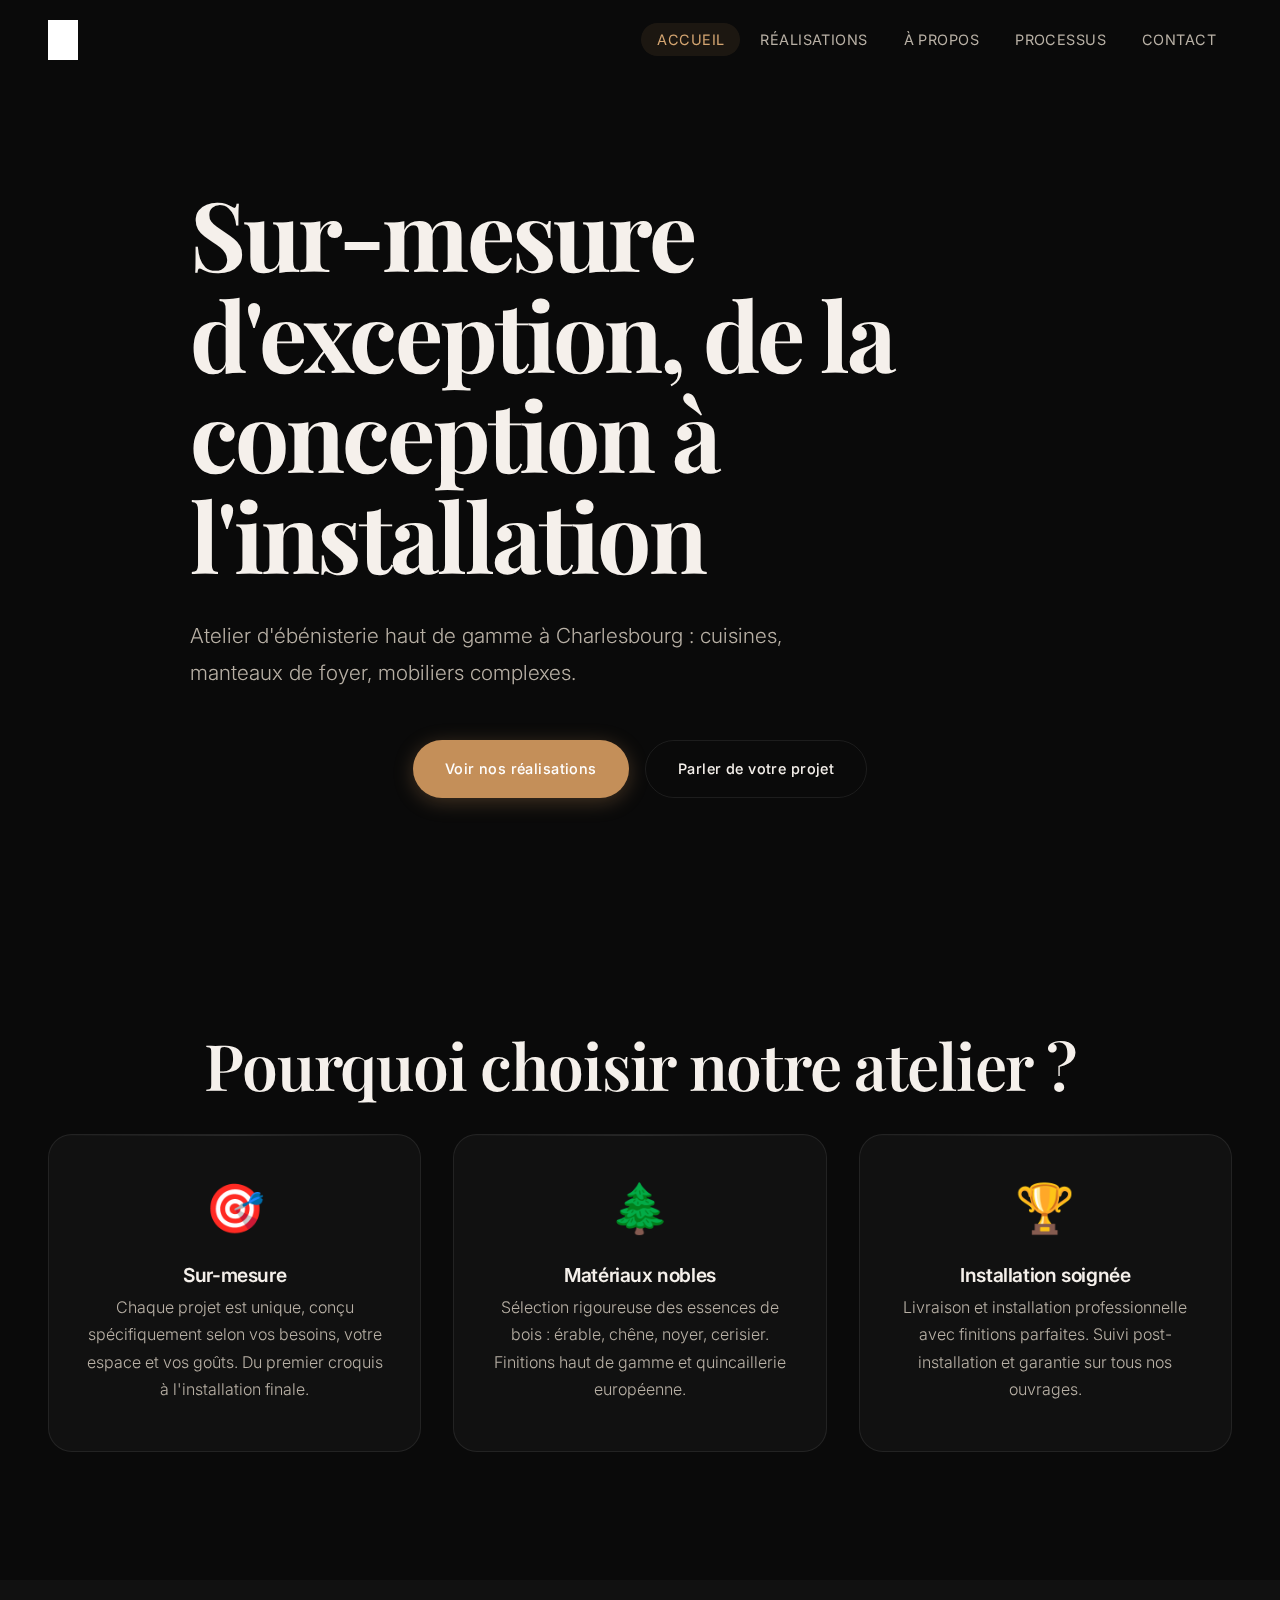
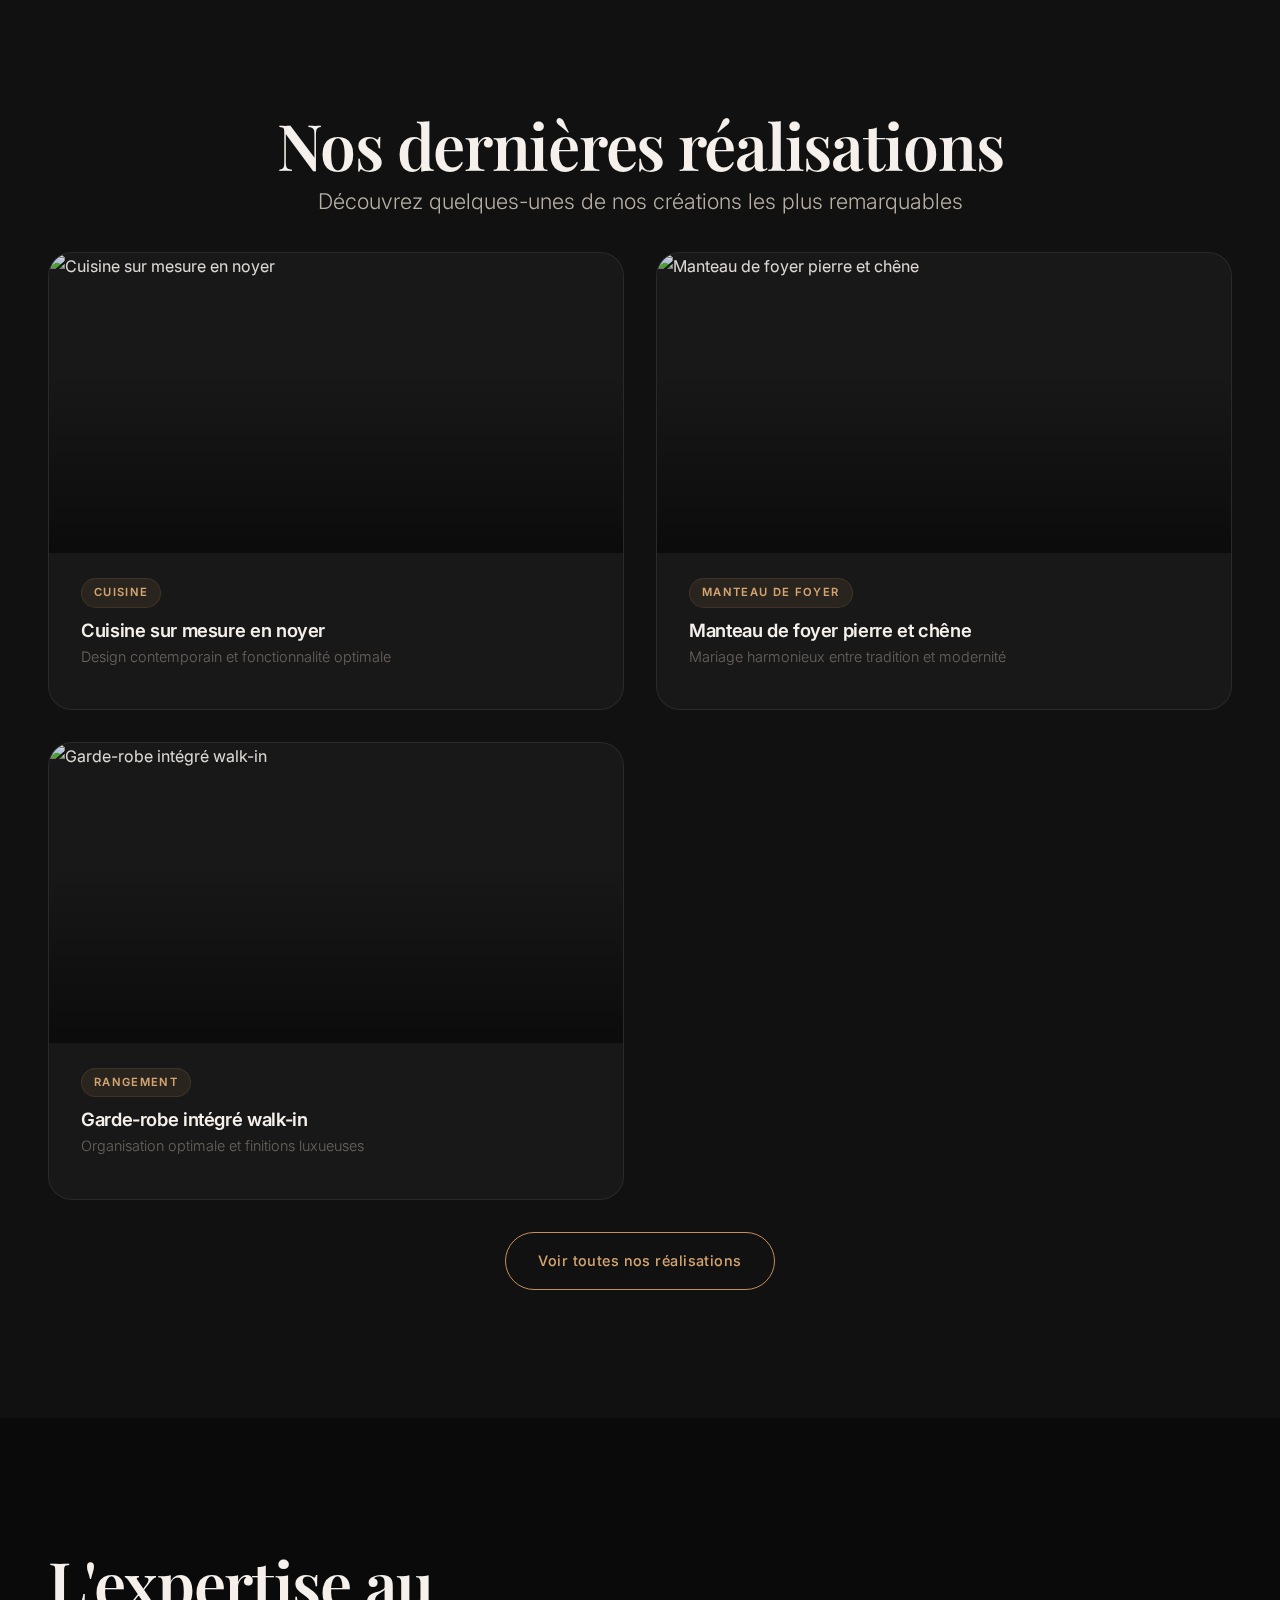
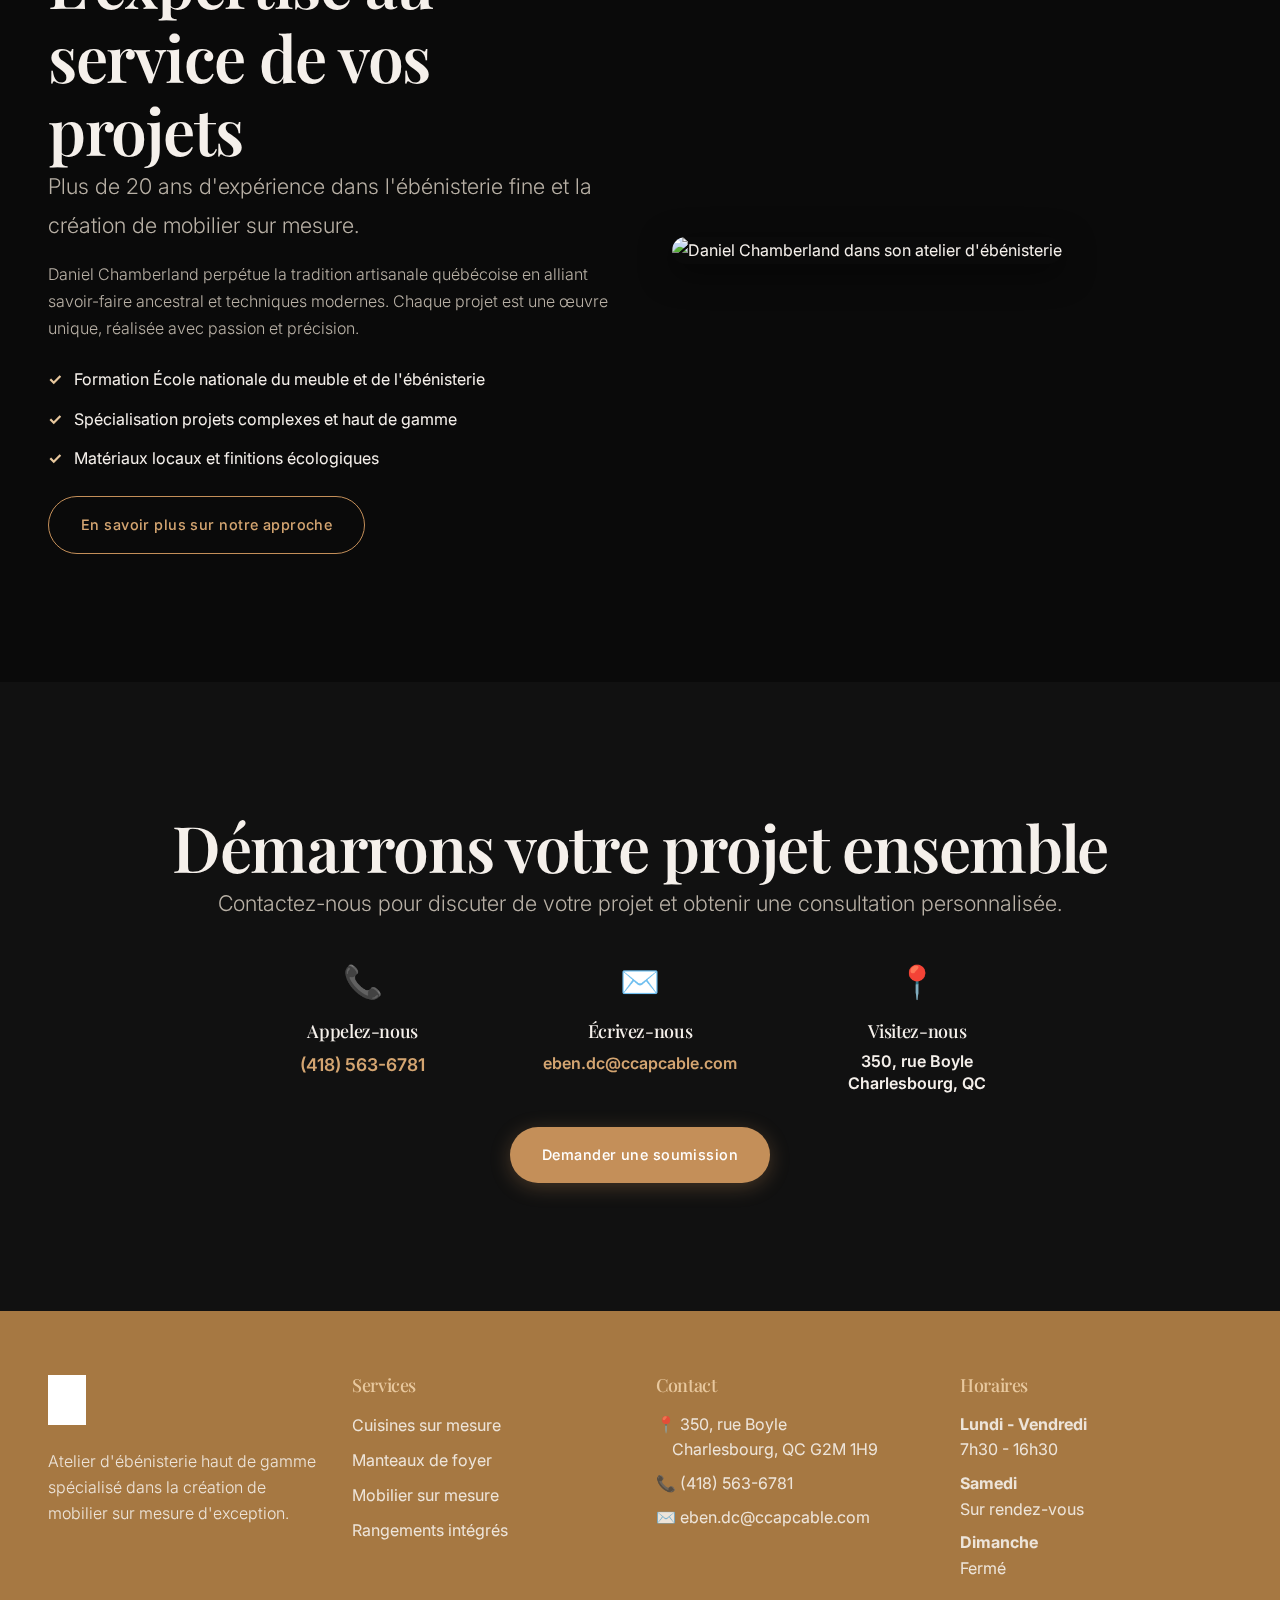
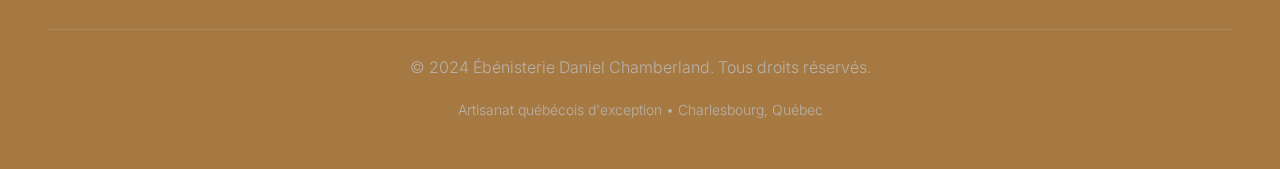
<file: index.html>
<!DOCTYPE html>
<html lang="fr" dir="ltr">
<head>
  <meta charset="UTF-8">
  <meta name="viewport" content="width=device-width, initial-scale=1.0">
  <meta name="description" content="Ébénisterie Daniel Chamberland - Atelier d'ébénisterie haut de gamme à Charlesbourg. Cuisines, manteaux de foyer, mobiliers complexes sur mesure d'exception.">
  <meta name="keywords" content="ébénisterie, cuisine sur mesure, manteau foyer, mobilier, Charlesbourg, Québec, artisan, bois, haut de gamme">
  <meta name="author" content="Ébénisterie Daniel Chamberland">
  <meta name="robots" content="index, follow">
  <meta name="theme-color" content="#7a5230">
  
  <!-- Open Graph -->
  <meta property="og:title" content="Ébénisterie Daniel Chamberland - Sur-mesure d'exception">
  <meta property="og:description" content="Atelier d'ébénisterie haut de gamme à Charlesbourg : cuisines, manteaux de foyer, mobiliers complexes.">
  <meta property="og:type" content="website">
  <meta property="og:url" content="https://ebenisteriechamberland.com">
  <meta property="og:image" content="https://ebenisteriechamberland.com/assets/img/og-image.jpg">
  <meta property="og:locale" content="fr_CA">
  
  <!-- Twitter Card -->
  <meta name="twitter:card" content="summary_large_image">
  <meta name="twitter:title" content="Ébénisterie Daniel Chamberland">
  <meta name="twitter:description" content="Sur-mesure d'exception, de la conception à l'installation">
  <meta name="twitter:image" content="https://ebenisteriechamberland.com/assets/img/twitter-card.jpg">
  
  <!-- Favicons -->
  <link rel="icon" type="image/svg+xml" href="./assets/favicon.svg">
  <link rel="apple-touch-icon" href="./assets/icons/apple-touch-icon.png">
  <link rel="manifest" href="./manifest.json">
  
  <!-- Preconnect pour performance -->
  <link rel="preconnect" href="https://fonts.googleapis.com">
  <link rel="preconnect" href="https://fonts.gstatic.com" crossorigin>
  
  <!-- CSS -->
  <link rel="stylesheet" href="./style.css">
  
  <!-- Schema.org JSON-LD -->
  <script type="application/ld+json">
  {
    "@context": "https://schema.org",
    "@type": "LocalBusiness",
    "@id": "https://ebenisteriechamberland.com",
    "name": "Ébénisterie Daniel Chamberland",
    "alternateName": "Daniel Chamberland Ébéniste",
    "description": "Atelier d'ébénisterie haut de gamme spécialisé dans les cuisines, manteaux de foyer et mobiliers complexes sur mesure à Charlesbourg, Québec.",
    "url": "https://ebenisteriechamberland.com",
    "telephone": "+1-418-563-6781",
    "faxNumber": "+1-418-849-7710",
    "email": "eben.dc@ccapcable.com",
    "address": {
      "@type": "PostalAddress",
      "streetAddress": "350, rue Boyle",
      "addressLocality": "Charlesbourg", 
      "addressRegion": "QC",
      "postalCode": "G2M 1H9",
      "addressCountry": "CA"
    },
    "geo": {
      "@type": "GeoCoordinates",
      "latitude": "46.8389",
      "longitude": "-71.2918"
    },
    "openingHours": [
      "Mo-Fr 07:30-16:30",
      "Sa 08:00-12:00"
    ],
    "priceRange": "$$$",
    "serviceArea": {
      "@type": "GeoCircle",
      "geoMidpoint": {
        "@type": "GeoCoordinates",
        "latitude": "46.8389",
        "longitude": "-71.2918"
      },
      "geoRadius": "100000"
    },
    "hasOfferCatalog": {
      "@type": "OfferCatalog",
      "name": "Services d'ébénisterie",
      "itemListElement": [
        {
          "@type": "Offer",
          "itemOffered": {
            "@type": "Service",
            "name": "Cuisine sur mesure",
            "description": "Conception et fabrication de cuisines sur mesure en bois massif"
          }
        },
        {
          "@type": "Offer", 
          "itemOffered": {
            "@type": "Service",
            "name": "Manteau de foyer",
            "description": "Création de manteaux de foyer personnalisés"
          }
        },
        {
          "@type": "Offer",
          "itemOffered": {
            "@type": "Service", 
            "name": "Mobilier sur mesure",
            "description": "Fabrication de meubles sur mesure pour tous les besoins"
          }
        }
      ]
    },
    "founder": {
      "@type": "Person",
      "name": "Daniel Chamberland"
    },
    "sameAs": [
      "https://www.facebook.com/ebenisteriechamberland",
      "https://www.instagram.com/ebenisteriechamberland"
    ]
  }
  </script>
  
  <title>Ébénisterie Daniel Chamberland - Sur-mesure d'exception à Charlesbourg</title>
</head>

<body>
  <!-- Navigation -->
  <nav class="navbar" role="navigation" aria-label="Navigation principale">
    <div class="container">
      <div class="nav-container">
        <a href="./" class="nav-brand" aria-label="Accueil Ébénisterie Daniel Chamberland">
          <img src="./assets/logo.png" alt="Logo Ébénisterie Daniel Chamberland" class="nav-logo">
        </a>
        
        <ul class="nav-menu" role="menubar">
          <li role="none">
            <a href="./" class="nav-link active" role="menuitem">Accueil</a>
          </li>
          <li role="none">
            <a href="./realisations.html" class="nav-link" role="menuitem">Réalisations</a>
          </li>
          <li role="none">
            <a href="./a-propos.html" class="nav-link" role="menuitem">À propos</a>
          </li>
          <li role="none">
            <a href="./processus.html" class="nav-link" role="menuitem">Processus</a>
          </li>
          <li role="none">
            <a href="./contact.html" class="nav-link" role="menuitem">Contact</a>
          </li>
        </ul>
        
        <button class="nav-toggle" aria-expanded="false" aria-controls="nav-menu" aria-label="Ouvrir le menu">
          <span></span>
          <span></span>
          <span></span>
        </button>
      </div>
    </div>
  </nav>

  <!-- Section Héro -->
  <section class="hero" id="accueil" role="banner">
    <div class="hero-bg" aria-hidden="true">
      <!-- L'image sera chargée via CSS ou JS pour l'optimisation -->
    </div>
    <div class="hero-overlay" aria-hidden="true"></div>
    
    <div class="container">
      <div class="hero-content">
        <h1 class="hero-title">Sur-mesure d'exception, de la conception à l'installation</h1>
        <p class="hero-subtitle">
          Atelier d'ébénisterie haut de gamme à Charlesbourg : cuisines, manteaux de foyer, mobiliers complexes.
        </p>
        <div class="d-flex gap-lg justify-center">
          <a href="./realisations.html" class="btn btn-primary">
            Voir nos réalisations
          </a>
          <a href="./contact.html" class="btn btn-secondary">
            Parler de votre projet
          </a>
        </div>
      </div>
    </div>
  </section>

  <!-- Section USP (Unique Selling Points) -->
  <section class="section" id="usp" aria-labelledby="usp-title">
    <div class="container">
      <h2 id="usp-title" class="text-center mb-2xl">Pourquoi choisir notre atelier ?</h2>
      
      <div class="grid grid-3">
        <article class="card text-center">
          <div class="card-content">
            <div style="font-size: 3rem; color: var(--accent); margin-bottom: var(--space-lg);" aria-hidden="true">🎯</div>
            <h3 class="card-title">Sur-mesure</h3>
            <p class="card-text">
              Chaque projet est unique, conçu spécifiquement selon vos besoins, votre espace et vos goûts. 
              Du premier croquis à l'installation finale.
            </p>
          </div>
        </article>
        
        <article class="card text-center">
          <div class="card-content">
            <div style="font-size: 3rem; color: var(--accent); margin-bottom: var(--space-lg);" aria-hidden="true">🌲</div>
            <h3 class="card-title">Matériaux nobles</h3>
            <p class="card-text">
              Sélection rigoureuse des essences de bois : érable, chêne, noyer, cerisier. 
              Finitions haut de gamme et quincaillerie européenne.
            </p>
          </div>
        </article>
        
        <article class="card text-center">
          <div class="card-content">
            <div style="font-size: 3rem; color: var(--accent); margin-bottom: var(--space-lg);" aria-hidden="true">🏆</div>
            <h3 class="card-title">Installation soignée</h3>
            <p class="card-text">
              Livraison et installation professionnelle avec finitions parfaites. 
              Suivi post-installation et garantie sur tous nos ouvrages.
            </p>
          </div>
        </article>
      </div>
    </div>
  </section>

  <!-- Section Réalisations Vedettes -->
  <section class="section" id="realisations-vedettes" aria-labelledby="vedettes-title" style="background-color: var(--bg-secondary);">
    <div class="container">
      <header class="text-center mb-2xl">
        <h2 id="vedettes-title">Nos dernières réalisations</h2>
        <p class="lead">Découvrez quelques-unes de nos créations les plus remarquables</p>
      </header>
      
      <div class="projects-grid" id="featured-projects">
        <!-- Le contenu sera chargé dynamiquement via JavaScript -->
        <article class="project-card">
          <div class="project-image">
            <img data-src="./assets/img/cuisine-noyer-1.webp" alt="Cuisine sur mesure en noyer" class="gallery-img" data-title="Cuisine sur mesure en noyer" data-description="Design contemporain et fonctionnalité optimale">
            <div class="project-overlay"></div>
          </div>
          <div class="project-info">
            <span class="project-category">Cuisine</span>
            <h3 class="project-title">
              <a href="projet.html?id=cuisine-noyer-moderne">Cuisine sur mesure en noyer</a>
            </h3>
            <p class="project-subtitle">Design contemporain et fonctionnalité optimale</p>
          </div>
        </article>
        
        <article class="project-card">
          <div class="project-image">
            <img data-src="./assets/img/manteau-pierre-1.webp" alt="Manteau de foyer pierre et chêne" class="gallery-img" data-title="Manteau de foyer pierre et chêne" data-description="Mariage harmonieux entre tradition et modernité">
            <div class="project-overlay"></div>
          </div>
          <div class="project-info">
            <span class="project-category">Manteau de foyer</span>
            <h3 class="project-title">
              <a href="projet.html?id=manteau-foyer-pierre-chene">Manteau de foyer pierre et chêne</a>
            </h3>
            <p class="project-subtitle">Mariage harmonieux entre tradition et modernité</p>
          </div>
        </article>
        
        <article class="project-card">
          <div class="project-image">
            <img data-src="./assets/img/garde-robe-1.webp" alt="Garde-robe intégré walk-in" class="gallery-img" data-title="Garde-robe intégré walk-in" data-description="Organisation optimale et finitions luxueuses">
            <div class="project-overlay"></div>
          </div>
          <div class="project-info">
            <span class="project-category">Rangement</span>
            <h3 class="project-title">
              <a href="projet.html?id=garde-robe-integre">Garde-robe intégré walk-in</a>
            </h3>
            <p class="project-subtitle">Organisation optimale et finitions luxueuses</p>
          </div>
        </article>
      </div>
      
      <div class="text-center mt-2xl">
        <a href="./realisations.html" class="btn btn-outline">
          Voir toutes nos réalisations
        </a>
      </div>
    </div>
  </section>

  <!-- Section À propos (résumé) -->
  <section class="section" id="apropos-resume" aria-labelledby="apropos-title">
    <div class="container">
      <div class="grid grid-2" style="align-items: center; gap: var(--space-4xl);">
        <div>
          <h2 id="apropos-title">L'expertise au service de vos projets</h2>
          <p class="lead">
            Plus de 20 ans d'expérience dans l'ébénisterie fine et la création de mobilier sur mesure.
          </p>
          <p>
            Daniel Chamberland perpétue la tradition artisanale québécoise en alliant savoir-faire ancestral 
            et techniques modernes. Chaque projet est une œuvre unique, réalisée avec passion et précision.
          </p>
          <ul style="list-style: none; padding: 0; margin: var(--space-xl) 0;">
            <li style="margin-bottom: var(--space-md); display: flex; align-items: center; gap: var(--space-md);">
              <span style="color: var(--accent); font-weight: bold;">✓</span>
              Formation École nationale du meuble et de l'ébénisterie
            </li>
            <li style="margin-bottom: var(--space-md); display: flex; align-items: center; gap: var(--space-md);">
              <span style="color: var(--accent); font-weight: bold;">✓</span>
              Spécialisation projets complexes et haut de gamme
            </li>
            <li style="margin-bottom: var(--space-md); display: flex; align-items: center; gap: var(--space-md);">
              <span style="color: var(--accent); font-weight: bold;">✓</span>
              Matériaux locaux et finitions écologiques
            </li>
          </ul>
          <a href="./a-propos.html" class="btn btn-outline">
            En savoir plus sur notre approche
          </a>
        </div>
        
        <div>
          <img 
            data-src="./assets/img/atelier-daniel.webp" 
            alt="Daniel Chamberland dans son atelier d'ébénisterie" 
            style="width: 100%; height: 400px; object-fit: cover; border-radius: var(--radius-lg); box-shadow: var(--shadow-lg);"
          >
        </div>
      </div>
    </div>
  </section>

  <!-- Section Contact rapide -->
  <section class="section" id="contact-rapide" aria-labelledby="contact-title" style="background-color: var(--bg-secondary);">
    <div class="container text-center">
      <h2 id="contact-title">Démarrons votre projet ensemble</h2>
      <p class="lead mb-2xl">
        Contactez-nous pour discuter de votre projet et obtenir une consultation personnalisée.
      </p>
      
      <div class="grid grid-3" style="max-width: 800px; margin: 0 auto;">
        <div>
          <div style="font-size: 2rem; color: var(--accent); margin-bottom: var(--space-md);" aria-hidden="true">📞</div>
          <h3 style="font-size: 1.125rem; margin-bottom: var(--space-sm);">Appelez-nous</h3>
          <a href="tel:+14185636781" style="font-weight: 600; font-size: 1.1rem;">(418) 563-6781</a>
        </div>
        
        <div>
          <div style="font-size: 2rem; color: var(--accent); margin-bottom: var(--space-md);" aria-hidden="true">✉️</div>
          <h3 style="font-size: 1.125rem; margin-bottom: var(--space-sm);">Écrivez-nous</h3>
          <a href="mailto:eben.dc@ccapcable.com" style="font-weight: 600;">eben.dc@ccapcable.com</a>
        </div>
        
        <div>
          <div style="font-size: 2rem; color: var(--accent); margin-bottom: var(--space-md);" aria-hidden="true">📍</div>
          <h3 style="font-size: 1.125rem; margin-bottom: var(--space-sm);">Visitez-nous</h3>
          <address style="font-style: normal; font-weight: 600; line-height: 1.4;">
            350, rue Boyle<br>
            Charlesbourg, QC
          </address>
        </div>
      </div>
      
      <div class="mt-2xl">
        <a href="./contact.html" class="btn btn-primary">
          Demander une soumission
        </a>
      </div>
    </div>
  </section>

  <!-- Footer -->
  <footer class="section" role="contentinfo" style="background-color: var(--primary-dark); color: white; padding: var(--space-4xl) 0 var(--space-2xl);">
    <div class="container">
      <div class="grid grid-4" style="margin-bottom: var(--space-3xl);">
        <div>
          <img src="./assets/logo.png" alt="Logo Ébénisterie Daniel Chamberland" style="height: 50px; margin-bottom: var(--space-lg); filter: brightness(0) invert(1);">
          <p style="color: rgba(255, 255, 255, 0.8); line-height: 1.6;">
            Atelier d'ébénisterie haut de gamme spécialisé dans la création de mobilier sur mesure d'exception.
          </p>
        </div>
        
        <div>
          <h3 style="color: var(--accent); margin-bottom: var(--space-lg); font-size: 1.125rem;">Services</h3>
          <ul style="list-style: none; padding: 0;">
            <li style="margin-bottom: var(--space-sm);">
              <a href="./realisations.html" style="color: rgba(255, 255, 255, 0.8); text-decoration: none;">Cuisines sur mesure</a>
            </li>
            <li style="margin-bottom: var(--space-sm);">
              <a href="./realisations.html" style="color: rgba(255, 255, 255, 0.8); text-decoration: none;">Manteaux de foyer</a>
            </li>
            <li style="margin-bottom: var(--space-sm);">
              <a href="./realisations.html" style="color: rgba(255, 255, 255, 0.8); text-decoration: none;">Mobilier sur mesure</a>
            </li>
            <li style="margin-bottom: var(--space-sm);">
              <a href="./realisations.html" style="color: rgba(255, 255, 255, 0.8); text-decoration: none;">Rangements intégrés</a>
            </li>
          </ul>
        </div>
        
        <div>
          <h3 style="color: var(--accent); margin-bottom: var(--space-lg); font-size: 1.125rem;">Contact</h3>
          <address style="font-style: normal; color: rgba(255, 255, 255, 0.8); line-height: 1.6;">
            <div style="margin-bottom: var(--space-sm);">
              📍 350, rue Boyle<br>
              &nbsp;&nbsp;&nbsp;&nbsp;Charlesbourg, QC G2M 1H9
            </div>
            <div style="margin-bottom: var(--space-sm);">
              📞 <a href="tel:+14185636781" style="color: rgba(255, 255, 255, 0.8);">(418) 563-6781</a>
            </div>
            <div style="margin-bottom: var(--space-sm);">
              ✉️ <a href="mailto:eben.dc@ccapcable.com" style="color: rgba(255, 255, 255, 0.8);">eben.dc@ccapcable.com</a>
            </div>
          </address>
        </div>
        
        <div>
          <h3 style="color: var(--accent); margin-bottom: var(--space-lg); font-size: 1.125rem;">Horaires</h3>
          <div style="color: rgba(255, 255, 255, 0.8); line-height: 1.6;">
            <div style="margin-bottom: var(--space-sm);">
              <strong>Lundi - Vendredi</strong><br>
              7h30 - 16h30
            </div>
            <div style="margin-bottom: var(--space-sm);">
              <strong>Samedi</strong><br>
              Sur rendez-vous
            </div>
            <div>
              <strong>Dimanche</strong><br>
              Fermé
            </div>
          </div>
        </div>
      </div>
      
      <div style="border-top: 1px solid rgba(255, 255, 255, 0.1); padding-top: var(--space-xl); text-align: center; color: rgba(255, 255, 255, 0.6);">
        <p>&copy; 2024 Ébénisterie Daniel Chamberland. Tous droits réservés.</p>
        <p style="font-size: 0.875rem; margin-top: var(--space-sm);">
          Artisanat québécois d'exception • Charlesbourg, Québec
        </p>
      </div>
    </div>
  </footer>

  <!-- Scripts -->
  <script src="./script.js"></script>
</body>
</html>
</file>
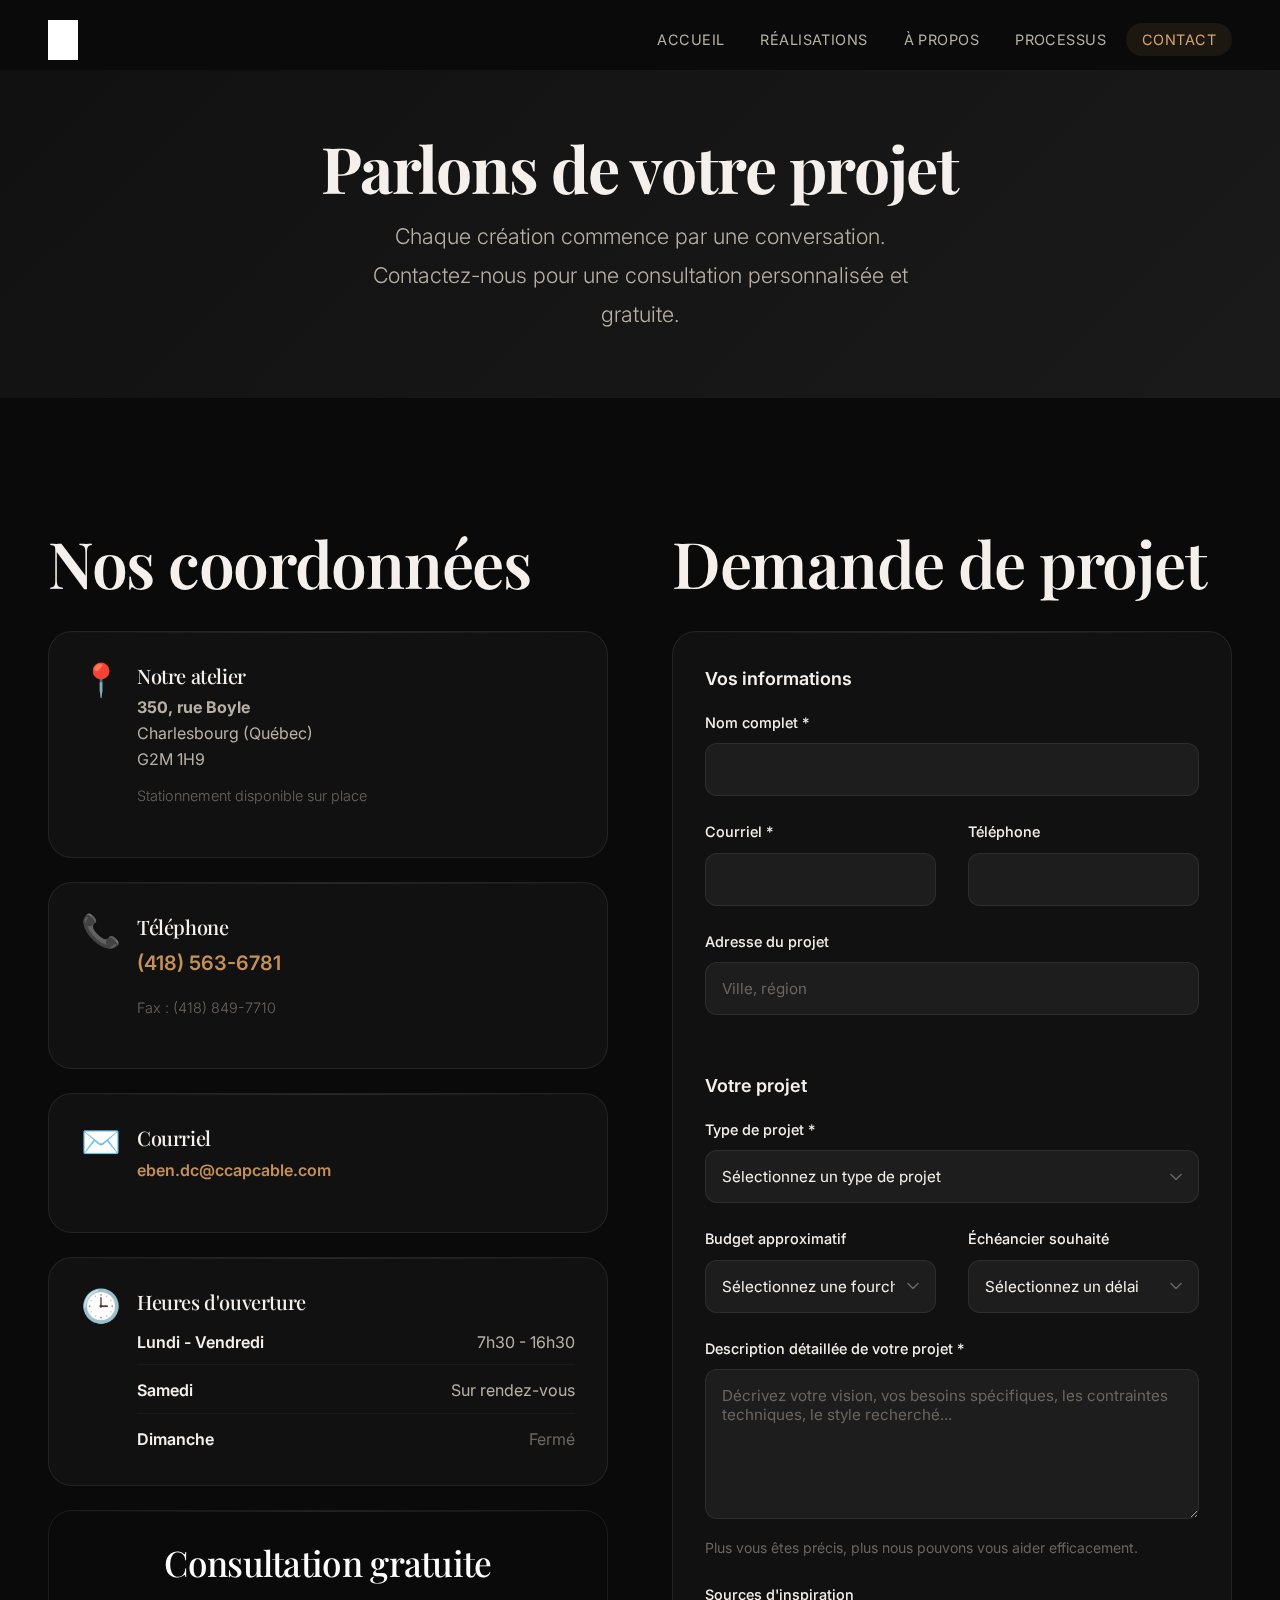
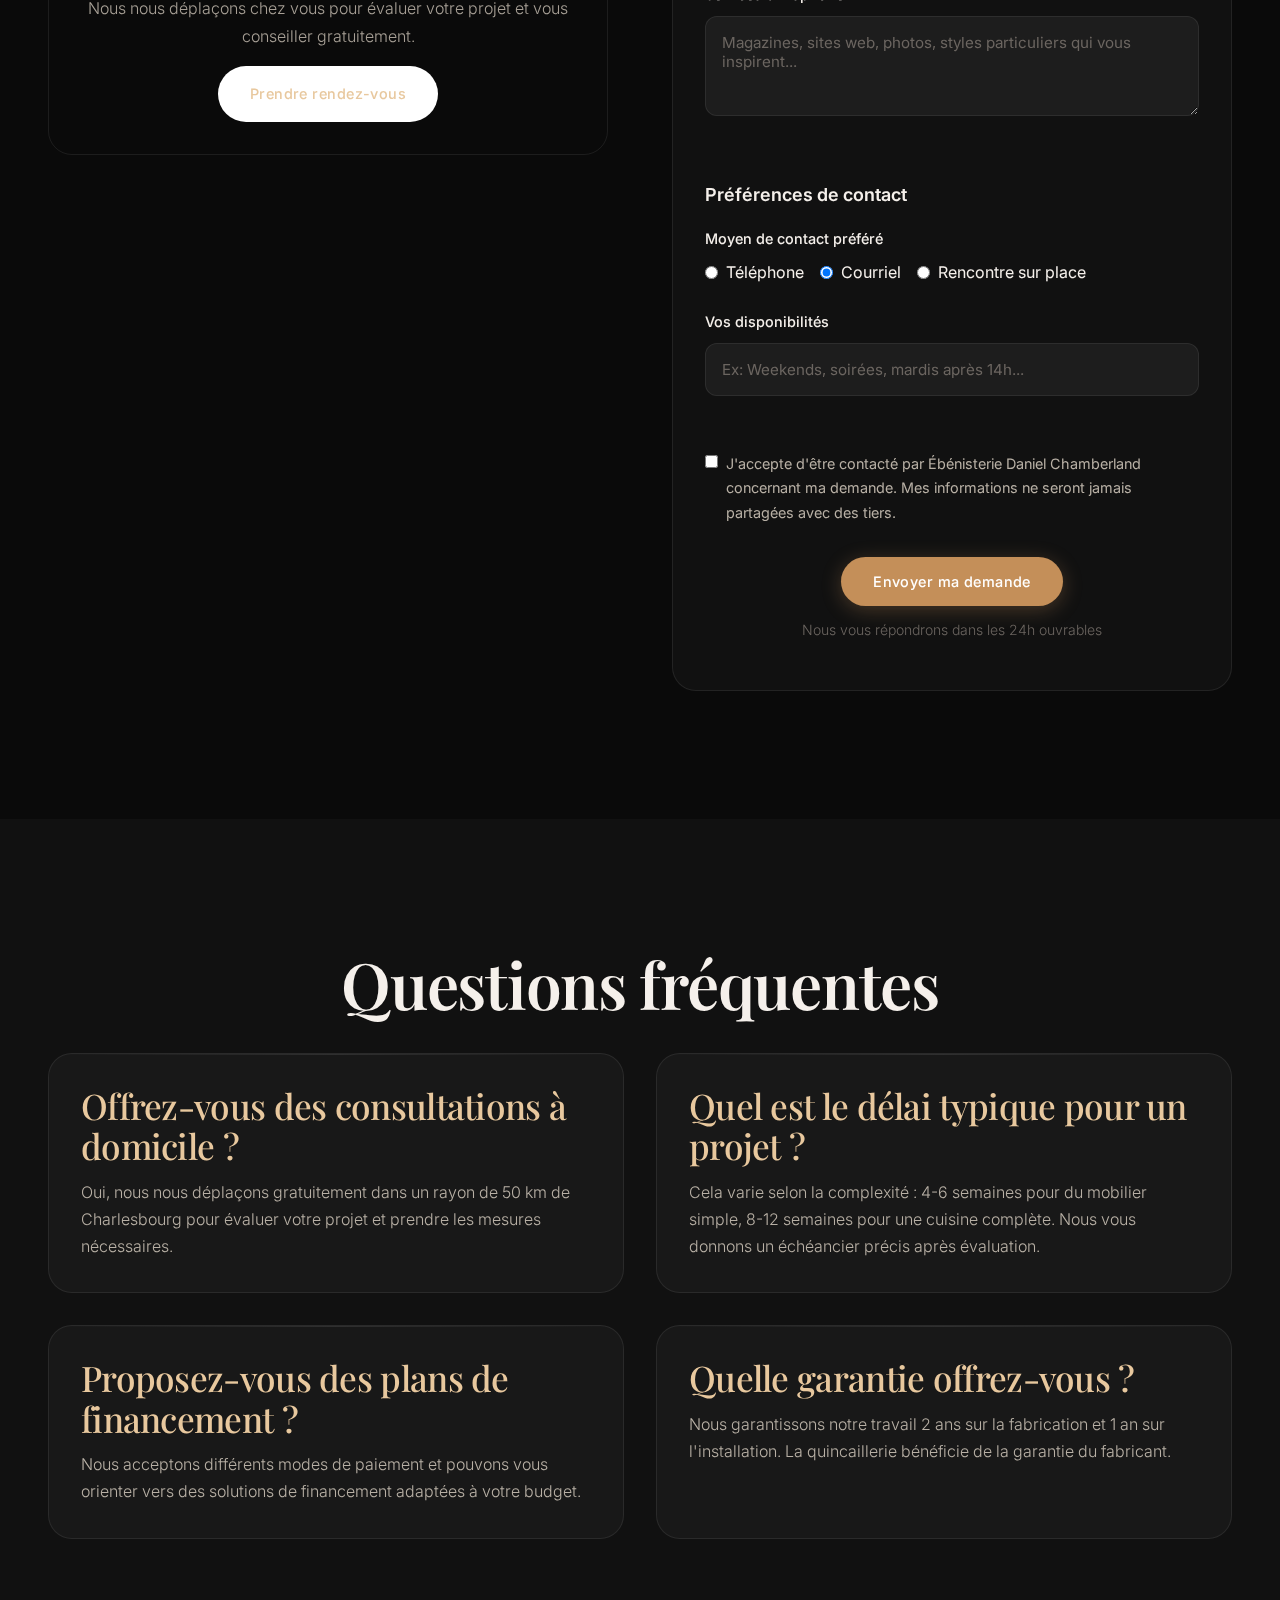
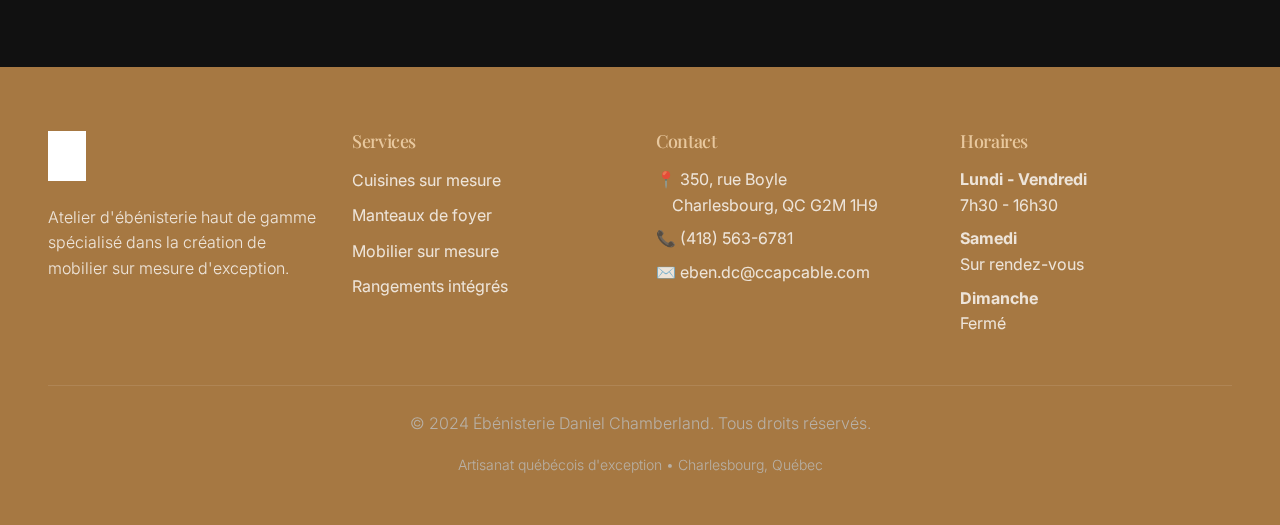
<file: contact.html>
<!DOCTYPE html>
<html lang="fr" dir="ltr">
<head>
  <meta charset="UTF-8">
  <meta name="viewport" content="width=device-width, initial-scale=1.0">
  <meta name="description" content="Contactez Ébénisterie Daniel Chamberland pour votre projet sur mesure. Consultation gratuite, devis personnalisé. Charlesbourg, Québec.">
  <meta name="keywords" content="contact ébénisterie, devis, consultation, projet sur mesure, Daniel Chamberland, Charlesbourg">
  <meta name="robots" content="index, follow">
  <meta name="theme-color" content="#7a5230">
  
  <!-- Open Graph -->
  <meta property="og:title" content="Contact - Ébénisterie Daniel Chamberland">
  <meta property="og:description" content="Parlons de votre projet d'ébénisterie sur mesure. Consultation personnalisée et devis gratuit.">
  <meta property="og:type" content="website">
  <meta property="og:url" content="https://ebenisteriechamberland.com/contact.html">
  
  <!-- Favicons -->
  <link rel="icon" type="image/svg+xml" href="./assets/favicon.svg">
  
  <!-- CSS -->
  <link rel="stylesheet" href="./style.css">
  
  <title>Contact - Ébénisterie Daniel Chamberland</title>
</head>

<body>
  <!-- Navigation -->
  <nav class="navbar" role="navigation" aria-label="Navigation principale">
    <div class="container">
      <div class="nav-container">
        <a href="./" class="nav-brand" aria-label="Accueil Ébénisterie Daniel Chamberland">
          <img src="./assets/logo.png" alt="Logo Ébénisterie Daniel Chamberland" class="nav-logo">
        </a>
        
        <ul class="nav-menu" role="menubar">
          <li role="none">
            <a href="./" class="nav-link" role="menuitem">Accueil</a>
          </li>
          <li role="none">
            <a href="./realisations.html" class="nav-link" role="menuitem">Réalisations</a>
          </li>
          <li role="none">
            <a href="./a-propos.html" class="nav-link" role="menuitem">À propos</a>
          </li>
          <li role="none">
            <a href="./processus.html" class="nav-link" role="menuitem">Processus</a>
          </li>
          <li role="none">
            <a href="./contact.html" class="nav-link active" role="menuitem">Contact</a>
          </li>
        </ul>
        
        <button class="nav-toggle" aria-expanded="false" aria-controls="nav-menu" aria-label="Ouvrir le menu">
          <span></span>
          <span></span>
          <span></span>
        </button>
      </div>
    </div>
  </nav>

  <!-- En-tête de page -->
  <header class="section-sm" style="background: linear-gradient(135deg, var(--bg-secondary), var(--bg-tertiary)); margin-top: 70px;">
    <div class="container text-center">
      <h1 style="font-size: clamp(2.5rem, 5vw, 4rem); margin-bottom: var(--space-lg);">Parlons de votre projet</h1>
      <p class="lead" style="max-width: 600px; margin: 0 auto;">
        Chaque création commence par une conversation. Contactez-nous pour une consultation personnalisée et gratuite.
      </p>
    </div>
  </header>

  <!-- Section principale -->
  <main class="section" role="main">
    <div class="container">
      <div class="grid grid-2" style="gap: var(--space-4xl); align-items: start;">
        
        <!-- Informations de contact -->
        <div>
          <h2 style="margin-bottom: var(--space-2xl);">Nos coordonnées</h2>
          
          <!-- Adresse -->
          <div class="card" style="margin-bottom: var(--space-xl);">
            <div class="card-content">
              <div style="display: flex; align-items: flex-start; gap: var(--space-lg);">
                <div style="font-size: 2rem; color: var(--accent); line-height: 1;">📍</div>
                <div>
                  <h3 style="font-size: 1.25rem; margin-bottom: var(--space-sm); color: var(--text);">Notre atelier</h3>
                  <address style="font-style: normal; color: var(--text-secondary); line-height: 1.6;">
                    <strong>350, rue Boyle</strong><br>
                    Charlesbourg (Québec)<br>
                    G2M 1H9
                  </address>
                  <p style="margin-top: var(--space-md); font-size: 0.9rem; color: var(--text-muted);">
                    Stationnement disponible sur place
                  </p>
                </div>
              </div>
            </div>
          </div>

          <!-- Téléphone -->
          <div class="card" style="margin-bottom: var(--space-xl);">
            <div class="card-content">
              <div style="display: flex; align-items: flex-start; gap: var(--space-lg);">
                <div style="font-size: 2rem; color: var(--accent); line-height: 1;">📞</div>
                <div>
                  <h3 style="font-size: 1.25rem; margin-bottom: var(--space-sm); color: var(--text);">Téléphone</h3>
                  <p>
                    <a href="tel:+14185636781" style="font-size: 1.25rem; font-weight: 600; color: var(--primary);">(418) 563-6781</a>
                  </p>
                  <p style="margin-top: var(--space-sm); font-size: 0.9rem; color: var(--text-muted);">
                    Fax : (418) 849-7710
                  </p>
                </div>
              </div>
            </div>
          </div>

          <!-- Email -->
          <div class="card" style="margin-bottom: var(--space-xl);">
            <div class="card-content">
              <div style="display: flex; align-items: flex-start; gap: var(--space-lg);">
                <div style="font-size: 2rem; color: var(--accent); line-height: 1;">✉️</div>
                <div>
                  <h3 style="font-size: 1.25rem; margin-bottom: var(--space-sm); color: var(--text);">Courriel</h3>
                  <p>
                    <a href="mailto:eben.dc@ccapcable.com" style="font-weight: 600; color: var(--primary);">eben.dc@ccapcable.com</a>
                  </p>
                </div>
              </div>
            </div>
          </div>

          <!-- Horaires -->
          <div class="card" style="margin-bottom: var(--space-xl);">
            <div class="card-content">
              <div style="display: flex; align-items: flex-start; gap: var(--space-lg);">
                <div style="font-size: 2rem; color: var(--accent); line-height: 1;">🕒</div>
                <div style="width: 100%;">
                  <h3 style="font-size: 1.25rem; margin-bottom: var(--space-lg); color: var(--text);">Heures d'ouverture</h3>
                  <div style="display: grid; gap: var(--space-md);">
                    <div style="display: flex; justify-content: space-between; align-items: center; padding-bottom: var(--space-sm); border-bottom: 1px solid var(--bg-tertiary);">
                      <span style="font-weight: 600;">Lundi - Vendredi</span>
                      <span style="color: var(--text-secondary);">7h30 - 16h30</span>
                    </div>
                    <div style="display: flex; justify-content: space-between; align-items: center; padding-bottom: var(--space-sm); border-bottom: 1px solid var(--bg-tertiary);">
                      <span style="font-weight: 600;">Samedi</span>
                      <span style="color: var(--text-secondary);">Sur rendez-vous</span>
                    </div>
                    <div style="display: flex; justify-content: space-between; align-items: center;">
                      <span style="font-weight: 600;">Dimanche</span>
                      <span style="color: var(--text-muted);">Fermé</span>
                    </div>
                  </div>
                </div>
              </div>
            </div>
          </div>

          <!-- Consultation -->
          <div class="card" style="background: linear-gradient(135deg, var(--accent-light), var(--accent)); color: white;">
            <div class="card-content text-center">
              <h3 style="color: white; margin-bottom: var(--space-md);">Consultation gratuite</h3>
              <p style="margin-bottom: var(--space-lg); opacity: 0.9;">
                Nous nous déplaçons chez vous pour évaluer votre projet et vous conseiller gratuitement.
              </p>
              <a href="tel:+14185636781" class="btn" style="background: white; color: var(--accent); border: none;">
                Prendre rendez-vous
              </a>
            </div>
          </div>
        </div>

        <!-- Formulaire de contact -->
        <div>
          <h2 style="margin-bottom: var(--space-2xl);">Demande de projet</h2>
          
          <form id="contact-form" action="mailto:eben.dc@ccapcable.com" method="post" enctype="text/plain" class="card">
            <div class="card-content">
              
              <!-- Informations personnelles -->
              <fieldset style="border: none; margin: 0; padding: 0;">
                <legend style="font-size: 1.125rem; font-weight: 600; color: var(--text); margin-bottom: var(--space-lg);">
                  Vos informations
                </legend>
                
                <div class="form-group">
                  <label for="nom" class="form-label">Nom complet *</label>
                  <input 
                    type="text" 
                    id="nom" 
                    name="nom" 
                    class="form-input"
                    required
                    autocomplete="name"
                  >
                </div>

                <div class="grid grid-2">
                  <div class="form-group">
                    <label for="email" class="form-label">Courriel *</label>
                    <input 
                      type="email" 
                      id="email" 
                      name="email" 
                      class="form-input"
                      required
                      autocomplete="email"
                    >
                  </div>

                  <div class="form-group">
                    <label for="telephone" class="form-label">Téléphone</label>
                    <input 
                      type="tel" 
                      id="telephone" 
                      name="telephone" 
                      class="form-input"
                      autocomplete="tel"
                    >
                  </div>
                </div>

                <div class="form-group">
                  <label for="adresse" class="form-label">Adresse du projet</label>
                  <input 
                    type="text" 
                    id="adresse" 
                    name="adresse" 
                    class="form-input"
                    placeholder="Ville, région"
                    autocomplete="address-line1"
                  >
                </div>
              </fieldset>

              <!-- Détails du projet -->
              <fieldset style="border: none; margin: var(--space-2xl) 0 0 0; padding: 0;">
                <legend style="font-size: 1.125rem; font-weight: 600; color: var(--text); margin-bottom: var(--space-lg);">
                  Votre projet
                </legend>

                <div class="form-group">
                  <label for="type-projet" class="form-label">Type de projet *</label>
                  <select id="type-projet" name="type-projet" class="form-select" required>
                    <option value="">Sélectionnez un type de projet</option>
                    <option value="cuisine">Cuisine sur mesure</option>
                    <option value="manteau-foyer">Manteau de foyer</option>
                    <option value="mobilier">Mobilier sur mesure</option>
                    <option value="rangement">Solutions de rangement</option>
                    <option value="bibliotheque">Bibliothèque / Bureau</option>
                    <option value="salle-bain">Vanité salle de bain</option>
                    <option value="renovation">Rénovation complète</option>
                    <option value="autre">Autre projet</option>
                  </select>
                </div>

                <div class="grid grid-2">
                  <div class="form-group">
                    <label for="budget" class="form-label">Budget approximatif</label>
                    <select id="budget" name="budget" class="form-select">
                      <option value="">Sélectionnez une fourchette</option>
                      <option value="10000-25000">10 000$ - 25 000$</option>
                      <option value="25000-50000">25 000$ - 50 000$</option>
                      <option value="50000-100000">50 000$ - 100 000$</option>
                      <option value="100000+">100 000$ et plus</option>
                      <option value="a-discuter">À discuter</option>
                    </select>
                  </div>

                  <div class="form-group">
                    <label for="echeancier" class="form-label">Échéancier souhaité</label>
                    <select id="echeancier" name="echeancier" class="form-select">
                      <option value="">Sélectionnez un délai</option>
                      <option value="urgent">Moins de 3 mois</option>
                      <option value="court">3-6 mois</option>
                      <option value="moyen">6-12 mois</option>
                      <option value="long">Plus de 12 mois</option>
                      <option value="flexible">Flexible</option>
                    </select>
                  </div>
                </div>

                <div class="form-group">
                  <label for="description" class="form-label">Description détaillée de votre projet *</label>
                  <textarea 
                    id="description" 
                    name="description" 
                    class="form-textarea"
                    required
                    placeholder="Décrivez votre vision, vos besoins spécifiques, les contraintes techniques, le style recherché..."
                    style="min-height: 150px;"
                  ></textarea>
                  <div style="font-size: 0.875rem; color: var(--text-muted); margin-top: var(--space-sm);">
                    Plus vous êtes précis, plus nous pouvons vous aider efficacement.
                  </div>
                </div>

                <div class="form-group">
                  <label for="inspiration" class="form-label">Sources d'inspiration</label>
                  <textarea 
                    id="inspiration" 
                    name="inspiration" 
                    class="form-textarea"
                    placeholder="Magazines, sites web, photos, styles particuliers qui vous inspirent..."
                    style="min-height: 100px;"
                  ></textarea>
                </div>
              </fieldset>

              <!-- Préférences de contact -->
              <fieldset style="border: none; margin: var(--space-2xl) 0 0 0; padding: 0;">
                <legend style="font-size: 1.125rem; font-weight: 600; color: var(--text); margin-bottom: var(--space-lg);">
                  Préférences de contact
                </legend>

                <div class="form-group">
                  <label for="contact-pref" class="form-label">Moyen de contact préféré</label>
                  <div style="display: flex; gap: var(--space-lg); flex-wrap: wrap;">
                    <label style="display: flex; align-items: center; gap: var(--space-sm); cursor: pointer;">
                      <input type="radio" name="contact-pref" value="telephone" style="margin: 0;">
                      <span>Téléphone</span>
                    </label>
                    <label style="display: flex; align-items: center; gap: var(--space-sm); cursor: pointer;">
                      <input type="radio" name="contact-pref" value="email" style="margin: 0;" checked>
                      <span>Courriel</span>
                    </label>
                    <label style="display: flex; align-items: center; gap: var(--space-sm); cursor: pointer;">
                      <input type="radio" name="contact-pref" value="rencontre" style="margin: 0;">
                      <span>Rencontre sur place</span>
                    </label>
                  </div>
                </div>

                <div class="form-group">
                  <label for="disponibilites" class="form-label">Vos disponibilités</label>
                  <input 
                    type="text" 
                    id="disponibilites" 
                    name="disponibilites" 
                    class="form-input"
                    placeholder="Ex: Weekends, soirées, mardis après 14h..."
                  >
                </div>
              </fieldset>

              <!-- Consentement -->
              <div class="form-group" style="margin-top: var(--space-2xl);">
                <label style="display: flex; align-items: flex-start; gap: var(--space-sm); cursor: pointer; font-size: 0.9rem; color: var(--text-secondary);">
                  <input type="checkbox" name="consentement" required style="margin-top: 0.2rem;">
                  <span>
                    J'accepte d'être contacté par Ébénisterie Daniel Chamberland concernant ma demande. 
                    Mes informations ne seront jamais partagées avec des tiers.
                  </span>
                </label>
              </div>

              <!-- Bouton d'envoi -->
              <div class="text-center" style="margin-top: var(--space-2xl);">
                <button type="submit" class="btn btn-primary" style="min-width: 200px;">
                  Envoyer ma demande
                </button>
                <p style="font-size: 0.875rem; color: var(--text-muted); margin-top: var(--space-md);">
                  Nous vous répondrons dans les 24h ouvrables
                </p>
              </div>
            </div>
          </form>
        </div>
      </div>
    </div>
  </main>

  <!-- Section FAQ rapide -->
  <section class="section" style="background-color: var(--bg-secondary);">
    <div class="container">
      <h2 class="text-center mb-2xl">Questions fréquentes</h2>
      
      <div class="grid grid-2" style="gap: var(--space-2xl);">
        <div class="card">
          <div class="card-content">
            <h3 style="color: var(--accent); margin-bottom: var(--space-md);">Offrez-vous des consultations à domicile ?</h3>
            <p style="margin: 0;">
              Oui, nous nous déplaçons gratuitement dans un rayon de 50 km de Charlesbourg pour évaluer votre projet et prendre les mesures nécessaires.
            </p>
          </div>
        </div>
        
        <div class="card">
          <div class="card-content">
            <h3 style="color: var(--accent); margin-bottom: var(--space-md);">Quel est le délai typique pour un projet ?</h3>
            <p style="margin: 0;">
              Cela varie selon la complexité : 4-6 semaines pour du mobilier simple, 8-12 semaines pour une cuisine complète. Nous vous donnons un échéancier précis après évaluation.
            </p>
          </div>
        </div>
        
        <div class="card">
          <div class="card-content">
            <h3 style="color: var(--accent); margin-bottom: var(--space-md);">Proposez-vous des plans de financement ?</h3>
            <p style="margin: 0;">
              Nous acceptons différents modes de paiement et pouvons vous orienter vers des solutions de financement adaptées à votre budget.
            </p>
          </div>
        </div>
        
        <div class="card">
          <div class="card-content">
            <h3 style="color: var(--accent); margin-bottom: var(--space-md);">Quelle garantie offrez-vous ?</h3>
            <p style="margin: 0;">
              Nous garantissons notre travail 2 ans sur la fabrication et 1 an sur l'installation. La quincaillerie bénéficie de la garantie du fabricant.
            </p>
          </div>
        </div>
      </div>
    </div>
  </section>

  <!-- Footer -->
  <footer class="section" role="contentinfo" style="background-color: var(--primary-dark); color: white; padding: var(--space-4xl) 0 var(--space-2xl);">
    <div class="container">
      <div class="grid grid-4" style="margin-bottom: var(--space-3xl);">
        <div>
          <img src="./assets/logo.png" alt="Logo Ébénisterie Daniel Chamberland" style="height: 50px; margin-bottom: var(--space-lg); filter: brightness(0) invert(1);">
          <p style="color: rgba(255, 255, 255, 0.8); line-height: 1.6;">
            Atelier d'ébénisterie haut de gamme spécialisé dans la création de mobilier sur mesure d'exception.
          </p>
        </div>
        
        <div>
          <h3 style="color: var(--accent); margin-bottom: var(--space-lg); font-size: 1.125rem;">Services</h3>
          <ul style="list-style: none; padding: 0;">
            <li style="margin-bottom: var(--space-sm);">
              <a href="./realisations.html" style="color: rgba(255, 255, 255, 0.8); text-decoration: none;">Cuisines sur mesure</a>
            </li>
            <li style="margin-bottom: var(--space-sm);">
              <a href="./realisations.html" style="color: rgba(255, 255, 255, 0.8); text-decoration: none;">Manteaux de foyer</a>
            </li>
            <li style="margin-bottom: var(--space-sm);">
              <a href="./realisations.html" style="color: rgba(255, 255, 255, 0.8); text-decoration: none;">Mobilier sur mesure</a>
            </li>
            <li style="margin-bottom: var(--space-sm);">
              <a href="./realisations.html" style="color: rgba(255, 255, 255, 0.8); text-decoration: none;">Rangements intégrés</a>
            </li>
          </ul>
        </div>
        
        <div>
          <h3 style="color: var(--accent); margin-bottom: var(--space-lg); font-size: 1.125rem;">Contact</h3>
          <address style="font-style: normal; color: rgba(255, 255, 255, 0.8); line-height: 1.6;">
            <div style="margin-bottom: var(--space-sm);">
              📍 350, rue Boyle<br>
              &nbsp;&nbsp;&nbsp;&nbsp;Charlesbourg, QC G2M 1H9
            </div>
            <div style="margin-bottom: var(--space-sm);">
              📞 <a href="tel:+14185636781" style="color: rgba(255, 255, 255, 0.8);">(418) 563-6781</a>
            </div>
            <div style="margin-bottom: var(--space-sm);">
              ✉️ <a href="mailto:eben.dc@ccapcable.com" style="color: rgba(255, 255, 255, 0.8);">eben.dc@ccapcable.com</a>
            </div>
          </address>
        </div>
        
        <div>
          <h3 style="color: var(--accent); margin-bottom: var(--space-lg); font-size: 1.125rem;">Horaires</h3>
          <div style="color: rgba(255, 255, 255, 0.8); line-height: 1.6;">
            <div style="margin-bottom: var(--space-sm);">
              <strong>Lundi - Vendredi</strong><br>
              7h30 - 16h30
            </div>
            <div style="margin-bottom: var(--space-sm);">
              <strong>Samedi</strong><br>
              Sur rendez-vous
            </div>
            <div>
              <strong>Dimanche</strong><br>
              Fermé
            </div>
          </div>
        </div>
      </div>
      
      <div style="border-top: 1px solid rgba(255, 255, 255, 0.1); padding-top: var(--space-xl); text-align: center; color: rgba(255, 255, 255, 0.6);">
        <p>&copy; 2024 Ébénisterie Daniel Chamberland. Tous droits réservés.</p>
        <p style="font-size: 0.875rem; margin-top: var(--space-sm);">
          Artisanat québécois d'exception • Charlesbourg, Québec
        </p>
      </div>
    </div>
  </footer>

  <!-- Scripts -->
  <script src="./script.js"></script>
</body>
</html>
</file>
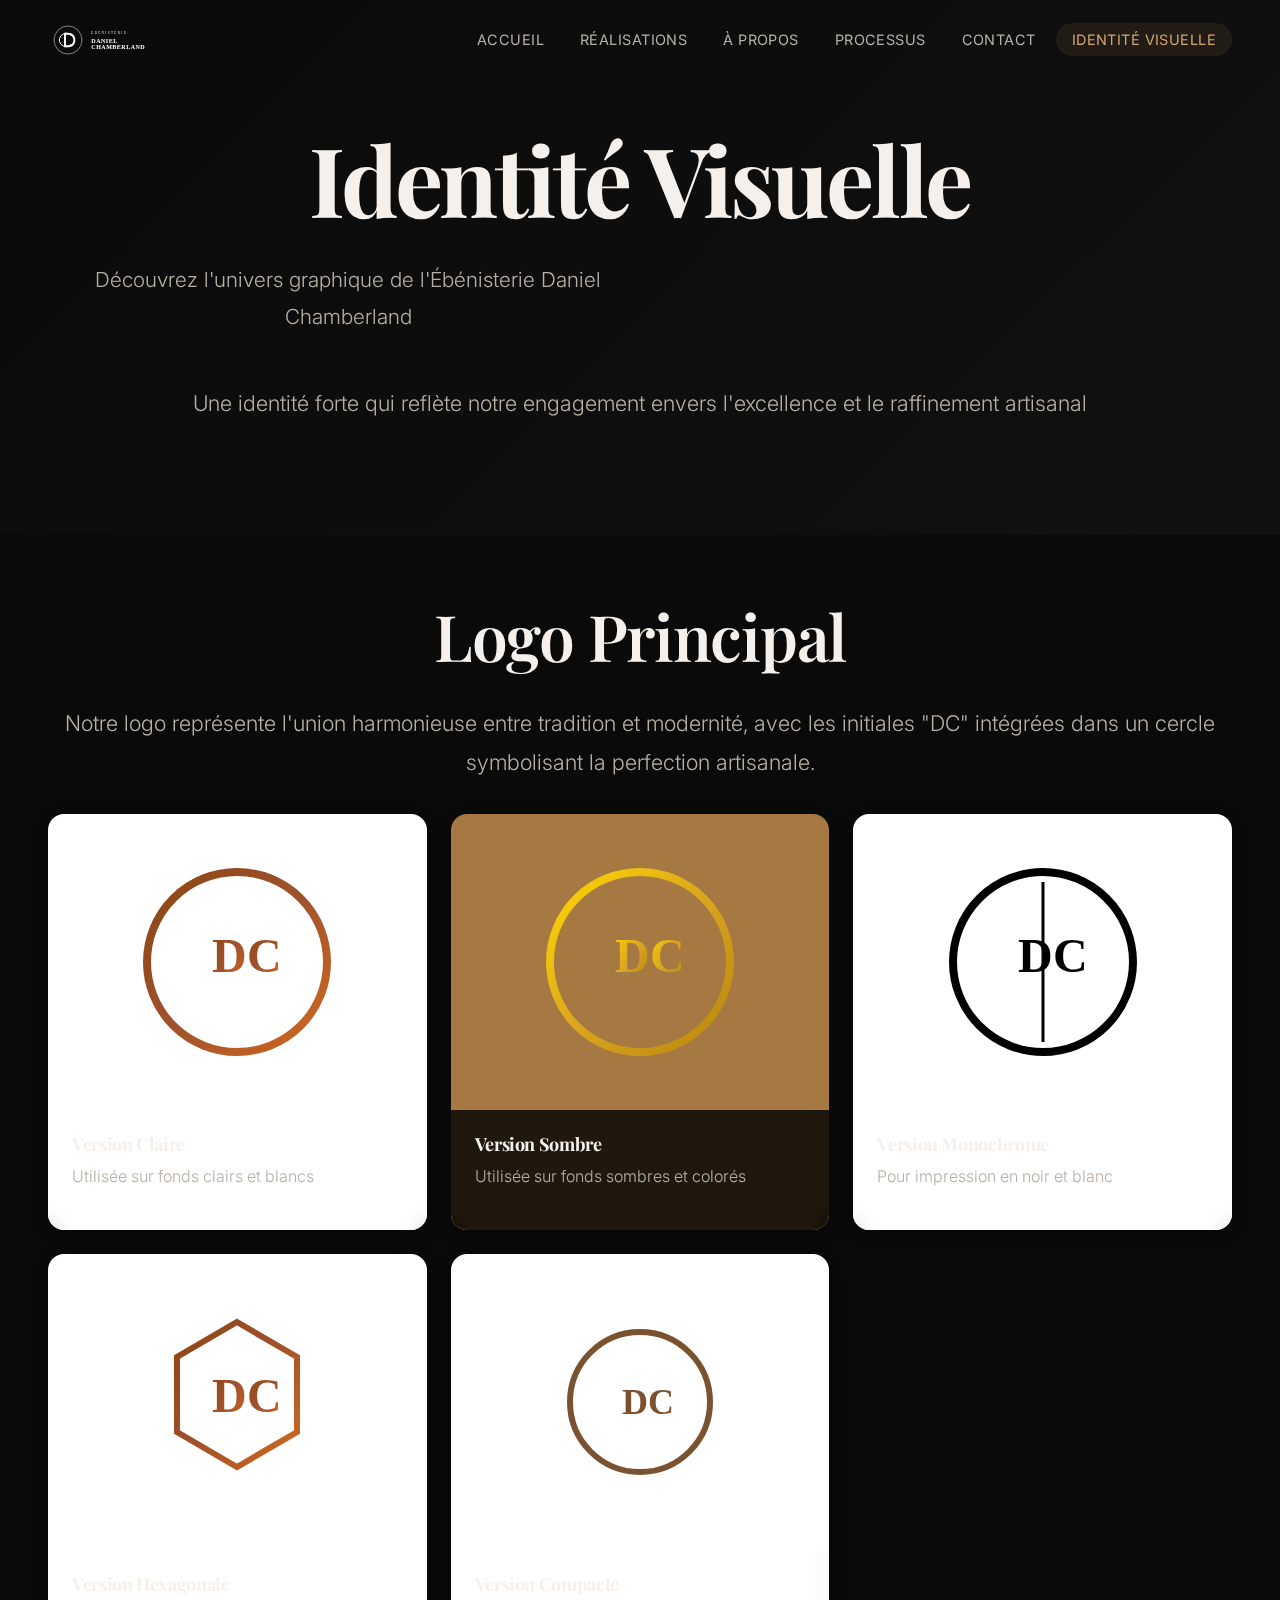
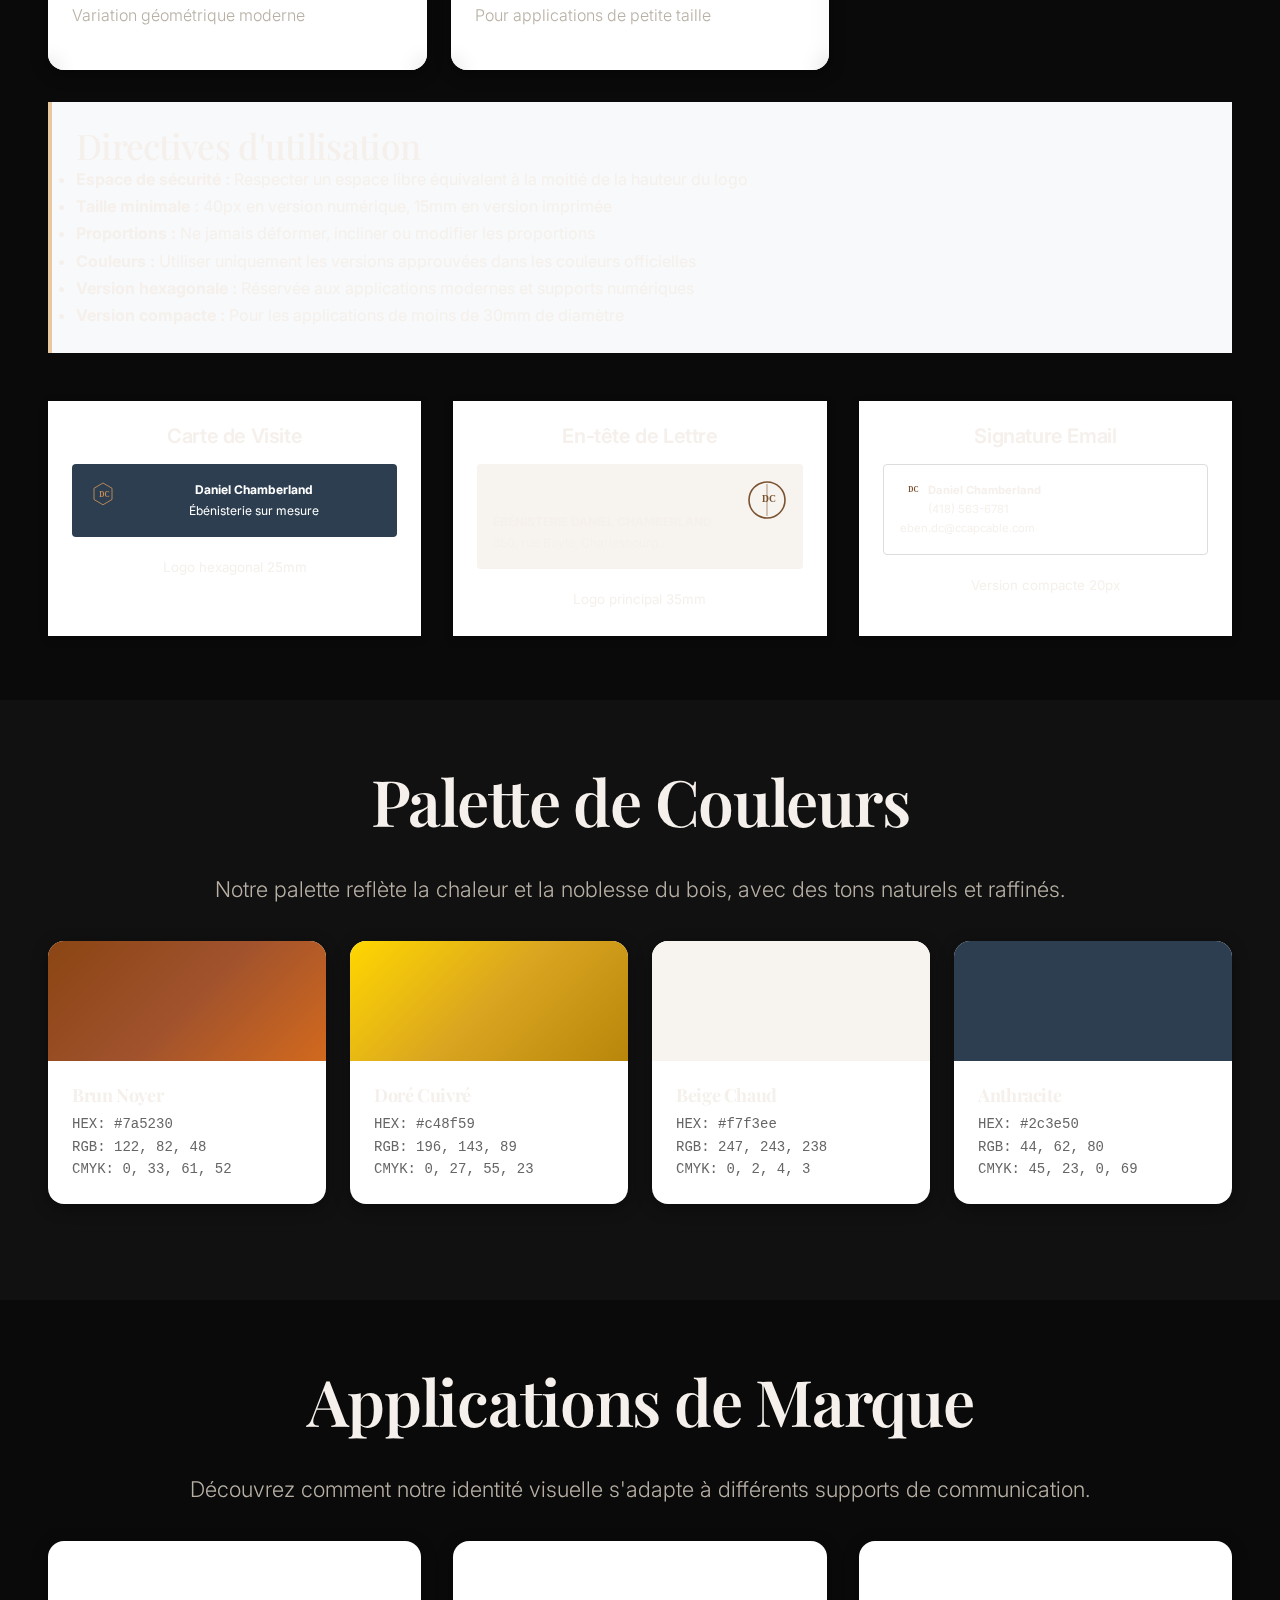
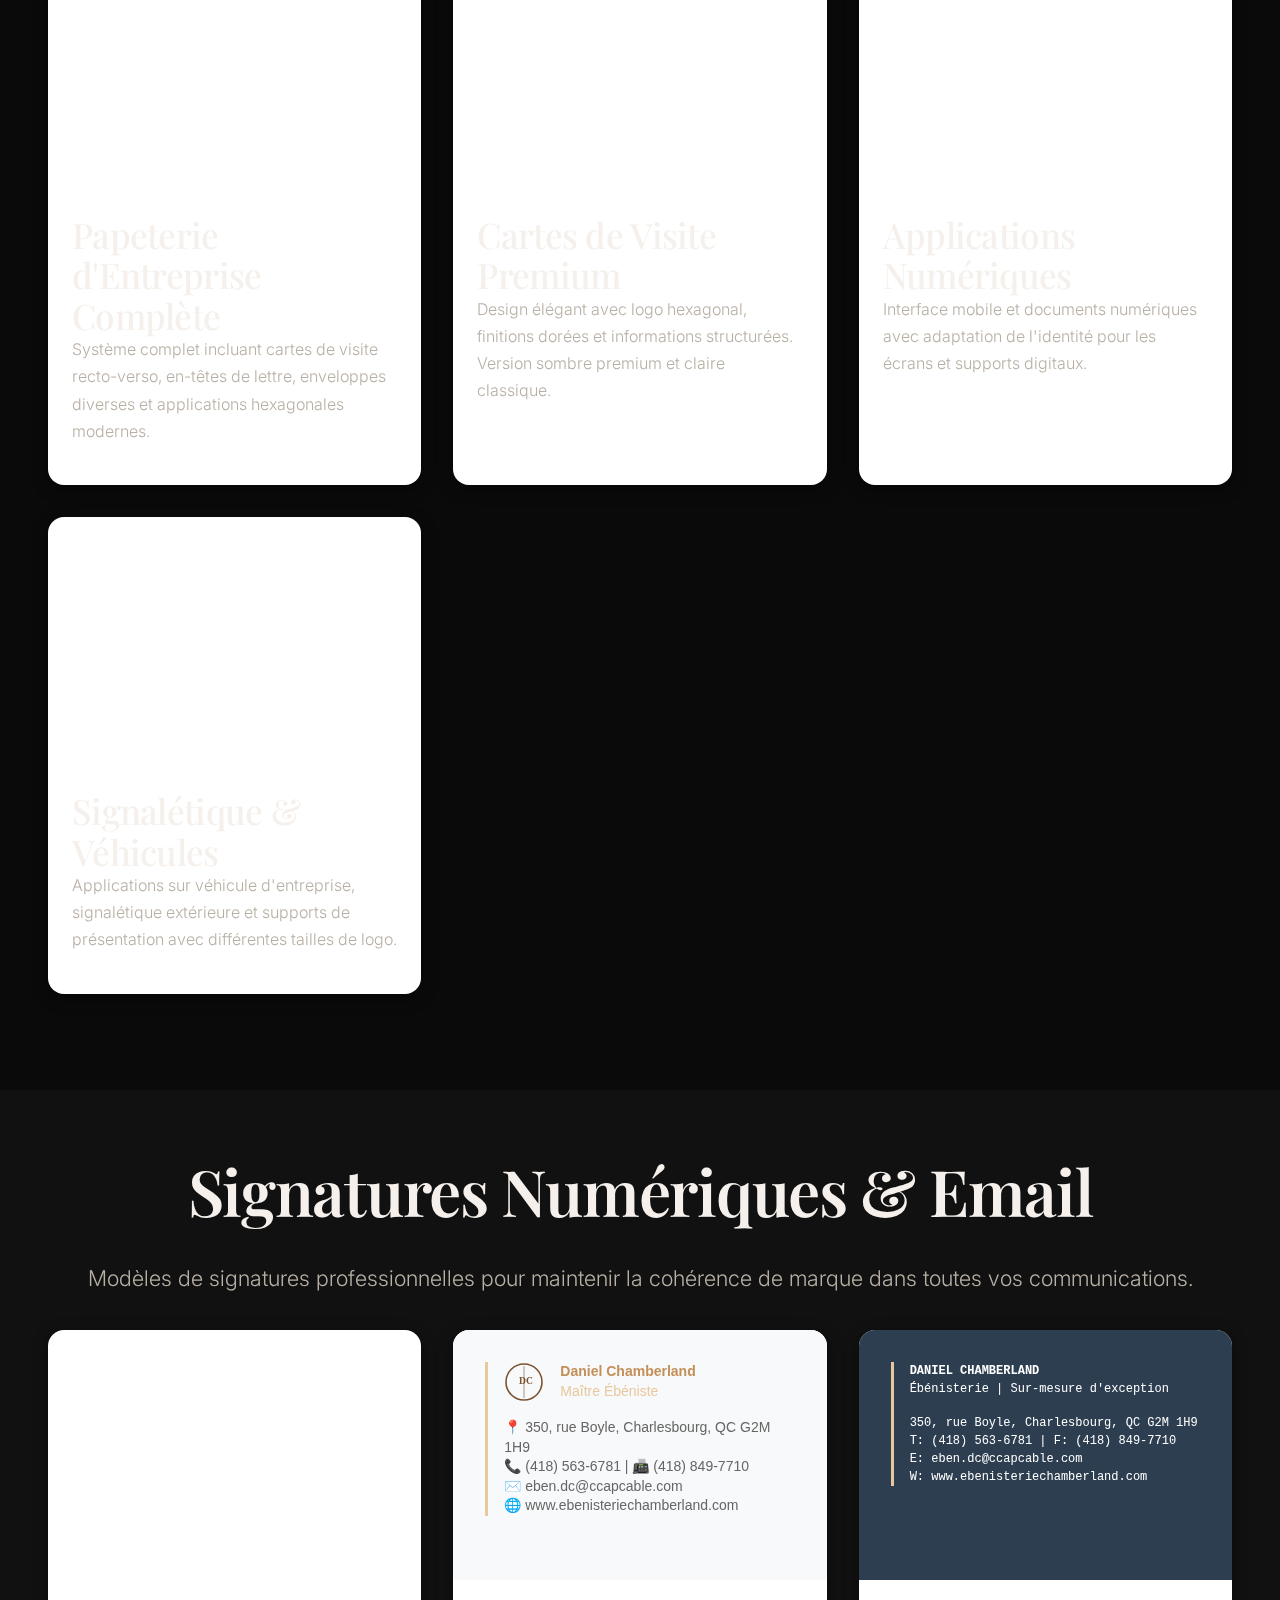
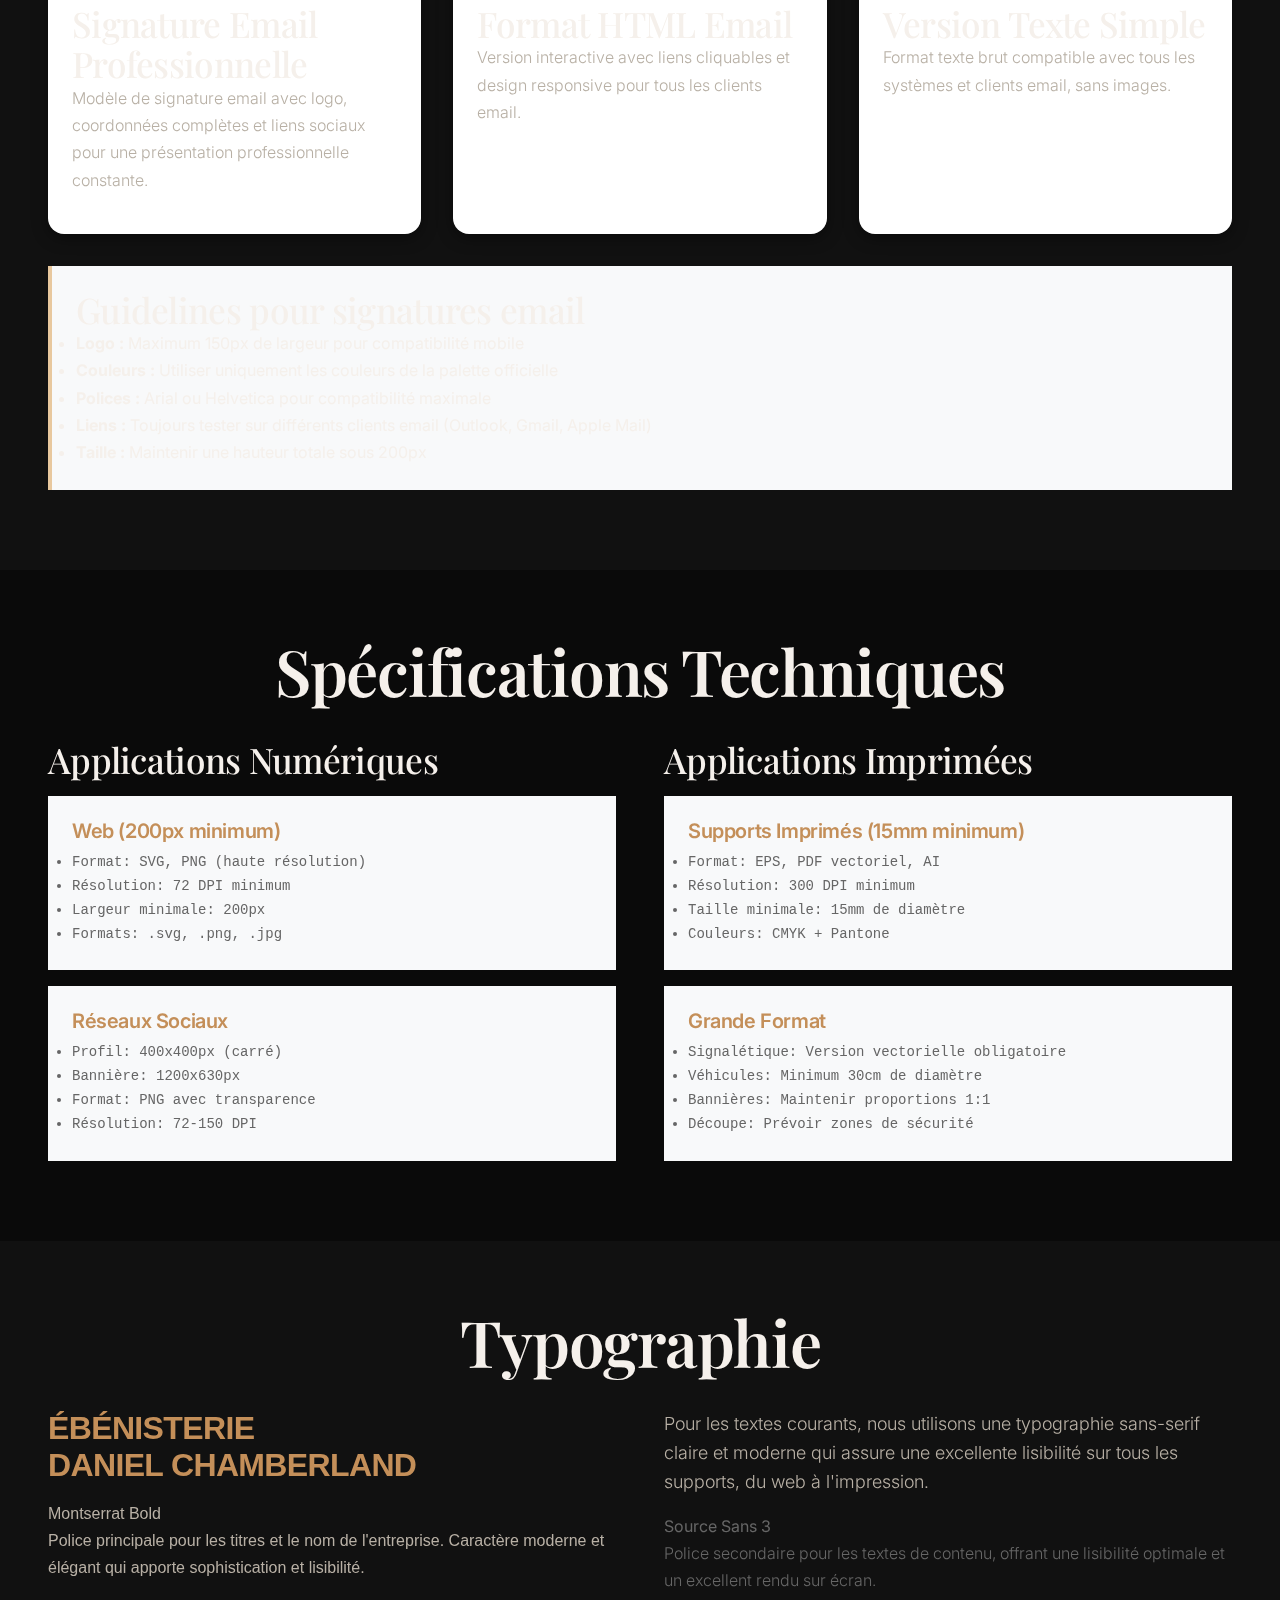
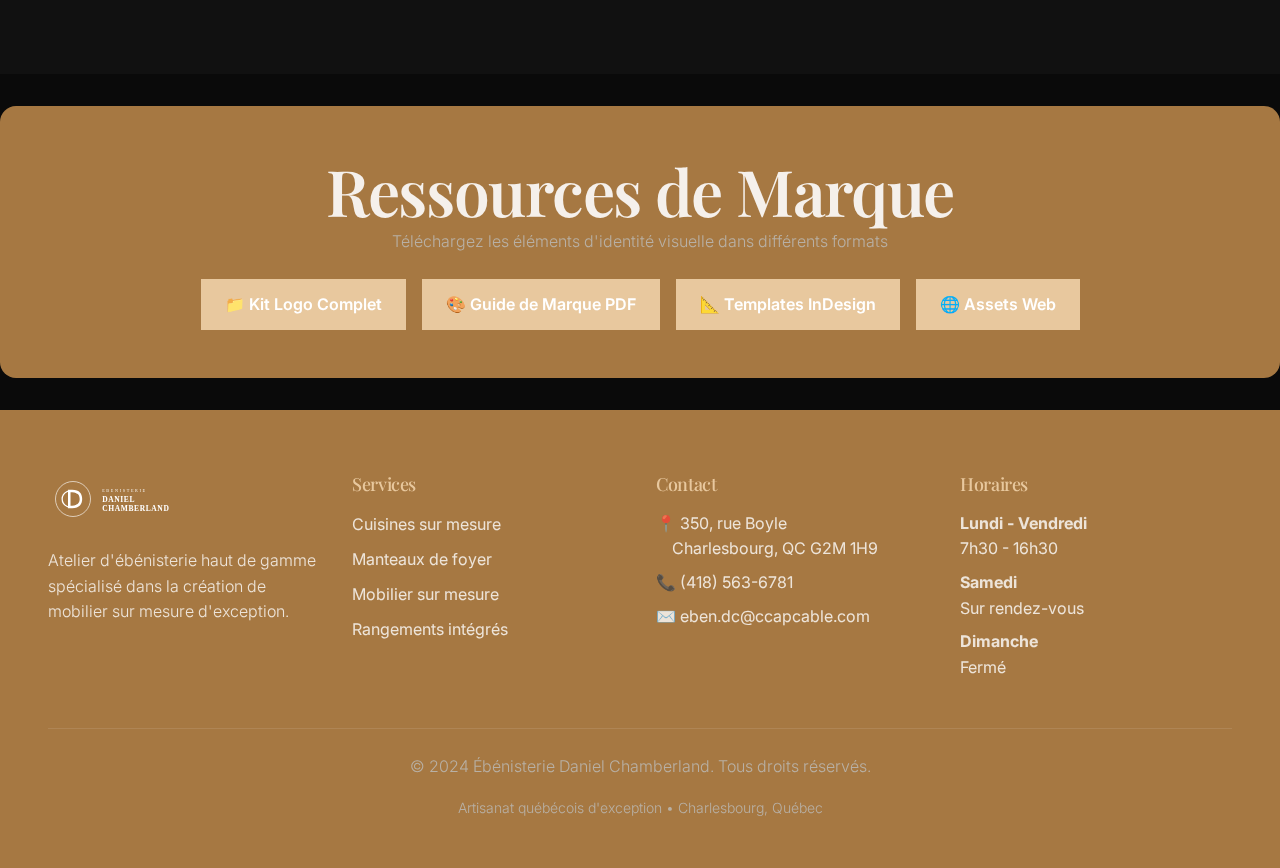
<file: identite-visuelle.html>
<!DOCTYPE html>
<html lang="fr" dir="ltr">
<head>
  <meta charset="UTF-8">
  <meta name="viewport" content="width=device-width, initial-scale=1.0">
  <meta name="description" content="Identité visuelle Ébénisterie Daniel Chamberland - Découvrez notre système de marque complet avec logos, couleurs et applications.">
  <meta name="keywords" content="identité visuelle, logo, branding, ébénisterie, Daniel Chamberland, design graphique">
  <meta name="author" content="Ébénisterie Daniel Chamberland">
  <meta name="robots" content="index, follow">
  <meta name="theme-color" content="#7a5230">
  
  <!-- Open Graph -->
  <meta property="og:title" content="Identité Visuelle - Ébénisterie Daniel Chamberland">
  <meta property="og:description" content="Découvrez l'identité visuelle complète de l'Ébénisterie Daniel Chamberland : logos, couleurs et applications de marque.">
  <meta property="og:type" content="website">
  <meta property="og:url" content="https://ebenisteriechamberland.com/identite-visuelle.html">
  <meta property="og:image" content="https://ebenisteriechamberland.com/assets/img/brand-showcase.jpg">
  <meta property="og:locale" content="fr_CA">
  
  <!-- Favicons -->
  <link rel="icon" type="image/svg+xml" href="./assets/favicon.svg">
  <link rel="apple-touch-icon" href="./assets/icons/apple-touch-icon.png">
  
  <!-- Preconnect pour performance -->
  <link rel="preconnect" href="https://fonts.googleapis.com">
  <link rel="preconnect" href="https://fonts.gstatic.com" crossorigin>
  
  <!-- CSS -->
  <link rel="stylesheet" href="./style.css">
  
  <title>Identité Visuelle - Ébénisterie Daniel Chamberland</title>
  
  <style>
    /* Styles spécifiques à la page identité visuelle */
    .brand-hero {
      padding: 8rem 0 6rem;
      background: linear-gradient(135deg, var(--bg) 0%, var(--bg-secondary) 100%);
      text-align: center;
    }
    
    .brand-section {
      padding: 4rem 0;
    }
    
    .brand-section:nth-child(even) {
      background-color: var(--bg-secondary);
    }
    
    .logo-showcase {
      display: grid;
      grid-template-columns: repeat(auto-fit, minmax(280px, 1fr));
      gap: 1.5rem;
      margin: 2rem 0;
    }
    
    .logo-variant {
      background: white;
      border-radius: var(--radius-lg);
      overflow: hidden;
      box-shadow: var(--shadow-md);
      transition: transform 0.3s ease, box-shadow 0.3s ease;
    }
    
    .logo-variant:hover {
      transform: translateY(-4px);
      box-shadow: var(--shadow-lg);
    }
    
    .logo-variant.dark {
      background: var(--primary-dark);
    }
    
    .logo-display {
      padding: 3rem;
      display: flex;
      flex-direction: column;
      align-items: center;
      justify-content: center;
      min-height: 200px;
    }
    
    .logo-display img {
      max-width: 200px;
      height: auto;
    }
    
    .logo-info {
      padding: 1.5rem;
      background: rgba(255, 255, 255, 0.8);
      backdrop-filter: blur(10px);
    }
    
    .logo-variant.dark .logo-info {
      background: rgba(0, 0, 0, 0.8);
      color: white;
    }
    
    .color-palette {
      display: grid;
      grid-template-columns: repeat(auto-fit, minmax(250px, 1fr));
      gap: 1.5rem;
      margin: 2rem 0;
    }
    
    .color-card {
      background: white;
      border-radius: var(--radius-lg);
      overflow: hidden;
      box-shadow: var(--shadow-md);
    }
    
    .color-swatch {
      height: 120px;
      position: relative;
    }
    
    .color-info {
      padding: 1.5rem;
    }
    
    .color-name {
      font-weight: 700;
      font-size: 1.125rem;
      margin-bottom: 0.5rem;
    }
    
    .color-values {
      font-family: 'Courier New', monospace;
      font-size: 0.875rem;
      color: #666;
      line-height: 1.6;
    }
    
    .applications-grid {
      display: grid;
      grid-template-columns: repeat(auto-fit, minmax(300px, 1fr));
      gap: 2rem;
      margin: 2rem 0;
    }
    
    .application-card {
      background: white;
      border-radius: var(--radius-lg);
      overflow: hidden;
      box-shadow: var(--shadow-md);
      transition: transform 0.3s ease;
    }
    
    .application-card:hover {
      transform: translateY(-4px);
    }
    
    .application-image {
      height: 250px;
      background-size: cover;
      background-position: center;
      position: relative;
    }
    
    .application-info {
      padding: 1.5rem;
    }
    
    .usage-guidelines {
      background: #f8f9fa;
      border-left: 4px solid var(--accent);
      padding: 1.5rem;
      margin: 1rem 0;
      border-radius: 0 var(--radius) var(--radius) 0;
    }
    
    .download-section {
      text-align: center;
      padding: 3rem 0;
      background: var(--primary-dark);
      color: white;
      margin: 2rem 0;
      border-radius: var(--radius-lg);
    }
    
    .download-buttons {
      display: flex;
      gap: 1rem;
      justify-content: center;
      flex-wrap: wrap;
      margin-top: 1.5rem;
    }
    
    .btn-download {
      background: var(--accent);
      color: white;
      padding: 0.75rem 1.5rem;
      border: none;
      border-radius: var(--radius);
      text-decoration: none;
      font-weight: 600;
      transition: all 0.3s ease;
    }
    
    .btn-download:hover {
      background: #d49a61;
      transform: translateY(-2px);
    }
    
    @media (max-width: 768px) {
      .brand-hero {
        padding: 4rem 0 3rem;
      }
      
      .logo-showcase {
        grid-template-columns: 1fr;
      }
      
      .color-palette {
        grid-template-columns: 1fr;
      }
      
      .applications-grid {
        grid-template-columns: 1fr;
      }
      
      .download-buttons {
        flex-direction: column;
        align-items: center;
      }
    }
  </style>
</head>

<body>
  <!-- Navigation -->
  <nav class="navbar" role="navigation" aria-label="Navigation principale">
    <div class="container">
      <div class="nav-container">
        <a href="./" class="nav-brand" aria-label="Accueil Ébénisterie Daniel Chamberland">
          <img src="./assets/logo.svg" alt="Logo Ébénisterie Daniel Chamberland" class="nav-logo">
        </a>
        
        <ul class="nav-menu" role="menubar">
          <li role="none">
            <a href="./" class="nav-link" role="menuitem">Accueil</a>
          </li>
          <li role="none">
            <a href="./realisations.html" class="nav-link" role="menuitem">Réalisations</a>
          </li>
          <li role="none">
            <a href="./a-propos.html" class="nav-link" role="menuitem">À propos</a>
          </li>
          <li role="none">
            <a href="./processus.html" class="nav-link" role="menuitem">Processus</a>
          </li>
          <li role="none">
            <a href="./contact.html" class="nav-link" role="menuitem">Contact</a>
          </li>
          <li role="none">
            <a href="./identite-visuelle.html" class="nav-link active" role="menuitem">Identité Visuelle</a>
          </li>
        </ul>
        
        <button class="nav-toggle" aria-expanded="false" aria-controls="nav-menu" aria-label="Ouvrir le menu">
          <span></span>
          <span></span>
          <span></span>
        </button>
      </div>
    </div>
  </nav>

  <!-- Section Héro -->
  <section class="brand-hero">
    <div class="container">
      <h1 class="hero-title">Identité Visuelle</h1>
      <p class="hero-subtitle">
        Découvrez l'univers graphique de l'Ébénisterie Daniel Chamberland
      </p>
      <p class="lead">
        Une identité forte qui reflète notre engagement envers l'excellence et le raffinement artisanal
      </p>
    </div>
  </section>

  <!-- Section Logo Principal -->
  <section class="brand-section">
    <div class="container">
      <h2 class="text-center mb-2xl">Logo Principal</h2>
      <p class="text-center lead mb-xl">
        Notre logo représente l'union harmonieuse entre tradition et modernité, 
        avec les initiales "DC" intégrées dans un cercle symbolisant la perfection artisanale.
      </p>
      
      <div class="logo-showcase">
        <div class="logo-variant">
          <div class="logo-display">
            <svg width="200" height="200" viewBox="0 0 200 200" xmlns="http://www.w3.org/2000/svg">
              <!-- Version claire avec dégradé brun/doré -->
              <defs>
                <linearGradient id="lightGradient" x1="0%" y1="0%" x2="100%" y2="100%">
                  <stop offset="0%" style="stop-color:#8B4513;stop-opacity:1" />
                  <stop offset="50%" style="stop-color:#A0522D;stop-opacity:1" />
                  <stop offset="100%" style="stop-color:#D2691E;stop-opacity:1" />
                </linearGradient>
              </defs>
              <circle cx="100" cy="100" r="90" stroke="url(#lightGradient)" stroke-width="8" fill="none"/>
              <line x1="100" y1="20" x2="100" y2="180" stroke="url(#lightGradient)" stroke-width="3"/>
              <text x="75" y="110" font-family="serif" font-size="48" font-weight="bold" fill="url(#lightGradient)">D</text>
              <text x="110" y="110" font-family="serif" font-size="48" font-weight="bold" fill="url(#lightGradient)">C</text>
            </svg>
          </div>
          <div class="logo-info">
            <h3 class="color-name">Version Claire</h3>
            <p>Utilisée sur fonds clairs et blancs</p>
          </div>
        </div>
        
        <div class="logo-variant dark">
          <div class="logo-display">
            <svg width="200" height="200" viewBox="0 0 200 200" xmlns="http://www.w3.org/2000/svg">
              <!-- Version sombre avec dégradé doré -->
              <defs>
                <linearGradient id="darkGradient" x1="0%" y1="0%" x2="100%" y2="100%">
                  <stop offset="0%" style="stop-color:#FFD700;stop-opacity:1" />
                  <stop offset="50%" style="stop-color:#DAA520;stop-opacity:1" />
                  <stop offset="100%" style="stop-color:#B8860B;stop-opacity:1" />
                </linearGradient>
              </defs>
              <circle cx="100" cy="100" r="90" stroke="url(#darkGradient)" stroke-width="8" fill="none"/>
              <line x1="100" y1="20" x2="100" y2="180" stroke="url(#darkGradient)" stroke-width="3"/>
              <text x="75" y="110" font-family="serif" font-size="48" font-weight="bold" fill="url(#darkGradient)">D</text>
              <text x="110" y="110" font-family="serif" font-size="48" font-weight="bold" fill="url(#darkGradient)">C</text>
            </svg>
          </div>
          <div class="logo-info">
            <h3 class="color-name">Version Sombre</h3>
            <p>Utilisée sur fonds sombres et colorés</p>
          </div>
        </div>
        
        <div class="logo-variant">
          <div class="logo-display">
            <svg width="200" height="200" viewBox="0 0 200 200" xmlns="http://www.w3.org/2000/svg">
              <!-- Version monochrome noire -->
              <circle cx="100" cy="100" r="90" stroke="#000000" stroke-width="8" fill="none"/>
              <line x1="100" y1="20" x2="100" y2="180" stroke="#000000" stroke-width="3"/>
              <text x="75" y="110" font-family="serif" font-size="48" font-weight="bold" fill="#000000">D</text>
              <text x="110" y="110" font-family="serif" font-size="48" font-weight="bold" fill="#000000">C</text>
            </svg>
          </div>
          <div class="logo-info">
            <h3 class="color-name">Version Monochrome</h3>
            <p>Pour impression en noir et blanc</p>
          </div>
        </div>
        
        <div class="logo-variant">
          <div class="logo-display">
            <svg width="200" height="200" viewBox="0 0 200 200" xmlns="http://www.w3.org/2000/svg">
              <!-- Version hexagonale -->
              <defs>
                <linearGradient id="hexGradient" x1="0%" y1="0%" x2="100%" y2="100%">
                  <stop offset="0%" style="stop-color:#8B4513;stop-opacity:1" />
                  <stop offset="50%" style="stop-color:#A0522D;stop-opacity:1" />
                  <stop offset="100%" style="stop-color:#D2691E;stop-opacity:1" />
                </linearGradient>
              </defs>
              <polygon points="100,20 160,55 160,130 100,165 40,130 40,55" stroke="url(#hexGradient)" stroke-width="6" fill="none"/>
              <text x="75" y="110" font-family="serif" font-size="48" font-weight="bold" fill="url(#hexGradient)">D</text>
              <text x="110" y="110" font-family="serif" font-size="48" font-weight="bold" fill="url(#hexGradient)">C</text>
            </svg>
          </div>
          <div class="logo-info">
            <h3 class="color-name">Version Hexagonale</h3>
            <p>Variation géométrique moderne</p>
          </div>
        </div>
        
        <div class="logo-variant">
          <div class="logo-display">
            <svg width="200" height="200" viewBox="0 0 200 200" xmlns="http://www.w3.org/2000/svg">
              <!-- Version compacte pour petits formats -->
              <circle cx="100" cy="100" r="70" stroke="#7a5230" stroke-width="6" fill="none"/>
              <text x="82" y="112" font-family="serif" font-size="36" font-weight="bold" fill="#7a5230">DC</text>
            </svg>
          </div>
          <div class="logo-info">
            <h3 class="color-name">Version Compacte</h3>
            <p>Pour applications de petite taille</p>
          </div>
        </div>
      </div>
      
      <div class="usage-guidelines">
        <h3>Directives d'utilisation</h3>
        <ul>
          <li><strong>Espace de sécurité :</strong> Respecter un espace libre équivalent à la moitié de la hauteur du logo</li>
          <li><strong>Taille minimale :</strong> 40px en version numérique, 15mm en version imprimée</li>
          <li><strong>Proportions :</strong> Ne jamais déformer, incliner ou modifier les proportions</li>
          <li><strong>Couleurs :</strong> Utiliser uniquement les versions approuvées dans les couleurs officielles</li>
          <li><strong>Version hexagonale :</strong> Réservée aux applications modernes et supports numériques</li>
          <li><strong>Version compacte :</strong> Pour les applications de moins de 30mm de diamètre</li>
        </ul>
      </div>
      
      <!-- Showcase des variations en contexte -->
      <div class="grid grid-3" style="margin-top: 3rem;">
        <div style="text-align: center; padding: 1.5rem; background: white; border-radius: var(--radius); box-shadow: var(--shadow-sm);">
          <h4>Carte de Visite</h4>
          <div style="background: #2c3e50; color: white; padding: 1rem; border-radius: 4px; margin: 1rem 0; font-size: 0.75rem;">
            <svg width="30" height="30" viewBox="0 0 200 200" xmlns="http://www.w3.org/2000/svg" style="float: left; margin-right: 0.5rem;">
              <polygon points="100,20 160,55 160,130 100,165 40,130 40,55" stroke="#c48f59" stroke-width="6" fill="none"/>
              <text x="75" y="110" font-family="serif" font-size="48" font-weight="bold" fill="#c48f59">D</text>
              <text x="110" y="110" font-family="serif" font-size="48" font-weight="bold" fill="#c48f59">C</text>
            </svg>
            <strong>Daniel Chamberland</strong><br>
            Ébénisterie sur mesure
          </div>
          <small>Logo hexagonal 25mm</small>
        </div>
        
        <div style="text-align: center; padding: 1.5rem; background: white; border-radius: var(--radius); box-shadow: var(--shadow-sm);">
          <h4>En-tête de Lettre</h4>
          <div style="background: #f7f3ee; padding: 1rem; border-radius: 4px; margin: 1rem 0; position: relative;">
            <svg width="40" height="40" viewBox="0 0 200 200" xmlns="http://www.w3.org/2000/svg" style="position: absolute; top: 1rem; right: 1rem;">
              <circle cx="100" cy="100" r="90" stroke="#7a5230" stroke-width="8" fill="none"/>
              <line x1="100" y1="20" x2="100" y2="180" stroke="#7a5230" stroke-width="3"/>
              <text x="75" y="110" font-family="serif" font-size="48" font-weight="bold" fill="#7a5230">D</text>
              <text x="110" y="110" font-family="serif" font-size="48" font-weight="bold" fill="#7a5230">C</text>
            </svg>
            <div style="font-size: 0.75rem; text-align: left; padding-top: 2rem;">
              <strong>ÉBÉNISTERIE DANIEL CHAMBERLAND</strong><br>
              350, rue Boyle, Charlesbourg...
            </div>
          </div>
          <small>Logo principal 35mm</small>
        </div>
        
        <div style="text-align: center; padding: 1.5rem; background: white; border-radius: var(--radius); box-shadow: var(--shadow-sm);">
          <h4>Signature Email</h4>
          <div style="background: white; border: 1px solid #ddd; padding: 1rem; border-radius: 4px; margin: 1rem 0; font-size: 0.7rem; text-align: left;">
            <svg width="20" height="20" viewBox="0 0 200 200" xmlns="http://www.w3.org/2000/svg" style="float: left; margin-right: 0.5rem;">
              <text x="82" y="112" font-family="serif" font-size="72" font-weight="bold" fill="#7a5230">DC</text>
            </svg>
            <strong>Daniel Chamberland</strong><br>
            (418) 563-6781<br>
            eben.dc@ccapcable.com
          </div>
          <small>Version compacte 20px</small>
        </div>
      </div>
    </div>
  </section>

  <!-- Section Palette de couleurs -->
  <section class="brand-section">
    <div class="container">
      <h2 class="text-center mb-2xl">Palette de Couleurs</h2>
      <p class="text-center lead mb-xl">
        Notre palette reflète la chaleur et la noblesse du bois, avec des tons naturels et raffinés.
      </p>
      
      <div class="color-palette">
        <div class="color-card">
          <div class="color-swatch" style="background: linear-gradient(135deg, #8B4513 0%, #A0522D 50%, #D2691E 100%);"></div>
          <div class="color-info">
            <h3 class="color-name">Brun Noyer</h3>
            <div class="color-values">
              HEX: #7a5230<br>
              RGB: 122, 82, 48<br>
              CMYK: 0, 33, 61, 52
            </div>
          </div>
        </div>
        
        <div class="color-card">
          <div class="color-swatch" style="background: linear-gradient(135deg, #FFD700 0%, #DAA520 50%, #B8860B 100%);"></div>
          <div class="color-info">
            <h3 class="color-name">Doré Cuivré</h3>
            <div class="color-values">
              HEX: #c48f59<br>
              RGB: 196, 143, 89<br>
              CMYK: 0, 27, 55, 23
            </div>
          </div>
        </div>
        
        <div class="color-card">
          <div class="color-swatch" style="background: #f7f3ee;"></div>
          <div class="color-info">
            <h3 class="color-name">Beige Chaud</h3>
            <div class="color-values">
              HEX: #f7f3ee<br>
              RGB: 247, 243, 238<br>
              CMYK: 0, 2, 4, 3
            </div>
          </div>
        </div>
        
        <div class="color-card">
          <div class="color-swatch" style="background: #2c3e50;"></div>
          <div class="color-info">
            <h3 class="color-name">Anthracite</h3>
            <div class="color-values">
              HEX: #2c3e50<br>
              RGB: 44, 62, 80<br>
              CMYK: 45, 23, 0, 69
            </div>
          </div>
        </div>
      </div>
    </div>
  </section>

  <!-- Section Applications -->
  <section class="brand-section">
    <div class="container">
      <h2 class="text-center mb-2xl">Applications de Marque</h2>
      <p class="text-center lead mb-xl">
        Découvrez comment notre identité visuelle s'adapte à différents supports de communication.
      </p>
      
      <div class="applications-grid">
        <div class="application-card">
          <div class="application-image" style="background-image: url('https://page.gensparksite.com/v1/base64_upload/1c77e8ab4846d0d1699984d78726e60b');">
          </div>
          <div class="application-info">
            <h3>Papeterie d'Entreprise Complète</h3>
            <p>Système complet incluant cartes de visite recto-verso, en-têtes de lettre, enveloppes diverses et applications hexagonales modernes.</p>
          </div>
        </div>
        
        <div class="application-card">
          <div class="application-image" style="background-image: url('https://page.gensparksite.com/v1/base64_upload/1c77e8ab4846d0d1699984d78726e60b'); background-position: right center;">
          </div>
          <div class="application-info">
            <h3>Cartes de Visite Premium</h3>
            <p>Design élégant avec logo hexagonal, finitions dorées et informations structurées. Version sombre premium et claire classique.</p>
          </div>
        </div>
        
        <div class="application-card">
          <div class="application-image" style="background-image: url('https://page.gensparksite.com/v1/base64_upload/fea8855a340fbddafd94c80bdfd25d34');">
          </div>
          <div class="application-info">
            <h3>Applications Numériques</h3>
            <p>Interface mobile et documents numériques avec adaptation de l'identité pour les écrans et supports digitaux.</p>
          </div>
        </div>
        
        <div class="application-card">
          <div class="application-image" style="background-image: url('https://page.gensparksite.com/v1/base64_upload/ad01868499ae52f7739e085c288ae993');">
          </div>
          <div class="application-info">
            <h3>Signalétique & Véhicules</h3>
            <p>Applications sur véhicule d'entreprise, signalétique extérieure et supports de présentation avec différentes tailles de logo.</p>
          </div>
        </div>
      </div>
    </div>
  </section>

  <!-- Section Email & Signatures -->
  <section class="brand-section">
    <div class="container">
      <h2 class="text-center mb-2xl">Signatures Numériques & Email</h2>
      <p class="text-center lead mb-xl">
        Modèles de signatures professionnelles pour maintenir la cohérence de marque dans toutes vos communications.
      </p>
      
      <div class="applications-grid">
        <div class="application-card">
          <div class="application-image" style="background-image: url('https://page.gensparksite.com/v1/base64_upload/ad01868499ae52f7739e085c288ae993'); background-position: left center;">
          </div>
          <div class="application-info">
            <h3>Signature Email Professionnelle</h3>
            <p>Modèle de signature email avec logo, coordonnées complètes et liens sociaux pour une présentation professionnelle constante.</p>
          </div>
        </div>
        
        <div class="application-card">
          <div style="padding: 2rem; background: #f8f9fa; min-height: 250px;">
            <div style="border-left: 3px solid var(--accent); padding-left: 1rem; font-family: Arial, sans-serif; font-size: 14px; line-height: 1.4;">
              <div style="display: flex; align-items: center; margin-bottom: 1rem;">
                <svg width="40" height="40" viewBox="0 0 200 200" xmlns="http://www.w3.org/2000/svg" style="margin-right: 1rem;">
                  <circle cx="100" cy="100" r="90" stroke="#7a5230" stroke-width="8" fill="none"/>
                  <line x1="100" y1="20" x2="100" y2="180" stroke="#7a5230" stroke-width="3"/>
                  <text x="75" y="110" font-family="serif" font-size="48" font-weight="bold" fill="#7a5230">D</text>
                  <text x="110" y="110" font-family="serif" font-size="48" font-weight="bold" fill="#7a5230">C</text>
                </svg>
                <div>
                  <strong style="color: var(--primary);">Daniel Chamberland</strong><br>
                  <span style="color: var(--accent);">Maître Ébéniste</span>
                </div>
              </div>
              <div style="color: #666;">
                📍 350, rue Boyle, Charlesbourg, QC G2M 1H9<br>
                📞 (418) 563-6781 | 📠 (418) 849-7710<br>
                ✉️ eben.dc@ccapcable.com<br>
                🌐 www.ebenisteriechamberland.com
              </div>
            </div>
          </div>
          <div class="application-info">
            <h3>Format HTML Email</h3>
            <p>Version interactive avec liens cliquables et design responsive pour tous les clients email.</p>
          </div>
        </div>
        
        <div class="application-card">
          <div style="padding: 2rem; background: #2c3e50; color: white; min-height: 250px;">
            <div style="border-left: 3px solid var(--accent); padding-left: 1rem; font-family: 'Courier New', monospace; font-size: 12px; line-height: 1.5;">
              <div style="margin-bottom: 1rem;">
                <strong>DANIEL CHAMBERLAND</strong><br>
                Ébénisterie | Sur-mesure d'exception
              </div>
              <div>
                350, rue Boyle, Charlesbourg, QC G2M 1H9<br>
                T: (418) 563-6781 | F: (418) 849-7710<br>
                E: eben.dc@ccapcable.com<br>
                W: www.ebenisteriechamberland.com
              </div>
            </div>
          </div>
          <div class="application-info">
            <h3>Version Texte Simple</h3>
            <p>Format texte brut compatible avec tous les systèmes et clients email, sans images.</p>
          </div>
        </div>
      </div>
      
      <div class="usage-guidelines">
        <h3>Guidelines pour signatures email</h3>
        <ul>
          <li><strong>Logo :</strong> Maximum 150px de largeur pour compatibilité mobile</li>
          <li><strong>Couleurs :</strong> Utiliser uniquement les couleurs de la palette officielle</li>
          <li><strong>Polices :</strong> Arial ou Helvetica pour compatibilité maximale</li>
          <li><strong>Liens :</strong> Toujours tester sur différents clients email (Outlook, Gmail, Apple Mail)</li>
          <li><strong>Taille :</strong> Maintenir une hauteur totale sous 200px</li>
        </ul>
      </div>
    </div>
  </section>

  <!-- Section Spécifications Techniques -->
  <section class="brand-section">
    <div class="container">
      <h2 class="text-center mb-2xl">Spécifications Techniques</h2>
      
      <div class="grid grid-2" style="gap: 3rem;">
        <div>
          <h3>Applications Numériques</h3>
          <div style="background: #f8f9fa; padding: 1.5rem; border-radius: var(--radius); margin: 1rem 0;">
            <h4 style="color: var(--primary); margin-bottom: 0.5rem;">Web (200px minimum)</h4>
            <ul style="font-family: 'Courier New', monospace; font-size: 0.875rem; color: #666;">
              <li>Format: SVG, PNG (haute résolution)</li>
              <li>Résolution: 72 DPI minimum</li>
              <li>Largeur minimale: 200px</li>
              <li>Formats: .svg, .png, .jpg</li>
            </ul>
          </div>
          
          <div style="background: #f8f9fa; padding: 1.5rem; border-radius: var(--radius); margin: 1rem 0;">
            <h4 style="color: var(--primary); margin-bottom: 0.5rem;">Réseaux Sociaux</h4>
            <ul style="font-family: 'Courier New', monospace; font-size: 0.875rem; color: #666;">
              <li>Profil: 400x400px (carré)</li>
              <li>Bannière: 1200x630px</li>
              <li>Format: PNG avec transparence</li>
              <li>Résolution: 72-150 DPI</li>
            </ul>
          </div>
        </div>
        
        <div>
          <h3>Applications Imprimées</h3>
          <div style="background: #f8f9fa; padding: 1.5rem; border-radius: var(--radius); margin: 1rem 0;">
            <h4 style="color: var(--primary); margin-bottom: 0.5rem;">Supports Imprimés (15mm minimum)</h4>
            <ul style="font-family: 'Courier New', monospace; font-size: 0.875rem; color: #666;">
              <li>Format: EPS, PDF vectoriel, AI</li>
              <li>Résolution: 300 DPI minimum</li>
              <li>Taille minimale: 15mm de diamètre</li>
              <li>Couleurs: CMYK + Pantone</li>
            </ul>
          </div>
          
          <div style="background: #f8f9fa; padding: 1.5rem; border-radius: var(--radius); margin: 1rem 0;">
            <h4 style="color: var(--primary); margin-bottom: 0.5rem;">Grande Format</h4>
            <ul style="font-family: 'Courier New', monospace; font-size: 0.875rem; color: #666;">
              <li>Signalétique: Version vectorielle obligatoire</li>
              <li>Véhicules: Minimum 30cm de diamètre</li>
              <li>Bannières: Maintenir proportions 1:1</li>
              <li>Découpe: Prévoir zones de sécurité</li>
            </ul>
          </div>
        </div>
      </div>
    </div>
  </section>

  <!-- Section Typographie -->
  <section class="brand-section">
    <div class="container">
      <h2 class="text-center mb-2xl">Typographie</h2>
      
      <div class="grid grid-2" style="gap: 3rem; align-items: start;">
        <div>
          <h3 style="font-family: 'Montserrat', sans-serif; font-weight: 700; font-size: 2rem; color: var(--primary);">
            ÉBÉNISTERIE<br>
            DANIEL CHAMBERLAND
          </h3>
          <p style="font-family: 'Montserrat', sans-serif; margin-top: 1rem;">
            <strong>Montserrat Bold</strong><br>
            Police principale pour les titres et le nom de l'entreprise. 
            Caractère moderne et élégant qui apporte sophistication et lisibilité.
          </p>
        </div>
        
        <div>
          <p style="font-size: 1.125rem; line-height: 1.6;">
            Pour les textes courants, nous utilisons une typographie sans-serif claire et moderne 
            qui assure une excellente lisibilité sur tous les supports, du web à l'impression.
          </p>
          <p style="margin-top: 1rem; color: #666;">
            <strong>Source Sans 3</strong><br>
            Police secondaire pour les textes de contenu, 
            offrant une lisibilité optimale et un excellent rendu sur écran.
          </p>
        </div>
      </div>
    </div>
  </section>

  <!-- Section Téléchargements -->
  <div class="download-section">
    <div class="container">
      <h2>Ressources de Marque</h2>
      <p>Téléchargez les éléments d'identité visuelle dans différents formats</p>
      
      <div class="download-buttons">
        <a href="#" class="btn-download">📁 Kit Logo Complet</a>
        <a href="#" class="btn-download">🎨 Guide de Marque PDF</a>
        <a href="#" class="btn-download">📐 Templates InDesign</a>
        <a href="#" class="btn-download">🌐 Assets Web</a>
      </div>
    </div>
  </div>

  <!-- Footer -->
  <footer class="section" role="contentinfo" style="background-color: var(--primary-dark); color: white; padding: var(--space-4xl) 0 var(--space-2xl);">
    <div class="container">
      <div class="grid grid-4" style="margin-bottom: var(--space-3xl);">
        <div>
          <img src="./assets/logo.svg" alt="Logo Ébénisterie Daniel Chamberland" style="height: 50px; margin-bottom: var(--space-lg); filter: brightness(0) invert(1);">
          <p style="color: rgba(255, 255, 255, 0.8); line-height: 1.6;">
            Atelier d'ébénisterie haut de gamme spécialisé dans la création de mobilier sur mesure d'exception.
          </p>
        </div>
        
        <div>
          <h3 style="color: var(--accent); margin-bottom: var(--space-lg); font-size: 1.125rem;">Services</h3>
          <ul style="list-style: none; padding: 0;">
            <li style="margin-bottom: var(--space-sm);">
              <a href="./realisations.html" style="color: rgba(255, 255, 255, 0.8); text-decoration: none;">Cuisines sur mesure</a>
            </li>
            <li style="margin-bottom: var(--space-sm);">
              <a href="./realisations.html" style="color: rgba(255, 255, 255, 0.8); text-decoration: none;">Manteaux de foyer</a>
            </li>
            <li style="margin-bottom: var(--space-sm);">
              <a href="./realisations.html" style="color: rgba(255, 255, 255, 0.8); text-decoration: none;">Mobilier sur mesure</a>
            </li>
            <li style="margin-bottom: var(--space-sm);">
              <a href="./realisations.html" style="color: rgba(255, 255, 255, 0.8); text-decoration: none;">Rangements intégrés</a>
            </li>
          </ul>
        </div>
        
        <div>
          <h3 style="color: var(--accent); margin-bottom: var(--space-lg); font-size: 1.125rem;">Contact</h3>
          <address style="font-style: normal; color: rgba(255, 255, 255, 0.8); line-height: 1.6;">
            <div style="margin-bottom: var(--space-sm);">
              📍 350, rue Boyle<br>
              &nbsp;&nbsp;&nbsp;&nbsp;Charlesbourg, QC G2M 1H9
            </div>
            <div style="margin-bottom: var(--space-sm);">
              📞 <a href="tel:+14185636781" style="color: rgba(255, 255, 255, 0.8);">(418) 563-6781</a>
            </div>
            <div style="margin-bottom: var(--space-sm);">
              ✉️ <a href="mailto:eben.dc@ccapcable.com" style="color: rgba(255, 255, 255, 0.8);">eben.dc@ccapcable.com</a>
            </div>
          </address>
        </div>
        
        <div>
          <h3 style="color: var(--accent); margin-bottom: var(--space-lg); font-size: 1.125rem;">Horaires</h3>
          <div style="color: rgba(255, 255, 255, 0.8); line-height: 1.6;">
            <div style="margin-bottom: var(--space-sm);">
              <strong>Lundi - Vendredi</strong><br>
              7h30 - 16h30
            </div>
            <div style="margin-bottom: var(--space-sm);">
              <strong>Samedi</strong><br>
              Sur rendez-vous
            </div>
            <div>
              <strong>Dimanche</strong><br>
              Fermé
            </div>
          </div>
        </div>
      </div>
      
      <div style="border-top: 1px solid rgba(255, 255, 255, 0.1); padding-top: var(--space-xl); text-align: center; color: rgba(255, 255, 255, 0.6);">
        <p>&copy; 2024 Ébénisterie Daniel Chamberland. Tous droits réservés.</p>
        <p style="font-size: 0.875rem; margin-top: var(--space-sm);">
          Artisanat québécois d'exception • Charlesbourg, Québec
        </p>
      </div>
    </div>
  </footer>

  <!-- Scripts -->
  <script src="./script.js"></script>
</body>
</html>
</file>
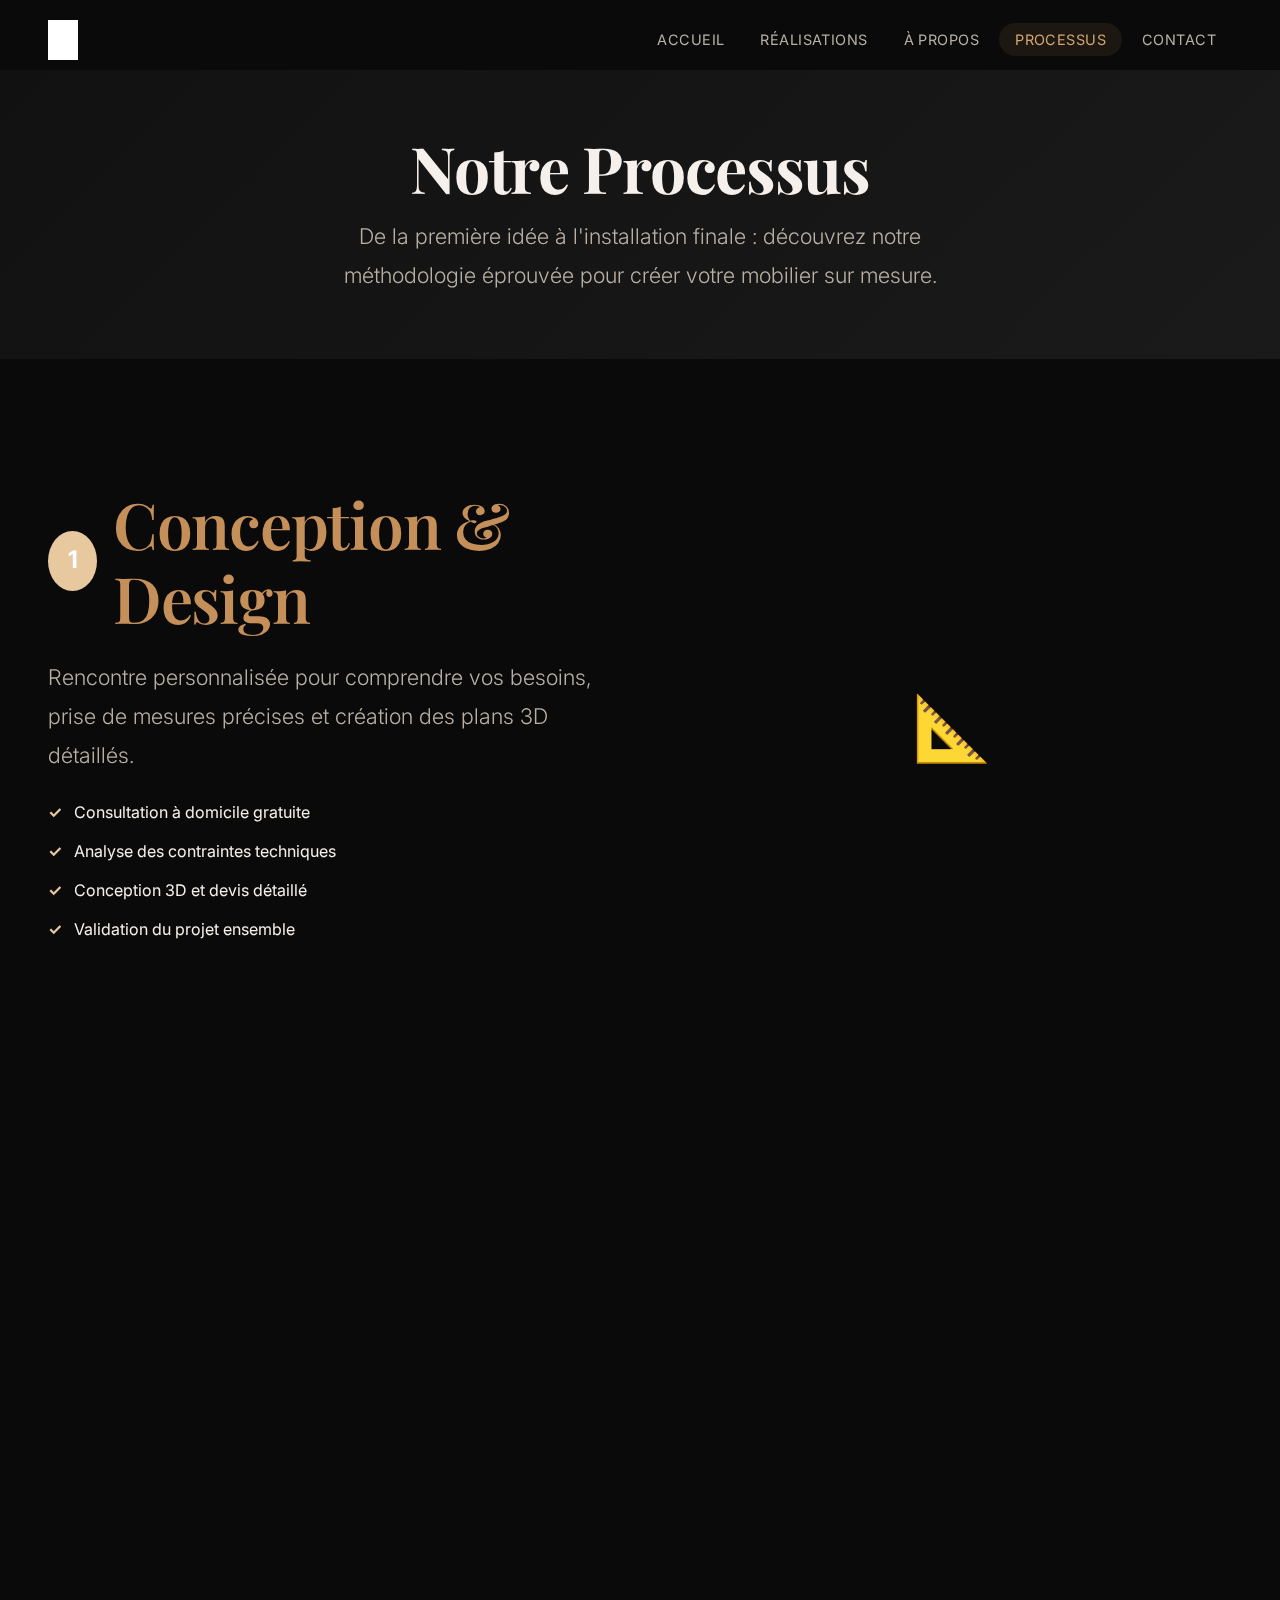
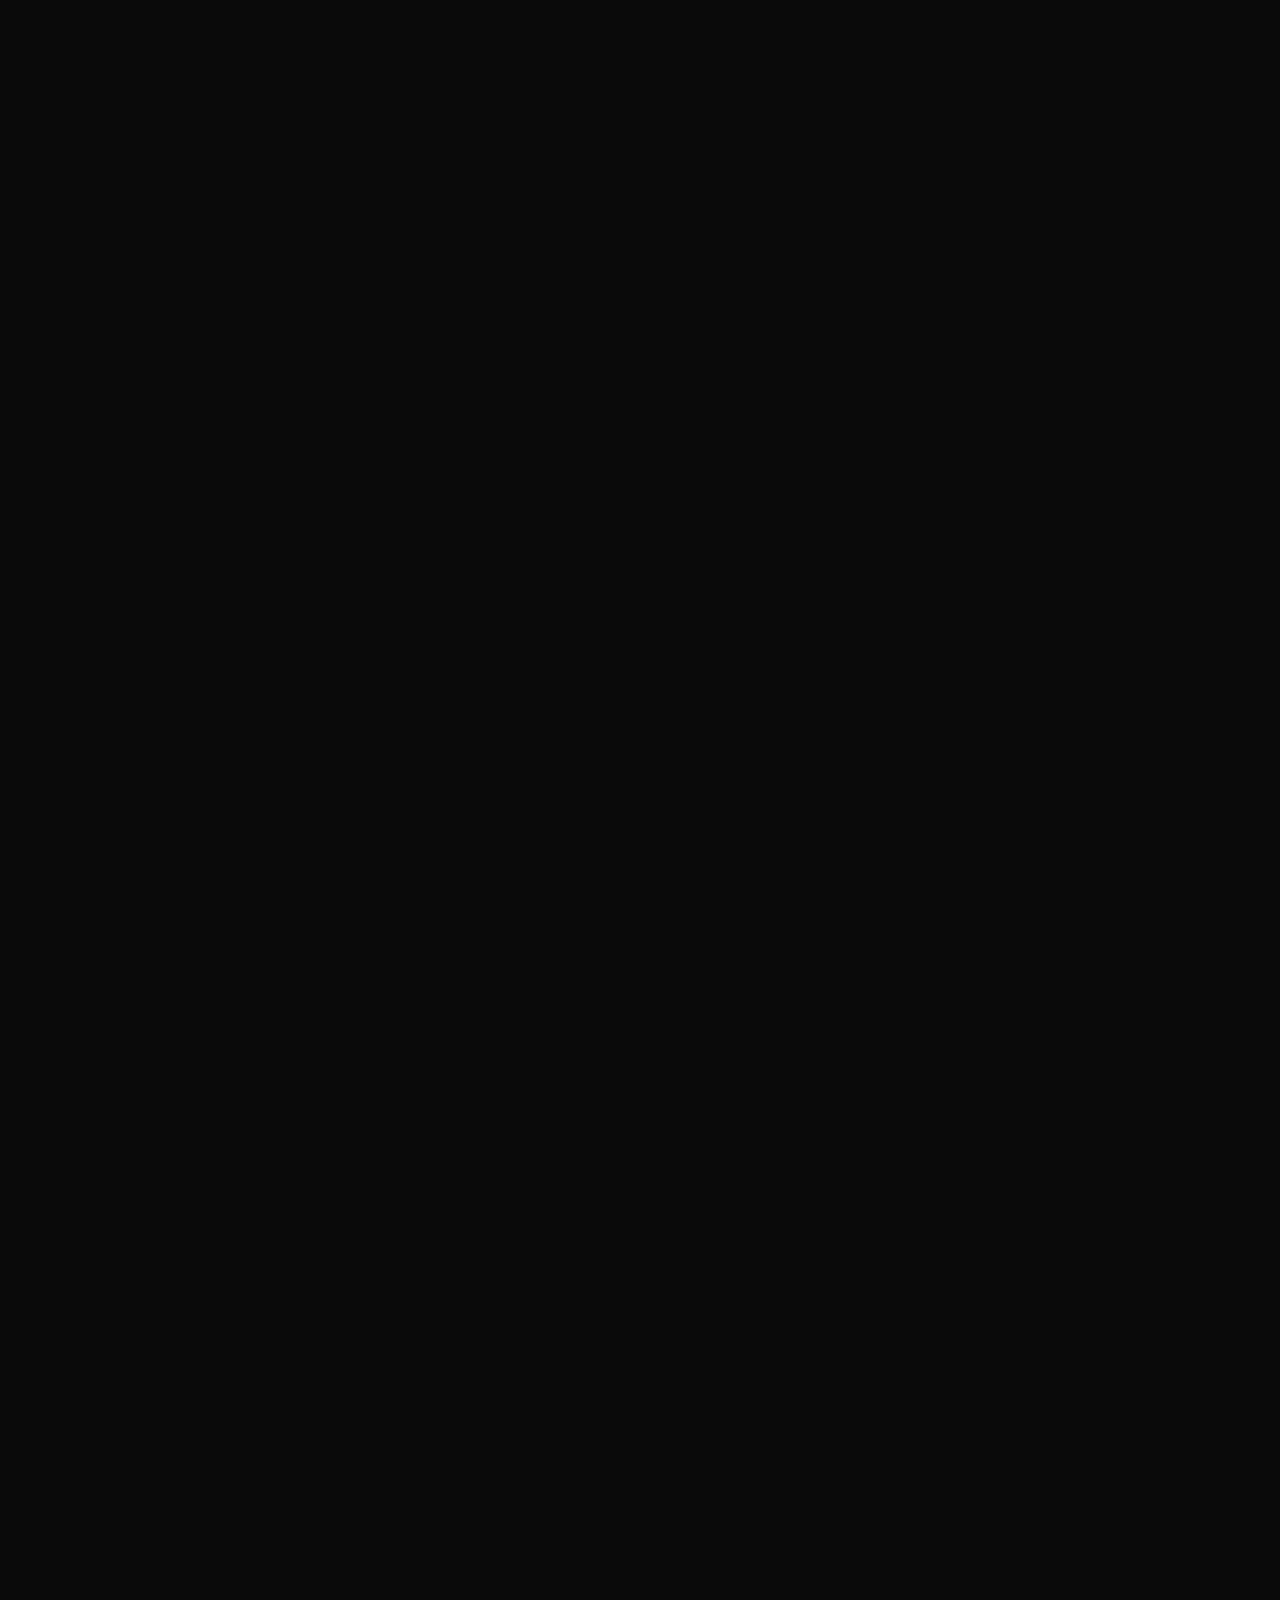
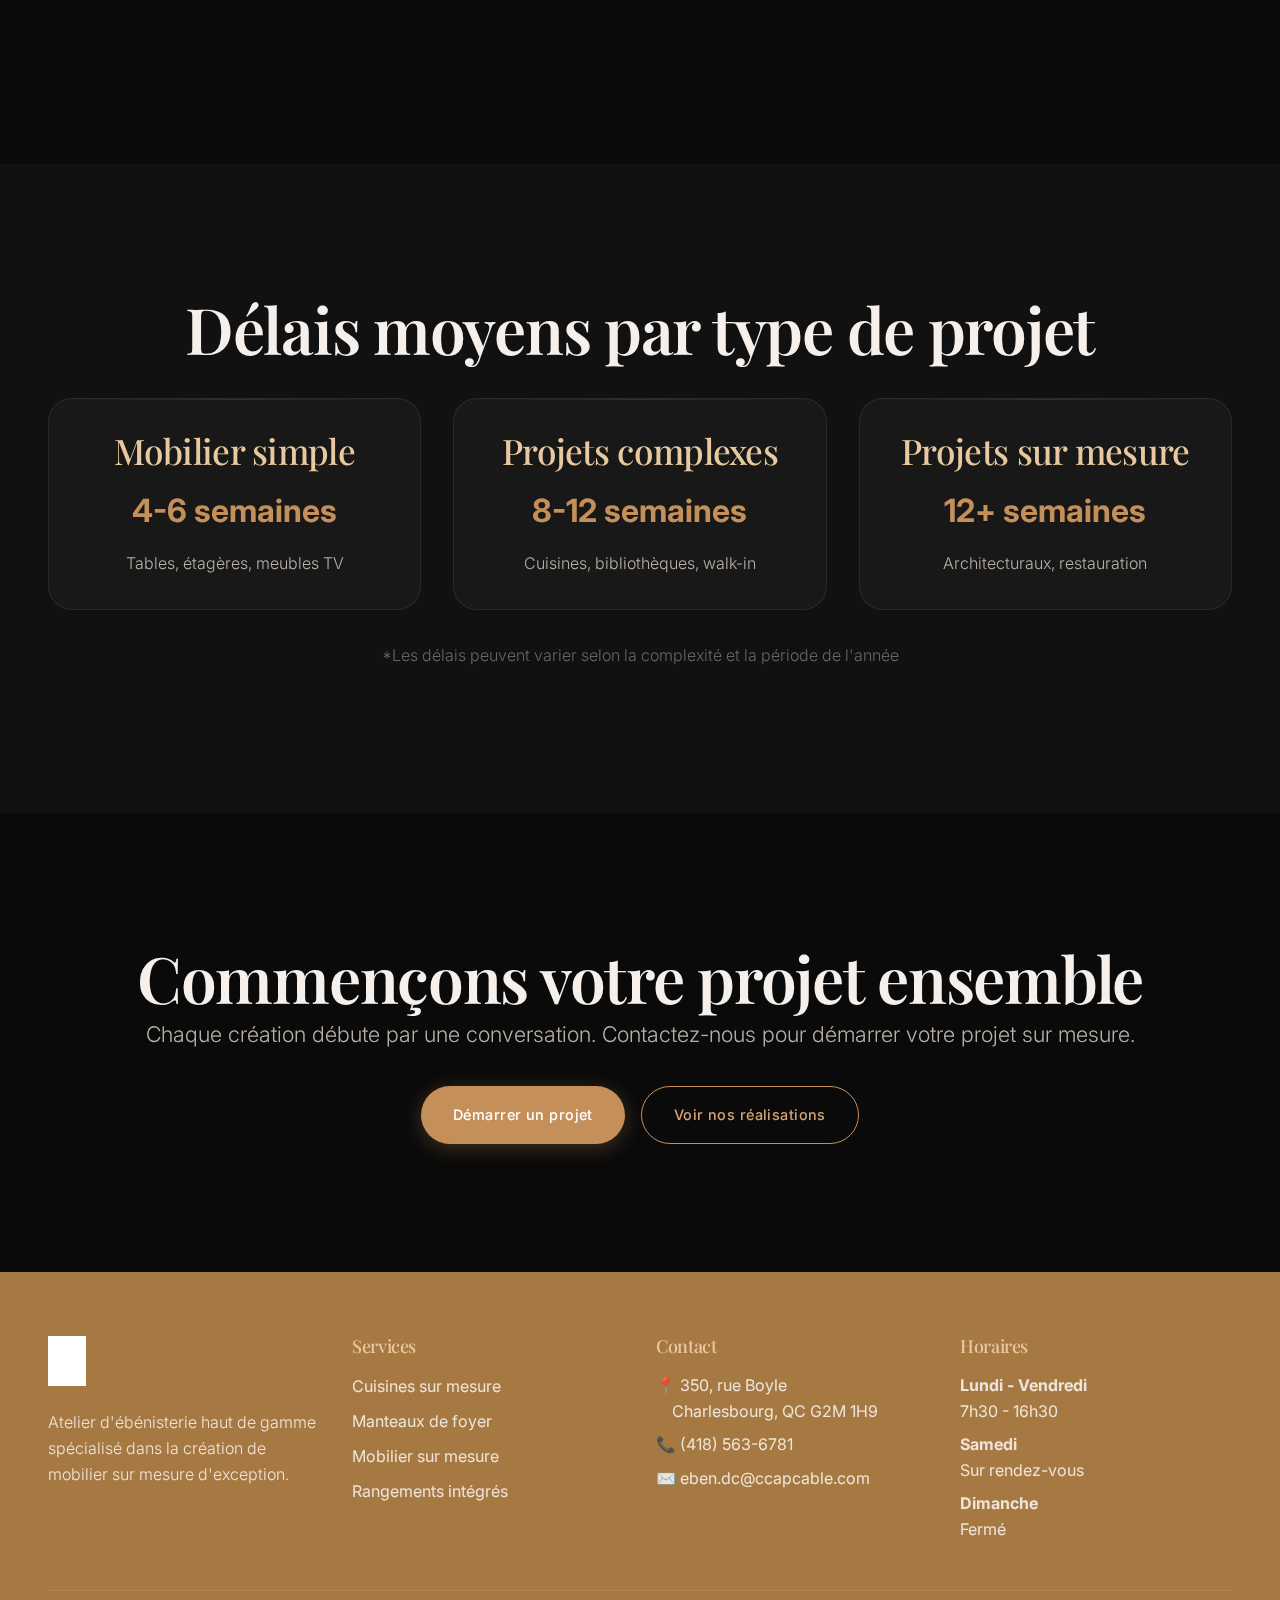
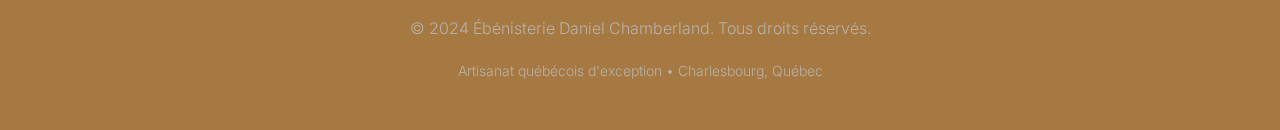
<file: processus.html>
<!DOCTYPE html>
<html lang="fr" dir="ltr">
<head>
  <meta charset="UTF-8">
  <meta name="viewport" content="width=device-width, initial-scale=1.0">
  <meta name="description" content="Découvrez notre processus de création : de la conception à l'installation. Méthodologie éprouvée d'Ébénisterie Daniel Chamberland.">
  <meta name="keywords" content="processus ébénisterie, méthodologie, conception, fabrication, installation, Daniel Chamberland">
  <meta name="robots" content="index, follow">
  <meta name="theme-color" content="#7a5230">
  
  <!-- Open Graph -->
  <meta property="og:title" content="Notre Processus - Ébénisterie Daniel Chamberland">
  <meta property="og:description" content="Découvrez notre méthodologie éprouvée : conception, fabrication et installation d'exception.">
  <meta property="og:type" content="website">
  <meta property="og:url" content="https://ebenisteriechamberland.com/processus.html">
  
  <!-- Favicons -->
  <link rel="icon" type="image/svg+xml" href="./assets/favicon.svg">
  
  <!-- CSS -->
  <link rel="stylesheet" href="./style.css">
  
  <title>Notre Processus - Ébénisterie Daniel Chamberland</title>
</head>

<body>
  <!-- Navigation -->
  <nav class="navbar" role="navigation" aria-label="Navigation principale">
    <div class="container">
      <div class="nav-container">
        <a href="./" class="nav-brand" aria-label="Accueil Ébénisterie Daniel Chamberland">
          <img src="./assets/logo.png" alt="Logo Ébénisterie Daniel Chamberland" class="nav-logo">
        </a>
        
        <ul class="nav-menu" role="menubar">
          <li role="none">
            <a href="./" class="nav-link" role="menuitem">Accueil</a>
          </li>
          <li role="none">
            <a href="./realisations.html" class="nav-link" role="menuitem">Réalisations</a>
          </li>
          <li role="none">
            <a href="./a-propos.html" class="nav-link" role="menuitem">À propos</a>
          </li>
          <li role="none">
            <a href="./processus.html" class="nav-link active" role="menuitem">Processus</a>
          </li>
          <li role="none">
            <a href="./contact.html" class="nav-link" role="menuitem">Contact</a>
          </li>
        </ul>
        
        <button class="nav-toggle" aria-expanded="false" aria-controls="nav-menu" aria-label="Ouvrir le menu">
          <span></span>
          <span></span>
          <span></span>
        </button>
      </div>
    </div>
  </nav>

  <!-- En-tête de page -->
  <header class="section-sm" style="background: linear-gradient(135deg, var(--bg-secondary), var(--bg-tertiary)); margin-top: 70px;">
    <div class="container text-center">
      <h1 style="font-size: clamp(2.5rem, 5vw, 4rem); margin-bottom: var(--space-lg);">Notre Processus</h1>
      <p class="lead" style="max-width: 600px; margin: 0 auto;">
        De la première idée à l'installation finale : découvrez notre méthodologie éprouvée pour créer votre mobilier sur mesure.
      </p>
    </div>
  </header>

  <!-- Section processus -->
  <main class="section" role="main">
    <div class="container">
      
      <!-- Étapes du processus -->
      <div style="display: flex; flex-direction: column; gap: var(--space-4xl);">
        
        <!-- Étape 1 : Conception -->
        <div class="process-step">
          <div class="grid grid-2" style="gap: var(--space-4xl); align-items: center;">
            <div style="order: 1;">
              <div style="display: flex; align-items: center; gap: var(--space-lg); margin-bottom: var(--space-xl);">
                <div style="width: 60px; height: 60px; background: var(--accent); color: white; border-radius: 50%; display: flex; align-items: center; justify-content: center; font-size: 1.5rem; font-weight: bold;">1</div>
                <h2 style="margin: 0; color: var(--primary);">Conception & Design</h2>
              </div>
              
              <p class="lead">
                Rencontre personnalisée pour comprendre vos besoins, prise de mesures précises et création des plans 3D détaillés.
              </p>
              
              <ul style="list-style: none; padding: 0; margin: var(--space-xl) 0;">
                <li style="margin-bottom: var(--space-md); display: flex; align-items: center; gap: var(--space-md);">
                  <span style="color: var(--accent); font-weight: bold;">✓</span>
                  Consultation à domicile gratuite
                </li>
                <li style="margin-bottom: var(--space-md); display: flex; align-items: center; gap: var(--space-md);">
                  <span style="color: var(--accent); font-weight: bold;">✓</span>
                  Analyse des contraintes techniques
                </li>
                <li style="margin-bottom: var(--space-md); display: flex; align-items: center; gap: var(--space-md);">
                  <span style="color: var(--accent); font-weight: bold;">✓</span>
                  Conception 3D et devis détaillé
                </li>
                <li style="display: flex; align-items: center; gap: var(--space-md);">
                  <span style="color: var(--accent); font-weight: bold;">✓</span>
                  Validation du projet ensemble
                </li>
              </ul>
            </div>
            
            <div style="order: 2;">
              <div style="background: linear-gradient(135deg, var(--accent-light), var(--accent)); height: 300px; border-radius: var(--radius-lg); display: flex; align-items: center; justify-content: center; font-size: 4rem;">📐</div>
            </div>
          </div>
        </div>

        <!-- Étape 2 : Sélection matériaux -->
        <div class="process-step">
          <div class="grid grid-2" style="gap: var(--space-4xl); align-items: center;">
            <div style="order: 2;">
              <div style="display: flex; align-items: center; gap: var(--space-lg); margin-bottom: var(--space-xl);">
                <div style="width: 60px; height: 60px; background: var(--accent); color: white; border-radius: 50%; display: flex; align-items: center; justify-content: center; font-size: 1.5rem; font-weight: bold;">2</div>
                <h2 style="margin: 0; color: var(--primary);">Sélection des matériaux</h2>
              </div>
              
              <p class="lead">
                Choix guidé des essences de bois, quincailleries et finitions selon vos goûts et contraintes techniques.
              </p>
              
              <ul style="list-style: none; padding: 0; margin: var(--space-xl) 0;">
                <li style="margin-bottom: var(--space-md); display: flex; align-items: center; gap: var(--space-md);">
                  <span style="color: var(--accent); font-weight: bold;">✓</span>
                  Sélection d'essences nobles locales
                </li>
                <li style="margin-bottom: var(--space-md); display: flex; align-items: center; gap: var(--space-md);">
                  <span style="color: var(--accent); font-weight: bold;">✓</span>
                  Quincaillerie haut de gamme européenne
                </li>
                <li style="margin-bottom: var(--space-md); display: flex; align-items: center; gap: var(--space-md);">
                  <span style="color: var(--accent); font-weight: bold;">✓</span>
                  Finitions écologiques durables
                </li>
                <li style="display: flex; align-items: center; gap: var(--space-md);">
                  <span style="color: var(--accent); font-weight: bold;">✓</span>
                  Échantillons et tests de compatibilité
                </li>
              </ul>
            </div>
            
            <div style="order: 1;">
              <div style="background: linear-gradient(135deg, var(--primary-light), var(--primary)); height: 300px; border-radius: var(--radius-lg); display: flex; align-items: center; justify-content: center; font-size: 4rem;">🌲</div>
            </div>
          </div>
        </div>

        <!-- Étape 3 : Fabrication -->
        <div class="process-step">
          <div class="grid grid-2" style="gap: var(--space-4xl); align-items: center;">
            <div style="order: 1;">
              <div style="display: flex; align-items: center; gap: var(--space-lg); margin-bottom: var(--space-xl);">
                <div style="width: 60px; height: 60px; background: var(--accent); color: white; border-radius: 50%; display: flex; align-items: center; justify-content: center; font-size: 1.5rem; font-weight: bold;">3</div>
                <h2 style="margin: 0; color: var(--primary);">Fabrication artisanale</h2>
              </div>
              
              <p class="lead">
                Réalisation en atelier avec un savoir-faire traditionnel et des techniques modernes pour une qualité irréprochable.
              </p>
              
              <ul style="list-style: none; padding: 0; margin: var(--space-xl) 0;">
                <li style="margin-bottom: var(--space-md); display: flex; align-items: center; gap: var(--space-md);">
                  <span style="color: var(--accent); font-weight: bold;">✓</span>
                  Usinage de précision en atelier
                </li>
                <li style="margin-bottom: var(--space-md); display: flex; align-items: center; gap: var(--space-md);">
                  <span style="color: var(--accent); font-weight: bold;">✓</span>
                  Assemblages traditionnels renforcés
                </li>
                <li style="margin-bottom: var(--space-md); display: flex; align-items: center; gap: var(--space-md);">
                  <span style="color: var(--accent); font-weight: bold;">✓</span>
                  Finition et ponçage minutieux
                </li>
                <li style="display: flex; align-items: center; gap: var(--space-md);">
                  <span style="color: var(--accent); font-weight: bold;">✓</span>
                  Contrôle qualité à chaque étape
                </li>
              </ul>
            </div>
            
            <div style="order: 2;">
              <div style="background: linear-gradient(135deg, var(--primary-dark), var(--primary)); height: 300px; border-radius: var(--radius-lg); display: flex; align-items: center; justify-content: center; font-size: 4rem;">🔨</div>
            </div>
          </div>
        </div>

        <!-- Étape 4 : Installation -->
        <div class="process-step">
          <div class="grid grid-2" style="gap: var(--space-4xl); align-items: center;">
            <div style="order: 2;">
              <div style="display: flex; align-items: center; gap: var(--space-lg); margin-bottom: var(--space-xl);">
                <div style="width: 60px; height: 60px; background: var(--accent); color: white; border-radius: 50%; display: flex; align-items: center; justify-content: center; font-size: 1.5rem; font-weight: bold;">4</div>
                <h2 style="margin: 0; color: var(--primary);">Livraison & Installation</h2>
              </div>
              
              <p class="lead">
                Transport soigné et installation professionnelle avec finitions finales et mise en service complète.
              </p>
              
              <ul style="list-style: none; padding: 0; margin: var(--space-xl) 0;">
                <li style="margin-bottom: var(--space-md); display: flex; align-items: center; gap: var(--space-md);">
                  <span style="color: var(--accent); font-weight: bold;">✓</span>
                  Transport protégé et sécurisé
                </li>
                <li style="margin-bottom: var(--space-md); display: flex; align-items: center; gap: var(--space-md);">
                  <span style="color: var(--accent); font-weight: bold;">✓</span>
                  Installation par nos équipes
                </li>
                <li style="margin-bottom: var(--space-md); display: flex; align-items: center; gap: var(--space-md);">
                  <span style="color: var(--accent); font-weight: bold;">✓</span>
                  Ajustements et finitions sur place
                </li>
                <li style="display: flex; align-items: center; gap: var(--space-md);">
                  <span style="color: var(--accent); font-weight: bold;">✓</span>
                  Nettoyage et mise en service
                </li>
              </ul>
            </div>
            
            <div style="order: 1;">
              <div style="background: linear-gradient(135deg, var(--accent), var(--accent-dark)); height: 300px; border-radius: var(--radius-lg); display: flex; align-items: center; justify-content: center; font-size: 4rem;">🚚</div>
            </div>
          </div>
        </div>

        <!-- Étape 5 : Suivi -->
        <div class="process-step">
          <div class="grid grid-2" style="gap: var(--space-4xl); align-items: center;">
            <div style="order: 1;">
              <div style="display: flex; align-items: center; gap: var(--space-lg); margin-bottom: var(--space-xl);">
                <div style="width: 60px; height: 60px; background: var(--accent); color: white; border-radius: 50%; display: flex; align-items: center; justify-content: center; font-size: 1.5rem; font-weight: bold;">5</div>
                <h2 style="margin: 0; color: var(--primary);">Suivi & Garantie</h2>
              </div>
              
              <p class="lead">
                Service après-vente personnalisé et garantie sur nos réalisations pour votre tranquillité d'esprit.
              </p>
              
              <ul style="list-style: none; padding: 0; margin: var(--space-xl) 0;">
                <li style="margin-bottom: var(--space-md); display: flex; align-items: center; gap: var(--space-md);">
                  <span style="color: var(--accent); font-weight: bold;">✓</span>
                  Garantie 2 ans sur fabrication
                </li>
                <li style="margin-bottom: var(--space-md); display: flex; align-items: center; gap: var(--space-md);">
                  <span style="color: var(--accent); font-weight: bold;">✓</span>
                  Service après-vente réactif
                </li>
                <li style="margin-bottom: var(--space-md); display: flex; align-items: center; gap: var(--space-md);">
                  <span style="color: var(--accent); font-weight: bold;">✓</span>
                  Conseils d'entretien personnalisés
                </li>
                <li style="display: flex; align-items: center; gap: var(--space-md);">
                  <span style="color: var(--accent); font-weight: bold;">✓</span>
                  Relation de confiance à long terme
                </li>
              </ul>
            </div>
            
            <div style="order: 2;">
              <div style="background: linear-gradient(135deg, var(--primary), var(--accent)); height: 300px; border-radius: var(--radius-lg); display: flex; align-items: center; justify-content: center; font-size: 4rem;">🛡️</div>
            </div>
          </div>
        </div>

      </div>
    </div>
  </main>

  <!-- Section timeline -->
  <section class="section" style="background-color: var(--bg-secondary);">
    <div class="container text-center">
      <h2 class="mb-2xl">Délais moyens par type de projet</h2>
      
      <div class="grid grid-3">
        <div class="card">
          <div class="card-content text-center">
            <h3 style="color: var(--accent); margin-bottom: var(--space-md);">Mobilier simple</h3>
            <div style="font-size: 2rem; font-weight: bold; color: var(--primary); margin-bottom: var(--space-md);">4-6 semaines</div>
            <p style="margin: 0; color: var(--text-secondary);">Tables, étagères, meubles TV</p>
          </div>
        </div>
        
        <div class="card">
          <div class="card-content text-center">
            <h3 style="color: var(--accent); margin-bottom: var(--space-md);">Projets complexes</h3>
            <div style="font-size: 2rem; font-weight: bold; color: var(--primary); margin-bottom: var(--space-md);">8-12 semaines</div>
            <p style="margin: 0; color: var(--text-secondary);">Cuisines, bibliothèques, walk-in</p>
          </div>
        </div>
        
        <div class="card">
          <div class="card-content text-center">
            <h3 style="color: var(--accent); margin-bottom: var(--space-md);">Projets sur mesure</h3>
            <div style="font-size: 2rem; font-weight: bold; color: var(--primary); margin-bottom: var(--space-md);">12+ semaines</div>
            <p style="margin: 0; color: var(--text-secondary);">Architecturaux, restauration</p>
          </div>
        </div>
      </div>
      
      <p style="margin-top: var(--space-2xl); color: var(--text-muted);">
        *Les délais peuvent varier selon la complexité et la période de l'année
      </p>
    </div>
  </section>

  <!-- Section CTA -->
  <section class="section text-center">
    <div class="container">
      <h2>Commençons votre projet ensemble</h2>
      <p class="lead mb-2xl">
        Chaque création débute par une conversation. Contactez-nous pour démarrer votre projet sur mesure.
      </p>
      <div class="d-flex gap-lg justify-center">
        <a href="./contact.html" class="btn btn-primary">
          Démarrer un projet
        </a>
        <a href="./realisations.html" class="btn btn-outline">
          Voir nos réalisations
        </a>
      </div>
    </div>
  </section>

  <!-- Footer -->
  <footer class="section" role="contentinfo" style="background-color: var(--primary-dark); color: white; padding: var(--space-4xl) 0 var(--space-2xl);">
    <div class="container">
      <div class="grid grid-4" style="margin-bottom: var(--space-3xl);">
        <div>
          <img src="./assets/logo.png" alt="Logo Ébénisterie Daniel Chamberland" style="height: 50px; margin-bottom: var(--space-lg); filter: brightness(0) invert(1);">
          <p style="color: rgba(255, 255, 255, 0.8); line-height: 1.6;">
            Atelier d'ébénisterie haut de gamme spécialisé dans la création de mobilier sur mesure d'exception.
          </p>
        </div>
        
        <div>
          <h3 style="color: var(--accent); margin-bottom: var(--space-lg); font-size: 1.125rem;">Services</h3>
          <ul style="list-style: none; padding: 0;">
            <li style="margin-bottom: var(--space-sm);">
              <a href="./realisations.html" style="color: rgba(255, 255, 255, 0.8); text-decoration: none;">Cuisines sur mesure</a>
            </li>
            <li style="margin-bottom: var(--space-sm);">
              <a href="./realisations.html" style="color: rgba(255, 255, 255, 0.8); text-decoration: none;">Manteaux de foyer</a>
            </li>
            <li style="margin-bottom: var(--space-sm);">
              <a href="./realisations.html" style="color: rgba(255, 255, 255, 0.8); text-decoration: none;">Mobilier sur mesure</a>
            </li>
            <li style="margin-bottom: var(--space-sm);">
              <a href="./realisations.html" style="color: rgba(255, 255, 255, 0.8); text-decoration: none;">Rangements intégrés</a>
            </li>
          </ul>
        </div>
        
        <div>
          <h3 style="color: var(--accent); margin-bottom: var(--space-lg); font-size: 1.125rem;">Contact</h3>
          <address style="font-style: normal; color: rgba(255, 255, 255, 0.8); line-height: 1.6;">
            <div style="margin-bottom: var(--space-sm);">
              📍 350, rue Boyle<br>
              &nbsp;&nbsp;&nbsp;&nbsp;Charlesbourg, QC G2M 1H9
            </div>
            <div style="margin-bottom: var(--space-sm);">
              📞 <a href="tel:+14185636781" style="color: rgba(255, 255, 255, 0.8);">(418) 563-6781</a>
            </div>
            <div style="margin-bottom: var(--space-sm);">
              ✉️ <a href="mailto:eben.dc@ccapcable.com" style="color: rgba(255, 255, 255, 0.8);">eben.dc@ccapcable.com</a>
            </div>
          </address>
        </div>
        
        <div>
          <h3 style="color: var(--accent); margin-bottom: var(--space-lg); font-size: 1.125rem;">Horaires</h3>
          <div style="color: rgba(255, 255, 255, 0.8); line-height: 1.6;">
            <div style="margin-bottom: var(--space-sm);">
              <strong>Lundi - Vendredi</strong><br>
              7h30 - 16h30
            </div>
            <div style="margin-bottom: var(--space-sm);">
              <strong>Samedi</strong><br>
              Sur rendez-vous
            </div>
            <div>
              <strong>Dimanche</strong><br>
              Fermé
            </div>
          </div>
        </div>
      </div>
      
      <div style="border-top: 1px solid rgba(255, 255, 255, 0.1); padding-top: var(--space-xl); text-align: center; color: rgba(255, 255, 255, 0.6);">
        <p>&copy; 2024 Ébénisterie Daniel Chamberland. Tous droits réservés.</p>
        <p style="font-size: 0.875rem; margin-top: var(--space-sm);">
          Artisanat québécois d'exception • Charlesbourg, Québec
        </p>
      </div>
    </div>
  </footer>

  <!-- Scripts -->
  <script src="./script.js"></script>
</body>
</html>
</file>
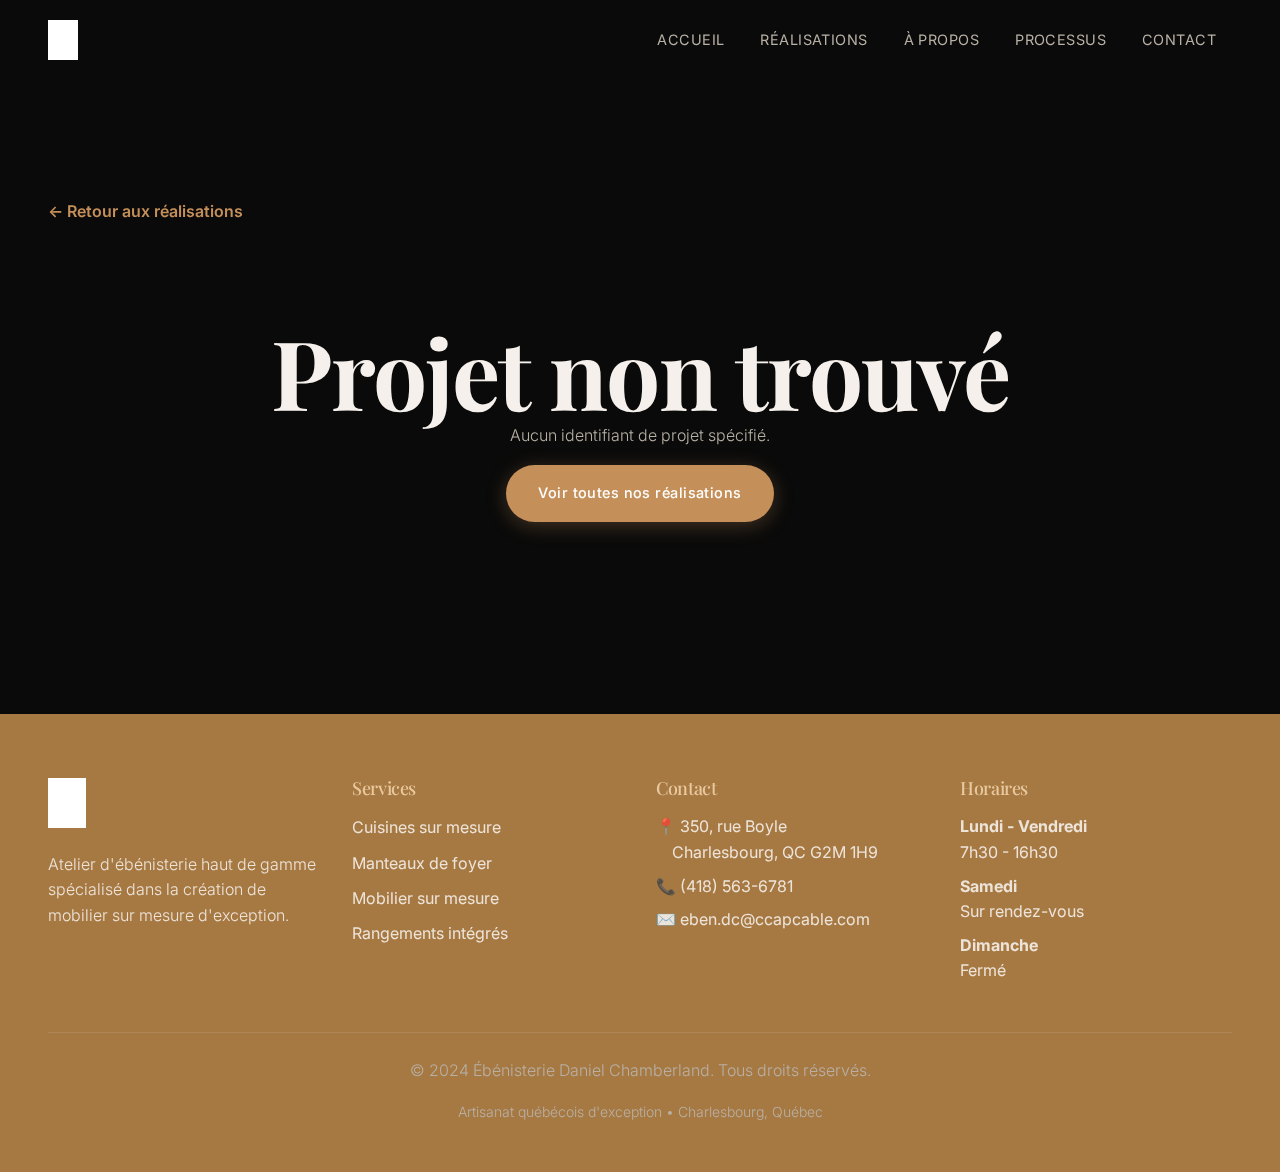
<file: projet.html>
<!DOCTYPE html>
<html lang="fr" dir="ltr">
<head>
  <meta charset="UTF-8">
  <meta name="viewport" content="width=device-width, initial-scale=1.0">
  <meta name="description" content="Détails du projet d'ébénisterie sur mesure - Ébénisterie Daniel Chamberland">
  <meta name="keywords" content="projet ébénisterie, détail réalisation, sur mesure, Daniel Chamberland">
  <meta name="robots" content="index, follow">
  <meta name="theme-color" content="#7a5230">
  
  <!-- Favicons -->
  <link rel="icon" type="image/svg+xml" href="./assets/favicon.svg">
  
  <!-- CSS -->
  <link rel="stylesheet" href="./style.css">
  
  <title>Projet - Ébénisterie Daniel Chamberland</title>
</head>

<body>
  <!-- Navigation -->
  <nav class="navbar" role="navigation" aria-label="Navigation principale">
    <div class="container">
      <div class="nav-container">
        <a href="./" class="nav-brand" aria-label="Accueil Ébénisterie Daniel Chamberland">
          <img src="./assets/logo.png" alt="Logo Ébénisterie Daniel Chamberland" class="nav-logo">
        </a>
        
        <ul class="nav-menu" role="menubar">
          <li role="none">
            <a href="./" class="nav-link" role="menuitem">Accueil</a>
          </li>
          <li role="none">
            <a href="./realisations.html" class="nav-link" role="menuitem">Réalisations</a>
          </li>
          <li role="none">
            <a href="./a-propos.html" class="nav-link" role="menuitem">À propos</a>
          </li>
          <li role="none">
            <a href="./processus.html" class="nav-link" role="menuitem">Processus</a>
          </li>
          <li role="none">
            <a href="./contact.html" class="nav-link" role="menuitem">Contact</a>
          </li>
        </ul>
        
        <button class="nav-toggle" aria-expanded="false" aria-controls="nav-menu" aria-label="Ouvrir le menu">
          <span></span>
          <span></span>
          <span></span>
        </button>
      </div>
    </div>
  </nav>

  <!-- Contenu principal -->
  <main class="section" style="margin-top: 70px;" role="main" id="project-main">
    <div class="container">
      
      <!-- Navigation retour -->
      <div style="margin-bottom: var(--space-2xl);">
        <a href="./realisations.html" style="display: inline-flex; align-items: center; gap: var(--space-sm); color: var(--primary); text-decoration: none; font-weight: 600;">
          ← Retour aux réalisations
        </a>
      </div>

      <!-- Le contenu sera chargé dynamiquement par JavaScript -->
      <div id="project-content">
        <!-- Placeholder en attendant le chargement -->
        <div class="text-center" style="padding: var(--space-4xl) 0;">
          <h1>Chargement du projet...</h1>
          <p>Veuillez patienter pendant le chargement des détails du projet.</p>
        </div>
      </div>

    </div>
  </main>

  <!-- Footer -->
  <footer class="section" role="contentinfo" style="background-color: var(--primary-dark); color: white; padding: var(--space-4xl) 0 var(--space-2xl);">
    <div class="container">
      <div class="grid grid-4" style="margin-bottom: var(--space-3xl);">
        <div>
          <img src="./assets/logo.png" alt="Logo Ébénisterie Daniel Chamberland" style="height: 50px; margin-bottom: var(--space-lg); filter: brightness(0) invert(1);">
          <p style="color: rgba(255, 255, 255, 0.8); line-height: 1.6;">
            Atelier d'ébénisterie haut de gamme spécialisé dans la création de mobilier sur mesure d'exception.
          </p>
        </div>
        
        <div>
          <h3 style="color: var(--accent); margin-bottom: var(--space-lg); font-size: 1.125rem;">Services</h3>
          <ul style="list-style: none; padding: 0;">
            <li style="margin-bottom: var(--space-sm);">
              <a href="./realisations.html" style="color: rgba(255, 255, 255, 0.8); text-decoration: none;">Cuisines sur mesure</a>
            </li>
            <li style="margin-bottom: var(--space-sm);">
              <a href="./realisations.html" style="color: rgba(255, 255, 255, 0.8); text-decoration: none;">Manteaux de foyer</a>
            </li>
            <li style="margin-bottom: var(--space-sm);">
              <a href="./realisations.html" style="color: rgba(255, 255, 255, 0.8); text-decoration: none;">Mobilier sur mesure</a>
            </li>
            <li style="margin-bottom: var(--space-sm);">
              <a href="./realisations.html" style="color: rgba(255, 255, 255, 0.8); text-decoration: none;">Rangements intégrés</a>
            </li>
          </ul>
        </div>
        
        <div>
          <h3 style="color: var(--accent); margin-bottom: var(--space-lg); font-size: 1.125rem;">Contact</h3>
          <address style="font-style: normal; color: rgba(255, 255, 255, 0.8); line-height: 1.6;">
            <div style="margin-bottom: var(--space-sm);">
              📍 350, rue Boyle<br>
              &nbsp;&nbsp;&nbsp;&nbsp;Charlesbourg, QC G2M 1H9
            </div>
            <div style="margin-bottom: var(--space-sm);">
              📞 <a href="tel:+14185636781" style="color: rgba(255, 255, 255, 0.8);">(418) 563-6781</a>
            </div>
            <div style="margin-bottom: var(--space-sm);">
              ✉️ <a href="mailto:eben.dc@ccapcable.com" style="color: rgba(255, 255, 255, 0.8);">eben.dc@ccapcable.com</a>
            </div>
          </address>
        </div>
        
        <div>
          <h3 style="color: var(--accent); margin-bottom: var(--space-lg); font-size: 1.125rem;">Horaires</h3>
          <div style="color: rgba(255, 255, 255, 0.8); line-height: 1.6;">
            <div style="margin-bottom: var(--space-sm);">
              <strong>Lundi - Vendredi</strong><br>
              7h30 - 16h30
            </div>
            <div style="margin-bottom: var(--space-sm);">
              <strong>Samedi</strong><br>
              Sur rendez-vous
            </div>
            <div>
              <strong>Dimanche</strong><br>
              Fermé
            </div>
          </div>
        </div>
      </div>
      
      <div style="border-top: 1px solid rgba(255, 255, 255, 0.1); padding-top: var(--space-xl); text-align: center; color: rgba(255, 255, 255, 0.6);">
        <p>&copy; 2024 Ébénisterie Daniel Chamberland. Tous droits réservés.</p>
        <p style="font-size: 0.875rem; margin-top: var(--space-sm);">
          Artisanat québécois d'exception • Charlesbourg, Québec
        </p>
      </div>
    </div>
  </footer>

  <!-- Scripts -->
  <script src="./script.js"></script>
  
  <!-- Script spécifique pour le chargement du projet -->
  <script>
    document.addEventListener('DOMContentLoaded', async function() {
      const urlParams = new URLSearchParams(window.location.search);
      const projectId = urlParams.get('id');
      
      if (!projectId) {
        document.getElementById('project-content').innerHTML = `
          <div class="text-center" style="padding: var(--space-4xl) 0;">
            <h1>Projet non trouvé</h1>
            <p>Aucun identifiant de projet spécifié.</p>
            <a href="./realisations.html" class="btn btn-primary">Voir toutes nos réalisations</a>
          </div>
        `;
        return;
      }

      try {
        const response = await fetch('./assets/content.json');
        const content = await response.json();
        const project = content.projects.find(p => p.id === projectId);
        
        if (!project) {
          throw new Error('Projet non trouvé');
        }
        
        // Mettre à jour le titre de la page
        document.title = `${project.title} - Ébénisterie Daniel Chamberland`;
        
        // Générer le contenu HTML du projet
        document.getElementById('project-content').innerHTML = `
          <!-- En-tête du projet -->
          <header style="margin-bottom: var(--space-4xl);">
            <div class="grid grid-2" style="gap: var(--space-4xl); align-items: center;">
              <div>
                <span style="display: inline-block; font-size: 0.875rem; font-weight: 600; text-transform: uppercase; letter-spacing: 0.05em; color: var(--accent); background: rgba(196, 143, 89, 0.1); padding: var(--space-xs) var(--space-sm); border-radius: var(--radius-full); margin-bottom: var(--space-lg);">${project.category}</span>
                <h1 style="margin-bottom: var(--space-md);">${project.title}</h1>
                <p class="lead" style="margin-bottom: var(--space-xl);">${project.subtitle}</p>
                <p style="margin-bottom: var(--space-2xl);">${project.description}</p>
                
                <div style="display: flex; gap: var(--space-lg); flex-wrap: wrap;">
                  <a href="./contact.html" class="btn btn-primary">Demander un devis similaire</a>
                  <a href="./processus.html" class="btn btn-outline">Voir notre processus</a>
                </div>
              </div>
              
              <div>
                <img 
                  data-src="./assets/img/${project.images[0]}" 
                  alt="${project.title}" 
                  style="width: 100%; height: 400px; object-fit: cover; border-radius: var(--radius-lg); box-shadow: var(--shadow-xl);"
                  class="gallery-img"
                  data-title="${project.title}"
                  data-description="${project.subtitle}"
                >
              </div>
            </div>
          </header>

          <!-- Galerie d'images -->
          <section style="margin-bottom: var(--space-4xl);">
            <h2 style="margin-bottom: var(--space-2xl);">Galerie du projet</h2>
            <div class="grid grid-3" style="gap: var(--space-lg);">
              ${project.images.slice(1).map((image, index) => `
                <img 
                  data-src="./assets/img/${image}" 
                  alt="${project.title} - Image ${index + 2}" 
                  style="width: 100%; height: 250px; object-fit: cover; border-radius: var(--radius-md); cursor: pointer; transition: var(--duration-medium);"
                  class="gallery-img"
                  data-title="${project.title}"
                  data-description="Vue ${index + 2} du projet"
                  onmouseover="this.style.transform='scale(1.02)'"
                  onmouseout="this.style.transform='scale(1)'"
                >
              `).join('')}
            </div>
          </section>

          <!-- Détails techniques -->
          <section style="margin-bottom: var(--space-4xl);">
            <div class="grid grid-2" style="gap: var(--space-4xl);">
              
              <!-- Matériaux -->
              <div class="card">
                <div class="card-content">
                  <h3 style="color: var(--accent); margin-bottom: var(--space-lg);">Matériaux utilisés</h3>
                  <ul style="list-style: none; padding: 0;">
                    ${project.materials.map(material => `
                      <li style="margin-bottom: var(--space-md); display: flex; align-items: center; gap: var(--space-sm);">
                        <span style="color: var(--accent); font-weight: bold;">•</span>
                        <span>${material}</span>
                      </li>
                    `).join('')}
                  </ul>
                </div>
              </div>

              <!-- Caractéristiques -->
              <div class="card">
                <div class="card-content">
                  <h3 style="color: var(--accent); margin-bottom: var(--space-lg);">Caractéristiques techniques</h3>
                  <ul style="list-style: none; padding: 0;">
                    ${project.features.map(feature => `
                      <li style="margin-bottom: var(--space-md); display: flex; align-items: center; gap: var(--space-sm);">
                        <span style="color: var(--accent); font-weight: bold;">✓</span>
                        <span>${feature}</span>
                      </li>
                    `).join('')}
                  </ul>
                </div>
              </div>

            </div>
          </section>

          <!-- Informations du projet -->
          <section style="margin-bottom: var(--space-4xl);">
            <div class="card" style="background: linear-gradient(135deg, var(--bg-secondary), var(--bg-tertiary));">
              <div class="card-content">
                <div class="grid grid-3" style="text-align: center;">
                  <div>
                    <h4 style="color: var(--accent); margin-bottom: var(--space-sm);">Complexité</h4>
                    <div style="font-size: 1.25rem; font-weight: 600; color: var(--primary);">${project.complexity}</div>
                  </div>
                  <div>
                    <h4 style="color: var(--accent); margin-bottom: var(--space-sm);">Durée de réalisation</h4>
                    <div style="font-size: 1.25rem; font-weight: 600; color: var(--primary);">${project.duration}</div>
                  </div>
                  <div>
                    <h4 style="color: var(--accent); margin-bottom: var(--space-sm);">Catégorie</h4>
                    <div style="font-size: 1.25rem; font-weight: 600; color: var(--primary);">${project.category}</div>
                  </div>
                </div>
              </div>
            </div>
          </section>

          <!-- CTA -->
          <section class="text-center" style="padding: var(--space-4xl) 0; background: linear-gradient(135deg, var(--accent-light), var(--accent)); border-radius: var(--radius-lg); color: white;">
            <h2 style="color: white; margin-bottom: var(--space-lg);">Intéressé par un projet similaire ?</h2>
            <p style="opacity: 0.9; margin-bottom: var(--space-2xl); max-width: 600px; margin-left: auto; margin-right: auto;">
              Chaque projet est unique, mais cette réalisation peut vous inspirer. 
              Contactez-nous pour discuter de vos besoins spécifiques.
            </p>
            <div style="display: flex; gap: var(--space-lg); justify-content: center; flex-wrap: wrap;">
              <a href="./contact.html" class="btn" style="background: white; color: var(--accent); border: none;">
                Demander une consultation
              </a>
              <a href="./realisations.html" class="btn" style="background: transparent; color: white; border: 2px solid rgba(255,255,255,0.3);">
                Voir d'autres réalisations
              </a>
            </div>
          </section>
        `;
        
        // Réinitialiser le lazy loading pour les nouvelles images
        if (window.EbenisterieApp) {
          // Réinitialiser le lazy loading si l'app est disponible
          const app = new EbenisterieApp();
          app.initLazyLoading();
        }
        
      } catch (error) {
        console.error('Erreur lors du chargement du projet:', error);
        document.getElementById('project-content').innerHTML = `
          <div class="text-center" style="padding: var(--space-4xl) 0;">
            <h1>Projet non trouvé</h1>
            <p>Le projet demandé n'existe pas ou n'est plus disponible.</p>
            <a href="./realisations.html" class="btn btn-primary">Voir toutes nos réalisations</a>
          </div>
        `;
      }
    });
  </script>
</body>
</html>
</file>
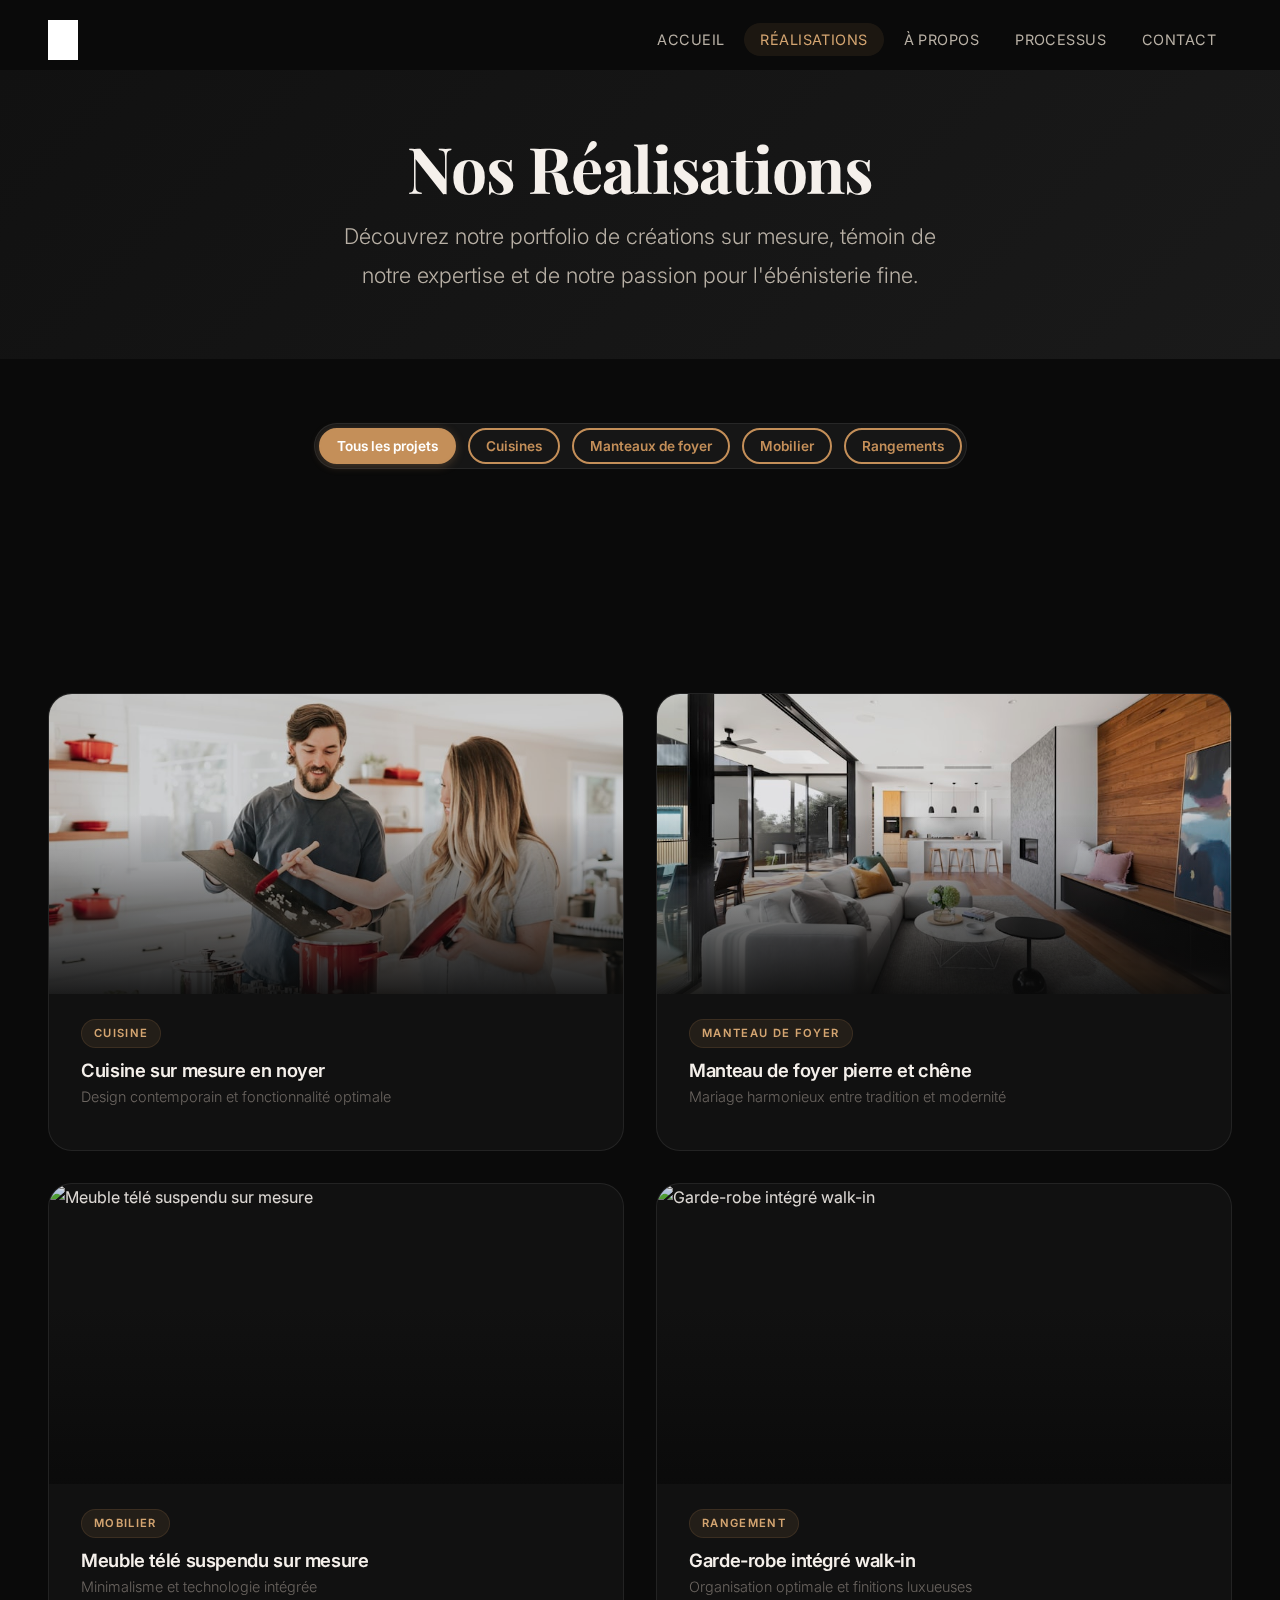
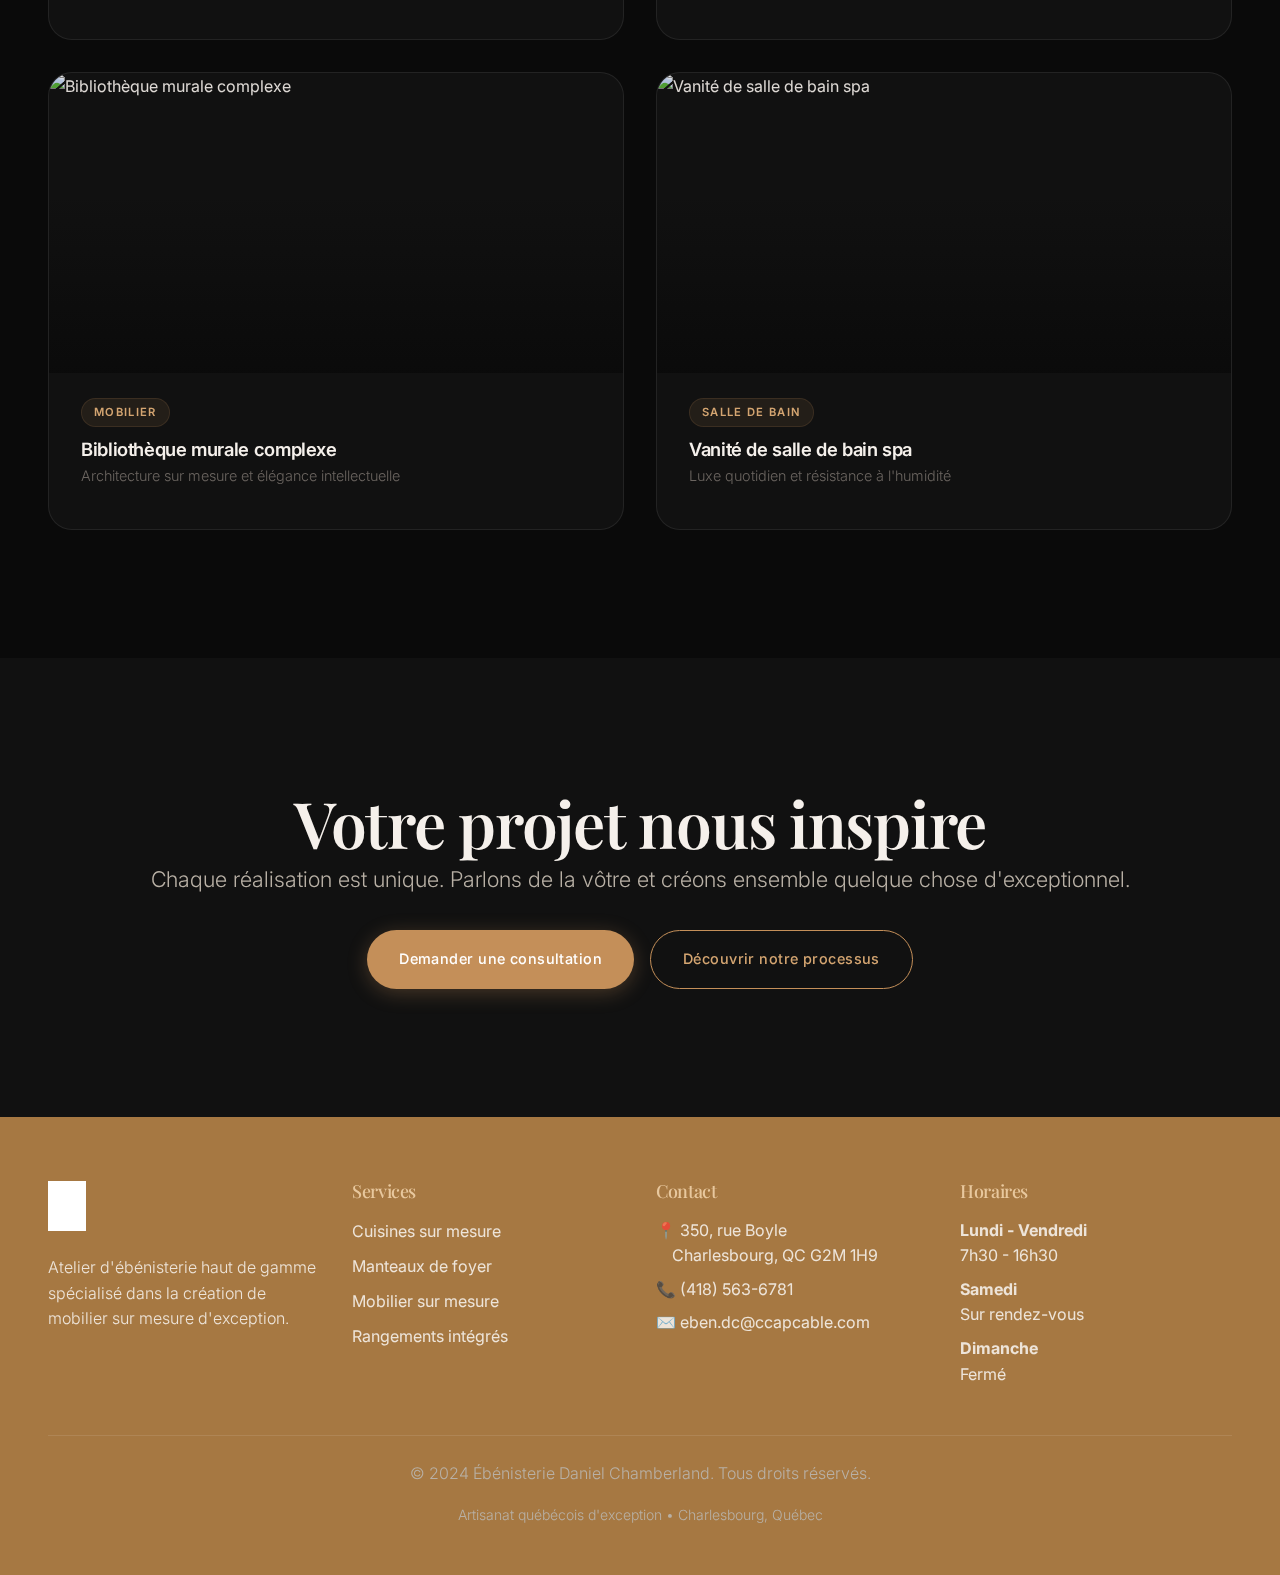
<file: realisations.html>
<!DOCTYPE html>
<html lang="fr" dir="ltr">
<head>
  <meta charset="UTF-8">
  <meta name="viewport" content="width=device-width, initial-scale=1.0">
  <meta name="description" content="Découvrez nos réalisations d'ébénisterie haut de gamme : cuisines sur mesure, manteaux de foyer, mobilier complexe. Portfolio complet de Daniel Chamberland.">
  <meta name="keywords" content="réalisations ébénisterie, portfolio, cuisines sur mesure, manteau foyer, mobilier, projets, Charlesbourg">
  <meta name="robots" content="index, follow">
  <meta name="theme-color" content="#7a5230">
  
  <!-- Open Graph -->
  <meta property="og:title" content="Nos Réalisations - Ébénisterie Daniel Chamberland">
  <meta property="og:description" content="Portfolio de nos plus belles créations : cuisines, manteaux de foyer, mobilier sur mesure d'exception.">
  <meta property="og:type" content="website">
  <meta property="og:url" content="https://ebenisteriechamberland.com/realisations.html">
  
  <!-- Favicons -->
  <link rel="icon" type="image/svg+xml" href="./assets/favicon.svg">
  
  <!-- CSS -->
  <link rel="stylesheet" href="./style.css">
  
  <title>Nos Réalisations - Ébénisterie Daniel Chamberland</title>
</head>

<body>
  <!-- Navigation -->
  <nav class="navbar" role="navigation" aria-label="Navigation principale">
    <div class="container">
      <div class="nav-container">
        <a href="./" class="nav-brand" aria-label="Accueil Ébénisterie Daniel Chamberland">
          <img src="./assets/logo.png" alt="Logo Ébénisterie Daniel Chamberland" class="nav-logo">
        </a>
        
        <ul class="nav-menu" role="menubar">
          <li role="none">
            <a href="./" class="nav-link" role="menuitem">Accueil</a>
          </li>
          <li role="none">
            <a href="./realisations.html" class="nav-link active" role="menuitem">Réalisations</a>
          </li>
          <li role="none">
            <a href="./a-propos.html" class="nav-link" role="menuitem">À propos</a>
          </li>
          <li role="none">
            <a href="./processus.html" class="nav-link" role="menuitem">Processus</a>
          </li>
          <li role="none">
            <a href="./contact.html" class="nav-link" role="menuitem">Contact</a>
          </li>
        </ul>
        
        <button class="nav-toggle" aria-expanded="false" aria-controls="nav-menu" aria-label="Ouvrir le menu">
          <span></span>
          <span></span>
          <span></span>
        </button>
      </div>
    </div>
  </nav>

  <!-- En-tête de page -->
  <header class="section-sm" style="background: linear-gradient(135deg, var(--bg-secondary), var(--bg-tertiary)); margin-top: 70px;">
    <div class="container text-center">
      <h1 style="font-size: clamp(2.5rem, 5vw, 4rem); margin-bottom: var(--space-lg);">Nos Réalisations</h1>
      <p class="lead" style="max-width: 600px; margin: 0 auto;">
        Découvrez notre portfolio de créations sur mesure, témoin de notre expertise et de notre passion pour l'ébénisterie fine.
      </p>
    </div>
  </header>

  <!-- Filtres de projets -->
  <section class="section-sm" id="filtres">
    <div class="container">
      <div class="text-center mb-2xl">
        <div class="filter-tabs" style="display: inline-flex; gap: var(--space-md); flex-wrap: wrap; justify-content: center;">
          <button class="filter-btn active" data-filter="all" style="padding: var(--space-sm) var(--space-lg); border: 2px solid var(--primary); background: var(--primary); color: white; border-radius: var(--radius-full); cursor: pointer; transition: all var(--duration-fast); font-weight: 600;">
            Tous les projets
          </button>
          <button class="filter-btn" data-filter="cuisine" style="padding: var(--space-sm) var(--space-lg); border: 2px solid var(--primary); background: transparent; color: var(--primary); border-radius: var(--radius-full); cursor: pointer; transition: all var(--duration-fast); font-weight: 600;">
            Cuisines
          </button>
          <button class="filter-btn" data-filter="manteau" style="padding: var(--space-sm) var(--space-lg); border: 2px solid var(--primary); background: transparent; color: var(--primary); border-radius: var(--radius-full); cursor: pointer; transition: all var(--duration-fast); font-weight: 600;">
            Manteaux de foyer
          </button>
          <button class="filter-btn" data-filter="mobilier" style="padding: var(--space-sm) var(--space-lg); border: 2px solid var(--primary); background: transparent; color: var(--primary); border-radius: var(--radius-full); cursor: pointer; transition: all var(--duration-fast); font-weight: 600;">
            Mobilier
          </button>
          <button class="filter-btn" data-filter="rangement" style="padding: var(--space-sm) var(--space-lg); border: 2px solid var(--primary); background: transparent; color: var(--primary); border-radius: var(--radius-full); cursor: pointer; transition: all var(--duration-fast); font-weight: 600;">
            Rangements
          </button>
        </div>
      </div>
    </div>
  </section>

  <!-- Galerie de projets -->
  <main class="section" id="galerie-projets" role="main">
    <div class="container">
      <div class="projects-grid" id="all-projects">
        <!-- Le contenu sera chargé dynamiquement via JavaScript -->
        <!-- Projet 1 - Cuisine noyer -->
        <article class="project-card" data-category="cuisine">
          <div class="project-image">
            <img 
              data-src="./assets/img/cuisine-noyer-1.webp" 
              alt="Cuisine sur mesure en noyer - vue d'ensemble" 
              class="gallery-img"
              data-title="Cuisine sur mesure en noyer"
              data-description="Design contemporain avec îlot central et comptoir-lunch"
            >
            <div class="project-overlay"></div>
          </div>
          <div class="project-info">
            <span class="project-category">Cuisine</span>
            <h3 class="project-title">
              <a href="projet.html?id=cuisine-noyer-moderne">Cuisine sur mesure en noyer</a>
            </h3>
            <p class="project-subtitle">Design contemporain et fonctionnalité optimale</p>
          </div>
        </article>

        <!-- Projet 2 - Manteau foyer -->
        <article class="project-card" data-category="manteau">
          <div class="project-image">
            <img 
              data-src="./assets/img/manteau-pierre-1.webp" 
              alt="Manteau de foyer pierre et chêne" 
              class="gallery-img"
              data-title="Manteau de foyer pierre et chêne"
              data-description="Alliance parfaite entre pierre naturelle et chêne blanc du Québec"
            >
            <div class="project-overlay"></div>
          </div>
          <div class="project-info">
            <span class="project-category">Manteau de foyer</span>
            <h3 class="project-title">
              <a href="projet.html?id=manteau-foyer-pierre-chene">Manteau de foyer pierre et chêne</a>
            </h3>
            <p class="project-subtitle">Mariage harmonieux entre tradition et modernité</p>
          </div>
        </article>

        <!-- Projet 3 - Meuble TV -->
        <article class="project-card" data-category="mobilier">
          <div class="project-image">
            <img 
              data-src="./assets/img/meuble-tv-1.webp" 
              alt="Meuble télé suspendu sur mesure" 
              class="gallery-img"
              data-title="Meuble télé suspendu sur mesure"
              data-description="Solution minimaliste avec gestion de câbles intégrée"
            >
            <div class="project-overlay"></div>
          </div>
          <div class="project-info">
            <span class="project-category">Mobilier</span>
            <h3 class="project-title">
              <a href="projet.html?id=meuble-tv-suspendu">Meuble télé suspendu sur mesure</a>
            </h3>
            <p class="project-subtitle">Minimalisme et technologie intégrée</p>
          </div>
        </article>

        <!-- Projet 4 - Walk-in -->
        <article class="project-card" data-category="rangement">
          <div class="project-image">
            <img 
              data-src="./assets/img/garde-robe-1.webp" 
              alt="Garde-robe intégré walk-in" 
              class="gallery-img"
              data-title="Garde-robe intégré walk-in"
              data-description="Dressing de luxe avec îlot central et éclairage LED"
            >
            <div class="project-overlay"></div>
          </div>
          <div class="project-info">
            <span class="project-category">Rangement</span>
            <h3 class="project-title">
              <a href="projet.html?id=garde-robe-integre">Garde-robe intégré walk-in</a>
            </h3>
            <p class="project-subtitle">Organisation optimale et finitions luxueuses</p>
          </div>
        </article>

        <!-- Projet 5 - Bibliothèque -->
        <article class="project-card" data-category="mobilier">
          <div class="project-image">
            <img 
              data-src="./assets/img/bibliotheque-1.webp" 
              alt="Bibliothèque murale complexe" 
              class="gallery-img"
              data-title="Bibliothèque murale complexe"
              data-description="Bureau intégré avec échelle coulissante traditionnelle"
            >
            <div class="project-overlay"></div>
          </div>
          <div class="project-info">
            <span class="project-category">Mobilier</span>
            <h3 class="project-title">
              <a href="projet.html?id=bibliotheque-murale-complexe">Bibliothèque murale complexe</a>
            </h3>
            <p class="project-subtitle">Architecture sur mesure et élégance intellectuelle</p>
          </div>
        </article>

        <!-- Projet 6 - Vanité -->
        <article class="project-card" data-category="rangement">
          <div class="project-image">
            <img 
              data-src="./assets/img/vanite-spa-1.webp" 
              alt="Vanité de salle de bain spa" 
              class="gallery-img"
              data-title="Vanité de salle de bain spa"
              data-description="Double vasque en teck avec finitions résistantes à l'humidité"
            >
            <div class="project-overlay"></div>
          </div>
          <div class="project-info">
            <span class="project-category">Salle de bain</span>
            <h3 class="project-title">
              <a href="projet.html?id=vanite-salle-bain-spa">Vanité de salle de bain spa</a>
            </h3>
            <p class="project-subtitle">Luxe quotidien et résistance à l'humidité</p>
          </div>
        </article>
      </div>
    </div>
  </main>

  <!-- Section CTA -->
  <section class="section text-center" style="background-color: var(--bg-secondary);">
    <div class="container">
      <h2>Votre projet nous inspire</h2>
      <p class="lead mb-2xl">
        Chaque réalisation est unique. Parlons de la vôtre et créons ensemble quelque chose d'exceptionnel.
      </p>
      <div class="d-flex gap-lg justify-center">
        <a href="./contact.html" class="btn btn-primary">
          Demander une consultation
        </a>
        <a href="./processus.html" class="btn btn-outline">
          Découvrir notre processus
        </a>
      </div>
    </div>
  </section>

  <!-- Footer -->
  <footer class="section" role="contentinfo" style="background-color: var(--primary-dark); color: white; padding: var(--space-4xl) 0 var(--space-2xl);">
    <div class="container">
      <div class="grid grid-4" style="margin-bottom: var(--space-3xl);">
        <div>
          <img src="./assets/logo.png" alt="Logo Ébénisterie Daniel Chamberland" style="height: 50px; margin-bottom: var(--space-lg); filter: brightness(0) invert(1);">
          <p style="color: rgba(255, 255, 255, 0.8); line-height: 1.6;">
            Atelier d'ébénisterie haut de gamme spécialisé dans la création de mobilier sur mesure d'exception.
          </p>
        </div>
        
        <div>
          <h3 style="color: var(--accent); margin-bottom: var(--space-lg); font-size: 1.125rem;">Services</h3>
          <ul style="list-style: none; padding: 0;">
            <li style="margin-bottom: var(--space-sm);">
              <a href="./realisations.html" style="color: rgba(255, 255, 255, 0.8); text-decoration: none;">Cuisines sur mesure</a>
            </li>
            <li style="margin-bottom: var(--space-sm);">
              <a href="./realisations.html" style="color: rgba(255, 255, 255, 0.8); text-decoration: none;">Manteaux de foyer</a>
            </li>
            <li style="margin-bottom: var(--space-sm);">
              <a href="./realisations.html" style="color: rgba(255, 255, 255, 0.8); text-decoration: none;">Mobilier sur mesure</a>
            </li>
            <li style="margin-bottom: var(--space-sm);">
              <a href="./realisations.html" style="color: rgba(255, 255, 255, 0.8); text-decoration: none;">Rangements intégrés</a>
            </li>
          </ul>
        </div>
        
        <div>
          <h3 style="color: var(--accent); margin-bottom: var(--space-lg); font-size: 1.125rem;">Contact</h3>
          <address style="font-style: normal; color: rgba(255, 255, 255, 0.8); line-height: 1.6;">
            <div style="margin-bottom: var(--space-sm);">
              📍 350, rue Boyle<br>
              &nbsp;&nbsp;&nbsp;&nbsp;Charlesbourg, QC G2M 1H9
            </div>
            <div style="margin-bottom: var(--space-sm);">
              📞 <a href="tel:+14185636781" style="color: rgba(255, 255, 255, 0.8);">(418) 563-6781</a>
            </div>
            <div style="margin-bottom: var(--space-sm);">
              ✉️ <a href="mailto:eben.dc@ccapcable.com" style="color: rgba(255, 255, 255, 0.8);">eben.dc@ccapcable.com</a>
            </div>
          </address>
        </div>
        
        <div>
          <h3 style="color: var(--accent); margin-bottom: var(--space-lg); font-size: 1.125rem;">Horaires</h3>
          <div style="color: rgba(255, 255, 255, 0.8); line-height: 1.6;">
            <div style="margin-bottom: var(--space-sm);">
              <strong>Lundi - Vendredi</strong><br>
              7h30 - 16h30
            </div>
            <div style="margin-bottom: var(--space-sm);">
              <strong>Samedi</strong><br>
              Sur rendez-vous
            </div>
            <div>
              <strong>Dimanche</strong><br>
              Fermé
            </div>
          </div>
        </div>
      </div>
      
      <div style="border-top: 1px solid rgba(255, 255, 255, 0.1); padding-top: var(--space-xl); text-align: center; color: rgba(255, 255, 255, 0.6);">
        <p>&copy; 2024 Ébénisterie Daniel Chamberland. Tous droits réservés.</p>
        <p style="font-size: 0.875rem; margin-top: var(--space-sm);">
          Artisanat québécois d'exception • Charlesbourg, Québec
        </p>
      </div>
    </div>
  </footer>

  <!-- Scripts -->
  <script src="./script.js"></script>
  
  <!-- Script pour les filtres -->
  <script>
    document.addEventListener('DOMContentLoaded', function() {
      const filterBtns = document.querySelectorAll('.filter-btn');
      const projectCards = document.querySelectorAll('.project-card');
      
      filterBtns.forEach(btn => {
        btn.addEventListener('click', function() {
          // Mettre à jour l'état actif
          filterBtns.forEach(b => {
            b.classList.remove('active');
            b.style.background = 'transparent';
            b.style.color = 'var(--primary)';
          });
          
          this.classList.add('active');
          this.style.background = 'var(--primary)';
          this.style.color = 'white';
          
          // Filtrer les projets
          const filter = this.dataset.filter;
          
          projectCards.forEach(card => {
            if (filter === 'all') {
              card.style.display = 'block';
            } else {
              const category = card.dataset.category;
              card.style.display = category === filter ? 'block' : 'none';
            }
          });
        });
      });
    });
  </script>
</body>
</html>
</file>
<file: style.css>
/**
 * Ebenisterie Daniel Chamberland - CSS Ultra-Moderne 2026
 * Design innovateur avec glassmorphism, 3D, scroll-driven animations
 */

/* ===== IMPORTS ===== */
@import url('https://fonts.googleapis.com/css2?family=Inter:wght@300;400;500;600;700;800;900&family=Playfair+Display:ital,wght@0,400;0,500;0,600;0,700;0,800;1,400;1,500&display=swap');

/* ===== VARIABLES CSS ===== */
:root {
  /* Palette principale - Luxe moderne */
  --bg: #0a0a0a;
  --bg-secondary: #111111;
  --bg-tertiary: #1a1a1a;
  --bg-card: rgba(255, 255, 255, 0.03);
  --bg-glass: rgba(255, 255, 255, 0.05);
  --bg-glass-hover: rgba(255, 255, 255, 0.08);

  --text: #f5f0eb;
  --text-secondary: #b8b0a5;
  --text-muted: #6b6560;

  --primary: #c48f59;
  --primary-light: #d4a571;
  --primary-dark: #a67842;
  --accent: #e8c89e;
  --accent-glow: rgba(196, 143, 89, 0.4);

  /* Couleurs speciales */
  --gold: linear-gradient(135deg, #c48f59, #e8c89e, #c48f59);
  --gold-text: linear-gradient(135deg, #d4a571, #f0dcc0, #c48f59);
  --glass-border: rgba(255, 255, 255, 0.08);
  --glass-shadow: 0 8px 32px rgba(0, 0, 0, 0.4);

  /* Ombres modernes */
  --shadow-sm: 0 2px 8px rgba(0, 0, 0, 0.3);
  --shadow-md: 0 4px 16px rgba(0, 0, 0, 0.4);
  --shadow-lg: 0 8px 32px rgba(0, 0, 0, 0.5);
  --shadow-xl: 0 16px 64px rgba(0, 0, 0, 0.6);
  --shadow-glow: 0 0 30px rgba(196, 143, 89, 0.15);
  --shadow-glow-strong: 0 0 60px rgba(196, 143, 89, 0.25);

  /* Typographie */
  --font-heading: 'Playfair Display', Georgia, 'Times New Roman', serif;
  --font-body: 'Inter', -apple-system, BlinkMacSystemFont, 'Segoe UI', sans-serif;

  /* Espacements */
  --space-xs: 0.25rem;
  --space-sm: 0.5rem;
  --space-md: 0.75rem;
  --space-lg: 1rem;
  --space-xl: 1.5rem;
  --space-2xl: 2rem;
  --space-3xl: 3rem;
  --space-4xl: 4rem;
  --space-5xl: 6rem;
  --space-6xl: 8rem;

  /* Rayons */
  --radius-sm: 8px;
  --radius-md: 12px;
  --radius-lg: 16px;
  --radius-xl: 24px;
  --radius-2xl: 32px;
  --radius-full: 9999px;

  /* Transitions */
  --ease-out-expo: cubic-bezier(0.16, 1, 0.3, 1);
  --ease-out-quart: cubic-bezier(0.25, 1, 0.5, 1);
  --ease-in-out: cubic-bezier(0.65, 0, 0.35, 1);
  --duration-fast: 200ms;
  --duration-medium: 400ms;
  --duration-slow: 600ms;
  --duration-slower: 800ms;

  /* Layout */
  --container-max: 1400px;
  --container-padding: clamp(1rem, 4vw, 3rem);
  --nav-height: 80px;

  /* Z-index */
  --z-canvas: -1;
  --z-content: 1;
  --z-sticky: 100;
  --z-nav: 1000;
  --z-modal: 2000;
  --z-cursor: 9999;
}

/* ===== RESET ===== */
*, *::before, *::after {
  box-sizing: border-box;
  margin: 0;
  padding: 0;
}

html {
  scroll-behavior: smooth;
  scroll-padding-top: var(--nav-height);
  -webkit-text-size-adjust: 100%;
}

body {
  font-family: var(--font-body);
  font-size: 1rem;
  line-height: 1.7;
  color: var(--text);
  background-color: var(--bg);
  -webkit-font-smoothing: antialiased;
  -moz-osx-font-smoothing: grayscale;
  overflow-x: hidden;
  position: relative;
}

/* ===== CURSEUR PERSONNALISE ===== */
.custom-cursor {
  position: fixed;
  width: 20px;
  height: 20px;
  border: 2px solid var(--primary);
  border-radius: 50%;
  pointer-events: none;
  z-index: var(--z-cursor);
  transition: width 0.3s var(--ease-out-expo),
              height 0.3s var(--ease-out-expo),
              border-color 0.3s,
              background-color 0.3s,
              transform 0.1s;
  transform: translate(-50%, -50%);
  mix-blend-mode: difference;
}

.custom-cursor.hover {
  width: 50px;
  height: 50px;
  background: rgba(196, 143, 89, 0.1);
  border-color: var(--accent);
}

.custom-cursor.click {
  transform: translate(-50%, -50%) scale(0.8);
}

/* ===== CANVAS 3D ===== */
#canvas-3d {
  position: fixed;
  top: 0;
  left: 0;
  width: 100%;
  height: 100%;
  z-index: var(--z-canvas);
  pointer-events: none;
}

/* ===== TYPOGRAPHIE ===== */
h1, h2, h3, h4, h5, h6 {
  font-family: var(--font-heading);
  font-weight: 600;
  line-height: 1.15;
  color: var(--text);
  letter-spacing: -0.02em;
}

h1 {
  font-size: clamp(3rem, 8vw, 6rem);
  font-weight: 700;
  line-height: 1.05;
}

h2 {
  font-size: clamp(2.2rem, 5vw, 4rem);
  font-weight: 600;
}

h3 {
  font-size: clamp(1.5rem, 3vw, 2.2rem);
  font-weight: 500;
}

h4 {
  font-size: 1.25rem;
  font-weight: 600;
  font-family: var(--font-body);
}

p {
  margin-bottom: var(--space-lg);
  color: var(--text-secondary);
  font-weight: 300;
}

.lead {
  font-size: clamp(1.1rem, 2vw, 1.35rem);
  font-weight: 300;
  line-height: 1.8;
  color: var(--text-secondary);
}

/* Texte gradient dore */
.text-gradient {
  background: var(--gold-text);
  -webkit-background-clip: text;
  -webkit-text-fill-color: transparent;
  background-clip: text;
}

.text-reveal {
  overflow: hidden;
}

.text-reveal span {
  display: inline-block;
  transform: translateY(100%);
  opacity: 0;
}

/* ===== LIENS ===== */
a {
  color: var(--primary-light);
  text-decoration: none;
  transition: color var(--duration-fast) var(--ease-out-expo);
}

a:hover {
  color: var(--accent);
}

a:focus-visible {
  outline: 2px solid var(--primary);
  outline-offset: 4px;
  border-radius: var(--radius-sm);
}

/* ===== LAYOUT ===== */
.container {
  max-width: var(--container-max);
  margin: 0 auto;
  padding: 0 var(--container-padding);
}

.section {
  padding: var(--space-6xl) 0;
  position: relative;
}

.section-sm {
  padding: var(--space-4xl) 0;
}

/* ===== GRILLE ===== */
.grid {
  display: grid;
  gap: var(--space-2xl);
}

.grid-2 { grid-template-columns: repeat(2, 1fr); }
.grid-3 { grid-template-columns: repeat(3, 1fr); }
.grid-4 { grid-template-columns: repeat(4, 1fr); }

@media (max-width: 768px) {
  .grid-2, .grid-3, .grid-4 { grid-template-columns: 1fr; }
}

@media (min-width: 769px) and (max-width: 1024px) {
  .grid-3, .grid-4 { grid-template-columns: repeat(2, 1fr); }
}

/* ===== NAVIGATION GLASSMORPHISM ===== */
.navbar {
  position: fixed;
  top: 0;
  left: 0;
  right: 0;
  height: var(--nav-height);
  z-index: var(--z-nav);
  transition: all var(--duration-medium) var(--ease-out-expo);
}

.navbar::before {
  content: '';
  position: absolute;
  inset: 0;
  background: rgba(10, 10, 10, 0.6);
  backdrop-filter: blur(20px) saturate(1.5);
  -webkit-backdrop-filter: blur(20px) saturate(1.5);
  border-bottom: 1px solid var(--glass-border);
  opacity: 0;
  transition: opacity var(--duration-medium) var(--ease-out-expo);
}

.navbar.scrolled::before {
  opacity: 1;
}

.nav-container {
  display: flex;
  justify-content: space-between;
  align-items: center;
  height: var(--nav-height);
  position: relative;
  z-index: 2;
}

.nav-brand {
  display: flex;
  align-items: center;
  gap: var(--space-md);
}

.nav-logo {
  height: 40px;
  width: auto;
  filter: brightness(0) invert(1);
  transition: filter var(--duration-fast);
}

.nav-brand-text {
  font-family: var(--font-heading);
  font-size: 1.1rem;
  font-weight: 500;
  color: var(--text);
  letter-spacing: 0.02em;
}

.nav-menu {
  display: flex;
  list-style: none;
  gap: var(--space-xs);
  align-items: center;
}

.nav-link {
  font-family: var(--font-body);
  font-weight: 400;
  font-size: 0.9rem;
  color: var(--text-secondary);
  padding: var(--space-sm) var(--space-lg);
  border-radius: var(--radius-full);
  transition: all var(--duration-fast) var(--ease-out-expo);
  position: relative;
  letter-spacing: 0.03em;
  text-transform: uppercase;
}

.nav-link:hover {
  color: var(--text);
  background: var(--bg-glass-hover);
}

.nav-link.active {
  color: var(--primary-light);
  background: rgba(196, 143, 89, 0.1);
}

.nav-cta {
  margin-left: var(--space-lg);
}

/* Menu hamburger */
.nav-toggle {
  display: none;
  flex-direction: column;
  cursor: pointer;
  padding: var(--space-sm);
  border: none;
  background: none;
  width: 44px;
  height: 44px;
  justify-content: center;
  align-items: center;
  border-radius: var(--radius-md);
  transition: background var(--duration-fast);
}

.nav-toggle:hover {
  background: var(--bg-glass-hover);
}

.nav-toggle span {
  display: block;
  width: 22px;
  height: 1.5px;
  background: var(--text);
  margin: 3px 0;
  transition: all var(--duration-medium) var(--ease-out-expo);
  transform-origin: center;
}

.nav-toggle.is-open span:nth-child(1) {
  transform: rotate(45deg) translate(4px, 4px);
}

.nav-toggle.is-open span:nth-child(2) {
  opacity: 0;
  transform: scaleX(0);
}

.nav-toggle.is-open span:nth-child(3) {
  transform: rotate(-45deg) translate(5px, -5px);
}

@media (max-width: 768px) {
  .nav-toggle { display: flex; }
  .nav-cta { display: none; }

  .nav-menu {
    position: fixed;
    top: 0;
    right: -100%;
    width: min(85vw, 400px);
    height: 100vh;
    background: var(--bg);
    flex-direction: column;
    justify-content: center;
    padding: var(--space-4xl);
    gap: var(--space-md);
    transition: right var(--duration-slow) var(--ease-out-expo);
    border-left: 1px solid var(--glass-border);
  }

  .nav-menu.is-open {
    right: 0;
  }

  .nav-link {
    font-size: 1.2rem;
    padding: var(--space-lg);
    width: 100%;
    text-align: left;
  }

  .nav-menu-overlay {
    position: fixed;
    inset: 0;
    background: rgba(0, 0, 0, 0.6);
    backdrop-filter: blur(4px);
    opacity: 0;
    visibility: hidden;
    transition: all var(--duration-medium);
    z-index: -1;
  }

  .nav-menu-overlay.is-open {
    opacity: 1;
    visibility: visible;
  }
}

/* ===== HERO SECTION - IMMERSIF 3D ===== */
.hero {
  position: relative;
  min-height: 100vh;
  display: flex;
  align-items: center;
  overflow: hidden;
  background: var(--bg);
}

.hero-canvas {
  position: absolute;
  inset: 0;
  z-index: 0;
}

.hero-gradient {
  position: absolute;
  inset: 0;
  background:
    radial-gradient(ellipse 80% 50% at 50% 0%, rgba(196, 143, 89, 0.12) 0%, transparent 60%),
    radial-gradient(ellipse 60% 40% at 80% 80%, rgba(196, 143, 89, 0.06) 0%, transparent 50%),
    linear-gradient(180deg, transparent 0%, var(--bg) 100%);
  z-index: 1;
  pointer-events: none;
}

.hero-content {
  position: relative;
  z-index: 2;
  max-width: 900px;
  padding: calc(var(--nav-height) + var(--space-4xl)) 0 var(--space-4xl);
}

.hero-badge {
  display: inline-flex;
  align-items: center;
  gap: var(--space-sm);
  padding: var(--space-sm) var(--space-xl);
  background: var(--bg-glass);
  border: 1px solid var(--glass-border);
  border-radius: var(--radius-full);
  font-size: 0.8rem;
  font-weight: 500;
  color: var(--primary-light);
  letter-spacing: 0.1em;
  text-transform: uppercase;
  margin-bottom: var(--space-2xl);
  backdrop-filter: blur(10px);
}

.hero-badge-dot {
  width: 6px;
  height: 6px;
  background: var(--primary);
  border-radius: 50%;
  animation: pulse-dot 2s infinite;
}

@keyframes pulse-dot {
  0%, 100% { opacity: 1; transform: scale(1); }
  50% { opacity: 0.5; transform: scale(1.5); }
}

.hero-title {
  margin-bottom: var(--space-2xl);
  font-weight: 700;
  letter-spacing: -0.03em;
}

.hero-title .line {
  display: block;
  overflow: hidden;
}

.hero-title .line-inner {
  display: block;
}

.hero-subtitle {
  font-size: clamp(1.1rem, 2vw, 1.3rem);
  color: var(--text-secondary);
  max-width: 600px;
  margin-bottom: var(--space-3xl);
  font-weight: 300;
  line-height: 1.8;
}

.hero-actions {
  display: flex;
  gap: var(--space-lg);
  align-items: center;
  flex-wrap: wrap;
}

.hero-scroll-indicator {
  position: absolute;
  bottom: var(--space-3xl);
  left: 50%;
  transform: translateX(-50%);
  z-index: 2;
  display: flex;
  flex-direction: column;
  align-items: center;
  gap: var(--space-md);
  color: var(--text-muted);
  font-size: 0.75rem;
  letter-spacing: 0.15em;
  text-transform: uppercase;
}

.hero-scroll-line {
  width: 1px;
  height: 60px;
  background: linear-gradient(to bottom, var(--primary), transparent);
  animation: scroll-line 2s infinite;
}

@keyframes scroll-line {
  0% { transform: scaleY(0); transform-origin: top; }
  50% { transform: scaleY(1); transform-origin: top; }
  51% { transform: scaleY(1); transform-origin: bottom; }
  100% { transform: scaleY(0); transform-origin: bottom; }
}

/* ===== BOUTONS ===== */
.btn {
  display: inline-flex;
  align-items: center;
  justify-content: center;
  gap: var(--space-sm);
  padding: var(--space-lg) var(--space-2xl);
  border: none;
  border-radius: var(--radius-full);
  font-family: var(--font-body);
  font-size: 0.9rem;
  font-weight: 500;
  letter-spacing: 0.03em;
  text-decoration: none;
  cursor: pointer;
  transition: all var(--duration-medium) var(--ease-out-expo);
  position: relative;
  overflow: hidden;
}

.btn::before {
  content: '';
  position: absolute;
  inset: 0;
  border-radius: inherit;
  transition: opacity var(--duration-medium);
  opacity: 0;
}

.btn-primary {
  background: var(--primary);
  color: #fff;
  box-shadow: 0 4px 20px rgba(196, 143, 89, 0.3);
}

.btn-primary:hover {
  background: var(--primary-light);
  transform: translateY(-2px);
  box-shadow: 0 8px 30px rgba(196, 143, 89, 0.4);
  color: #fff;
}

.btn-primary:active {
  transform: translateY(0);
}

.btn-secondary {
  background: transparent;
  color: var(--text);
  border: 1px solid var(--glass-border);
  backdrop-filter: blur(10px);
}

.btn-secondary:hover {
  background: var(--bg-glass-hover);
  border-color: var(--primary);
  color: var(--primary-light);
}

.btn-outline {
  background: transparent;
  color: var(--primary-light);
  border: 1px solid var(--primary);
}

.btn-outline:hover {
  background: var(--primary);
  color: #fff;
}

.btn-icon {
  width: 48px;
  height: 48px;
  padding: 0;
  border-radius: 50%;
  background: var(--bg-glass);
  border: 1px solid var(--glass-border);
  color: var(--text);
  backdrop-filter: blur(10px);
}

.btn-icon:hover {
  background: var(--bg-glass-hover);
  border-color: var(--primary);
  color: var(--primary-light);
  transform: translateY(-2px);
}

/* Bouton magnetique */
.btn-magnetic {
  transition: transform var(--duration-fast) var(--ease-out-expo);
}

/* ===== CARTES GLASSMORPHISM ===== */
.card {
  background: var(--bg-card);
  border: 1px solid var(--glass-border);
  border-radius: var(--radius-xl);
  overflow: hidden;
  transition: all var(--duration-medium) var(--ease-out-expo);
  position: relative;
}

.card::before {
  content: '';
  position: absolute;
  top: 0;
  left: 0;
  right: 0;
  height: 1px;
  background: linear-gradient(90deg, transparent, rgba(255, 255, 255, 0.1), transparent);
}

.card:hover {
  border-color: rgba(196, 143, 89, 0.2);
  transform: translateY(-4px);
  box-shadow: var(--shadow-glow);
}

.card-content {
  padding: var(--space-2xl);
}

.card-title {
  font-size: 1.2rem;
  font-weight: 600;
  margin-bottom: var(--space-sm);
  color: var(--text);
  font-family: var(--font-body);
}

.card-text {
  color: var(--text-secondary);
  font-weight: 300;
  line-height: 1.7;
}

/* Carte avec icone 3D */
.card-3d {
  perspective: 800px;
}

.card-3d .card-inner {
  transition: transform var(--duration-medium) var(--ease-out-expo);
  transform-style: preserve-3d;
}

.card-3d:hover .card-inner {
  transform: rotateY(5deg) rotateX(2deg);
}

/* Carte icone flottante */
.card-icon {
  width: 56px;
  height: 56px;
  display: flex;
  align-items: center;
  justify-content: center;
  background: linear-gradient(135deg, rgba(196, 143, 89, 0.15), rgba(196, 143, 89, 0.05));
  border: 1px solid rgba(196, 143, 89, 0.2);
  border-radius: var(--radius-lg);
  margin-bottom: var(--space-xl);
  font-size: 1.4rem;
  color: var(--primary-light);
  transition: all var(--duration-medium) var(--ease-out-expo);
}

.card:hover .card-icon {
  transform: translateY(-4px) scale(1.05);
  box-shadow: 0 8px 20px rgba(196, 143, 89, 0.2);
}

/* ===== SECTION USP ===== */
.usp-grid {
  display: grid;
  grid-template-columns: repeat(3, 1fr);
  gap: var(--space-xl);
}

@media (max-width: 768px) {
  .usp-grid { grid-template-columns: 1fr; }
}

/* ===== SECTION TITRE ===== */
.section-header {
  text-align: center;
  max-width: 700px;
  margin: 0 auto var(--space-4xl);
}

.section-label {
  display: inline-flex;
  align-items: center;
  gap: var(--space-sm);
  font-size: 0.8rem;
  font-weight: 500;
  color: var(--primary-light);
  letter-spacing: 0.15em;
  text-transform: uppercase;
  margin-bottom: var(--space-xl);
}

.section-label::before,
.section-label::after {
  content: '';
  width: 30px;
  height: 1px;
  background: var(--primary);
}

/* ===== PROJETS / REALISATIONS ===== */
.projects-grid {
  display: grid;
  grid-template-columns: repeat(auto-fit, minmax(380px, 1fr));
  gap: var(--space-2xl);
}

@media (max-width: 480px) {
  .projects-grid {
    grid-template-columns: 1fr;
  }
}

.project-card {
  position: relative;
  border-radius: var(--radius-xl);
  overflow: hidden;
  background: var(--bg-card);
  border: 1px solid var(--glass-border);
  transition: all var(--duration-slow) var(--ease-out-expo);
  group: project;
}

.project-card:hover {
  transform: translateY(-8px) scale(1.01);
  border-color: rgba(196, 143, 89, 0.2);
  box-shadow: var(--shadow-glow-strong);
}

.project-image {
  position: relative;
  height: 300px;
  overflow: hidden;
}

.project-image img {
  width: 100%;
  height: 100%;
  object-fit: cover;
  transition: transform var(--duration-slower) var(--ease-out-expo);
  filter: brightness(0.9);
}

.project-card:hover .project-image img {
  transform: scale(1.08);
  filter: brightness(1);
}

.project-overlay {
  position: absolute;
  inset: 0;
  background: linear-gradient(
    180deg,
    transparent 0%,
    transparent 40%,
    rgba(10, 10, 10, 0.9) 100%
  );
  transition: opacity var(--duration-medium);
}

.project-info {
  padding: var(--space-xl) var(--space-2xl);
}

.project-category {
  display: inline-block;
  font-size: 0.7rem;
  font-weight: 600;
  text-transform: uppercase;
  letter-spacing: 0.12em;
  color: var(--primary-light);
  background: rgba(196, 143, 89, 0.1);
  border: 1px solid rgba(196, 143, 89, 0.15);
  padding: 4px 12px;
  border-radius: var(--radius-full);
  margin-bottom: var(--space-md);
}

.project-title {
  font-size: 1.15rem;
  font-weight: 600;
  margin-bottom: var(--space-xs);
  font-family: var(--font-body);
}

.project-title a {
  color: var(--text);
  transition: color var(--duration-fast);
}

.project-title a:hover {
  color: var(--primary-light);
}

.project-subtitle {
  font-size: 0.9rem;
  color: var(--text-muted);
  font-weight: 300;
}

/* ===== SECTION A PROPOS ===== */
.about-image-wrapper {
  position: relative;
  border-radius: var(--radius-xl);
  overflow: hidden;
}

.about-image-wrapper::after {
  content: '';
  position: absolute;
  inset: 0;
  border: 1px solid var(--glass-border);
  border-radius: inherit;
  pointer-events: none;
}

.about-image-wrapper img {
  width: 100%;
  height: 450px;
  object-fit: cover;
  filter: brightness(0.9) contrast(1.05);
}

.about-stats {
  display: grid;
  grid-template-columns: repeat(3, 1fr);
  gap: var(--space-xl);
  margin-top: var(--space-3xl);
}

.about-stat {
  text-align: center;
  padding: var(--space-xl);
  background: var(--bg-glass);
  border: 1px solid var(--glass-border);
  border-radius: var(--radius-lg);
}

.about-stat-number {
  font-family: var(--font-heading);
  font-size: 2.5rem;
  font-weight: 700;
  background: var(--gold-text);
  -webkit-background-clip: text;
  -webkit-text-fill-color: transparent;
  background-clip: text;
  line-height: 1;
  margin-bottom: var(--space-sm);
}

.about-stat-label {
  font-size: 0.85rem;
  color: var(--text-muted);
  font-weight: 400;
}

/* ===== PROCESSUS / TIMELINE ===== */
.process-timeline {
  position: relative;
  padding-left: 60px;
}

.process-timeline::before {
  content: '';
  position: absolute;
  left: 25px;
  top: 0;
  bottom: 0;
  width: 1px;
  background: linear-gradient(to bottom, var(--primary), var(--glass-border), var(--primary));
}

.process-step {
  position: relative;
  margin-bottom: var(--space-4xl);
  opacity: 0;
  transform: translateY(30px);
}

.process-step.is-visible {
  opacity: 1;
  transform: translateY(0);
  transition: all var(--duration-slow) var(--ease-out-expo);
}

.process-step-number {
  position: absolute;
  left: -60px;
  top: 0;
  width: 50px;
  height: 50px;
  background: var(--bg);
  border: 2px solid var(--primary);
  border-radius: 50%;
  display: flex;
  align-items: center;
  justify-content: center;
  font-family: var(--font-heading);
  font-size: 1.1rem;
  font-weight: 700;
  color: var(--primary-light);
  z-index: 2;
  transition: all var(--duration-medium) var(--ease-out-expo);
}

.process-step:hover .process-step-number {
  background: var(--primary);
  color: #fff;
  box-shadow: var(--shadow-glow);
}

.process-step-content {
  background: var(--bg-card);
  border: 1px solid var(--glass-border);
  border-radius: var(--radius-xl);
  padding: var(--space-2xl) var(--space-3xl);
  transition: all var(--duration-medium) var(--ease-out-expo);
}

.process-step:hover .process-step-content {
  border-color: rgba(196, 143, 89, 0.15);
  box-shadow: var(--shadow-glow);
}

/* ===== TEMOIGNAGES ===== */
.testimonial-card {
  background: var(--bg-card);
  border: 1px solid var(--glass-border);
  border-radius: var(--radius-xl);
  padding: var(--space-2xl);
  transition: all var(--duration-medium) var(--ease-out-expo);
}

.testimonial-card:hover {
  border-color: rgba(196, 143, 89, 0.15);
  transform: translateY(-4px);
}

.testimonial-stars {
  color: var(--primary-light);
  font-size: 0.9rem;
  letter-spacing: 2px;
  margin-bottom: var(--space-lg);
}

.testimonial-text {
  font-style: italic;
  font-size: 1.05rem;
  line-height: 1.8;
  color: var(--text-secondary);
  margin-bottom: var(--space-xl);
  font-weight: 300;
}

.testimonial-author {
  display: flex;
  align-items: center;
  gap: var(--space-md);
}

.testimonial-avatar {
  width: 44px;
  height: 44px;
  border-radius: 50%;
  background: linear-gradient(135deg, var(--primary), var(--accent));
  display: flex;
  align-items: center;
  justify-content: center;
  color: #fff;
  font-weight: 600;
  font-size: 0.9rem;
}

.testimonial-author-info strong {
  display: block;
  color: var(--text);
  font-weight: 600;
  font-size: 0.95rem;
}

.testimonial-author-info small {
  color: var(--text-muted);
  font-size: 0.8rem;
}

/* ===== FORMULAIRES ===== */
.form-group {
  margin-bottom: var(--space-xl);
}

.form-label {
  display: block;
  font-weight: 500;
  color: var(--text);
  margin-bottom: var(--space-sm);
  font-size: 0.9rem;
}

.form-input,
.form-textarea,
.form-select {
  width: 100%;
  padding: var(--space-lg);
  border: 1px solid var(--glass-border);
  border-radius: var(--radius-md);
  font-family: var(--font-body);
  font-size: 0.95rem;
  color: var(--text);
  background: var(--bg-glass);
  transition: all var(--duration-fast) var(--ease-out-expo);
}

.form-input:focus,
.form-textarea:focus,
.form-select:focus {
  outline: none;
  border-color: var(--primary);
  box-shadow: 0 0 0 3px rgba(196, 143, 89, 0.15);
  background: rgba(255, 255, 255, 0.05);
}

.form-input::placeholder,
.form-textarea::placeholder {
  color: var(--text-muted);
}

.form-textarea {
  resize: vertical;
  min-height: 120px;
}

.form-select {
  appearance: none;
  background-image: url("data:image/svg+xml,%3Csvg width='12' height='8' viewBox='0 0 12 8' fill='none' xmlns='http://www.w3.org/2000/svg'%3E%3Cpath d='M1 1.5L6 6.5L11 1.5' stroke='%236b6560' stroke-width='1.5' stroke-linecap='round' stroke-linejoin='round'/%3E%3C/svg%3E");
  background-repeat: no-repeat;
  background-position: right 16px center;
  padding-right: 40px;
}

.form-select option {
  background: var(--bg-secondary);
  color: var(--text);
}

/* ===== CONTACT CTA ===== */
.cta-section {
  background: linear-gradient(135deg, rgba(196, 143, 89, 0.08), rgba(196, 143, 89, 0.02));
  border-top: 1px solid rgba(196, 143, 89, 0.1);
  border-bottom: 1px solid rgba(196, 143, 89, 0.1);
}

/* ===== FOOTER ===== */
.footer {
  background: var(--bg);
  border-top: 1px solid var(--glass-border);
  padding: var(--space-5xl) 0 var(--space-2xl);
}

.footer-grid {
  display: grid;
  grid-template-columns: 2fr 1fr 1fr 1fr;
  gap: var(--space-3xl);
  margin-bottom: var(--space-4xl);
}

@media (max-width: 768px) {
  .footer-grid {
    grid-template-columns: 1fr;
    gap: var(--space-2xl);
  }
}

.footer-brand p {
  color: var(--text-muted);
  font-size: 0.9rem;
  max-width: 350px;
}

.footer-heading {
  font-family: var(--font-body);
  font-size: 0.8rem;
  font-weight: 600;
  color: var(--primary-light);
  letter-spacing: 0.1em;
  text-transform: uppercase;
  margin-bottom: var(--space-xl);
}

.footer-links {
  list-style: none;
}

.footer-links li {
  margin-bottom: var(--space-md);
}

.footer-links a {
  color: var(--text-muted);
  font-size: 0.9rem;
  font-weight: 300;
  transition: color var(--duration-fast);
}

.footer-links a:hover {
  color: var(--text);
}

.footer-bottom {
  border-top: 1px solid var(--glass-border);
  padding-top: var(--space-2xl);
  display: flex;
  justify-content: space-between;
  align-items: center;
  flex-wrap: wrap;
  gap: var(--space-lg);
}

.footer-bottom p {
  color: var(--text-muted);
  font-size: 0.85rem;
  margin: 0;
}

/* ===== EN-TETE DE PAGE ===== */
.page-header {
  padding: calc(var(--nav-height) + var(--space-5xl)) 0 var(--space-4xl);
  position: relative;
  overflow: hidden;
}

.page-header::before {
  content: '';
  position: absolute;
  top: 0;
  left: 0;
  right: 0;
  height: 100%;
  background: radial-gradient(ellipse 80% 60% at 50% 0%, rgba(196, 143, 89, 0.08) 0%, transparent 60%);
  pointer-events: none;
}

.page-header-content {
  position: relative;
  z-index: 1;
}

/* ===== LIGHTBOX ===== */
.lightbox {
  position: fixed;
  inset: 0;
  background: rgba(0, 0, 0, 0.95);
  backdrop-filter: blur(20px);
  z-index: var(--z-modal);
  display: flex;
  align-items: center;
  justify-content: center;
  opacity: 0;
  visibility: hidden;
  transition: all var(--duration-medium) var(--ease-out-expo);
}

.lightbox.active {
  opacity: 1;
  visibility: visible;
}

.lightbox-container {
  position: relative;
  max-width: 90vw;
  max-height: 90vh;
  display: flex;
  align-items: center;
}

.lightbox-content {
  display: flex;
  flex-direction: column;
  align-items: center;
  gap: var(--space-xl);
}

.lightbox-img {
  max-width: 80vw;
  max-height: 70vh;
  object-fit: contain;
  border-radius: var(--radius-lg);
}

.lightbox-info {
  text-align: center;
  color: var(--text);
  max-width: 600px;
}

.lightbox-title {
  font-size: 1.3rem;
  margin-bottom: var(--space-sm);
  color: var(--primary-light);
  font-family: var(--font-heading);
}

.lightbox-description {
  color: var(--text-secondary);
  font-size: 0.95rem;
}

.lightbox-counter {
  font-size: 0.85rem;
  color: var(--text-muted);
  margin-top: var(--space-sm);
}

.lightbox-close,
.lightbox-prev,
.lightbox-next {
  position: absolute;
  background: var(--bg-glass);
  border: 1px solid var(--glass-border);
  color: var(--text);
  width: 48px;
  height: 48px;
  border-radius: 50%;
  cursor: pointer;
  display: flex;
  align-items: center;
  justify-content: center;
  font-size: 20px;
  transition: all var(--duration-fast) var(--ease-out-expo);
  backdrop-filter: blur(10px);
}

.lightbox-close:hover,
.lightbox-prev:hover,
.lightbox-next:hover {
  background: var(--bg-glass-hover);
  border-color: var(--primary);
  color: var(--primary-light);
  transform: scale(1.1);
}

.lightbox-close { top: 20px; right: 20px; }
.lightbox-prev { left: 20px; top: 50%; transform: translateY(-50%); }
.lightbox-next { right: 20px; top: 50%; transform: translateY(-50%); }
.lightbox-prev:hover { transform: translateY(-50%) scale(1.1); }
.lightbox-next:hover { transform: translateY(-50%) scale(1.1); }

/* ===== FILTRES ===== */
.filter-tabs {
  display: inline-flex;
  gap: var(--space-sm);
  flex-wrap: wrap;
  justify-content: center;
  padding: 4px;
  background: var(--bg-glass);
  border: 1px solid var(--glass-border);
  border-radius: var(--radius-full);
}

.filter-btn {
  padding: var(--space-sm) var(--space-xl);
  border: none;
  background: transparent;
  color: var(--text-muted);
  border-radius: var(--radius-full);
  cursor: pointer;
  transition: all var(--duration-fast) var(--ease-out-expo);
  font-family: var(--font-body);
  font-weight: 500;
  font-size: 0.85rem;
}

.filter-btn:hover {
  color: var(--text);
  background: var(--bg-glass-hover);
}

.filter-btn.active {
  background: var(--primary);
  color: #fff;
  box-shadow: 0 2px 10px rgba(196, 143, 89, 0.3);
}

/* ===== ANIMATIONS DE CHARGEMENT ===== */
.loading-screen {
  position: fixed;
  inset: 0;
  background: var(--bg);
  z-index: 10000;
  display: flex;
  align-items: center;
  justify-content: center;
  flex-direction: column;
  gap: var(--space-xl);
  transition: opacity 0.6s var(--ease-out-expo), visibility 0.6s;
}

.loading-screen.loaded {
  opacity: 0;
  visibility: hidden;
  pointer-events: none;
}

.loading-bar {
  width: 120px;
  height: 2px;
  background: var(--glass-border);
  border-radius: var(--radius-full);
  overflow: hidden;
}

.loading-bar-inner {
  width: 0%;
  height: 100%;
  background: var(--gold);
  border-radius: inherit;
  transition: width 0.3s var(--ease-out-expo);
}

.loading-text {
  font-size: 0.8rem;
  color: var(--text-muted);
  letter-spacing: 0.2em;
  text-transform: uppercase;
}

/* ===== ANIMATIONS ===== */
.reveal {
  opacity: 0;
  transform: translateY(40px);
  transition: opacity var(--duration-slow) var(--ease-out-expo),
              transform var(--duration-slow) var(--ease-out-expo);
}

.reveal.is-visible {
  opacity: 1;
  transform: translateY(0);
}

.reveal-left {
  opacity: 0;
  transform: translateX(-40px);
  transition: opacity var(--duration-slow) var(--ease-out-expo),
              transform var(--duration-slow) var(--ease-out-expo);
}

.reveal-left.is-visible {
  opacity: 1;
  transform: translateX(0);
}

.reveal-right {
  opacity: 0;
  transform: translateX(40px);
  transition: opacity var(--duration-slow) var(--ease-out-expo),
              transform var(--duration-slow) var(--ease-out-expo);
}

.reveal-right.is-visible {
  opacity: 1;
  transform: translateX(0);
}

.reveal-scale {
  opacity: 0;
  transform: scale(0.9);
  transition: opacity var(--duration-slow) var(--ease-out-expo),
              transform var(--duration-slow) var(--ease-out-expo);
}

.reveal-scale.is-visible {
  opacity: 1;
  transform: scale(1);
}

/* Delays pour grilles */
.stagger-1 { transition-delay: 0.1s; }
.stagger-2 { transition-delay: 0.2s; }
.stagger-3 { transition-delay: 0.3s; }
.stagger-4 { transition-delay: 0.4s; }
.stagger-5 { transition-delay: 0.5s; }
.stagger-6 { transition-delay: 0.6s; }

/* ===== SEPARATEUR ===== */
.divider {
  width: 100%;
  height: 1px;
  background: linear-gradient(90deg, transparent, var(--glass-border), transparent);
  margin: var(--space-2xl) 0;
}

.divider-accent {
  background: linear-gradient(90deg, transparent, var(--primary), transparent);
}

/* ===== UTILITAIRES ===== */
.text-center { text-align: center; }
.text-left { text-align: left; }
.text-right { text-align: right; }

.d-flex { display: flex; }
.d-grid { display: grid; }
.d-block { display: block; }
.d-none { display: none; }

.justify-center { justify-content: center; }
.justify-between { justify-content: space-between; }
.items-center { align-items: center; }
.items-start { align-items: flex-start; }

.gap-sm { gap: var(--space-sm); }
.gap-md { gap: var(--space-md); }
.gap-lg { gap: var(--space-lg); }
.gap-xl { gap: var(--space-xl); }
.gap-2xl { gap: var(--space-2xl); }

.mb-0 { margin-bottom: 0; }
.mb-sm { margin-bottom: var(--space-sm); }
.mb-md { margin-bottom: var(--space-md); }
.mb-lg { margin-bottom: var(--space-lg); }
.mb-xl { margin-bottom: var(--space-xl); }
.mb-2xl { margin-bottom: var(--space-2xl); }
.mb-3xl { margin-bottom: var(--space-3xl); }
.mb-4xl { margin-bottom: var(--space-4xl); }

.mt-0 { margin-top: 0; }
.mt-lg { margin-top: var(--space-lg); }
.mt-xl { margin-top: var(--space-xl); }
.mt-2xl { margin-top: var(--space-2xl); }
.mt-3xl { margin-top: var(--space-3xl); }

.w-full { width: 100%; }
.max-w-sm { max-width: 600px; }
.max-w-md { max-width: 800px; }
.max-w-lg { max-width: 1000px; }

/* ===== BACK TO TOP ===== */
.back-to-top {
  position: fixed;
  bottom: 2rem;
  right: 2rem;
  width: 48px;
  height: 48px;
  border-radius: 50%;
  background: var(--bg-glass);
  border: 1px solid var(--glass-border);
  color: var(--text);
  cursor: pointer;
  font-size: 1.2rem;
  display: flex;
  align-items: center;
  justify-content: center;
  opacity: 0;
  visibility: hidden;
  transition: all var(--duration-medium) var(--ease-out-expo);
  z-index: 1000;
  backdrop-filter: blur(10px);
}

.back-to-top.visible {
  opacity: 1;
  visibility: visible;
}

.back-to-top:hover {
  background: var(--primary);
  border-color: var(--primary);
  color: #fff;
  transform: translateY(-4px);
  box-shadow: var(--shadow-glow);
}

/* ===== RESPONSIVE ===== */
@media (max-width: 768px) {
  .hero-content {
    padding: calc(var(--nav-height) + var(--space-3xl)) 0 var(--space-3xl);
  }

  .hero-actions {
    flex-direction: column;
    align-items: flex-start;
  }

  .hero-scroll-indicator { display: none; }

  .about-stats {
    grid-template-columns: 1fr;
  }

  .process-timeline {
    padding-left: 40px;
  }

  .process-timeline::before {
    left: 15px;
  }

  .process-step-number {
    left: -40px;
    width: 40px;
    height: 40px;
    font-size: 0.9rem;
  }

  .process-step-content {
    padding: var(--space-xl);
  }
}

@media (max-width: 480px) {
  h1 { font-size: 2.5rem; }
}

/* ===== ACCESSIBILITE ===== */
@media (prefers-reduced-motion: reduce) {
  *, *::before, *::after {
    animation-duration: 0.01ms !important;
    animation-iteration-count: 1 !important;
    transition-duration: 0.01ms !important;
    scroll-behavior: auto !important;
  }

  .reveal, .reveal-left, .reveal-right, .reveal-scale {
    opacity: 1;
    transform: none;
  }

  .custom-cursor { display: none; }
}

.sr-only {
  position: absolute;
  width: 1px;
  height: 1px;
  padding: 0;
  margin: -1px;
  overflow: hidden;
  clip: rect(0, 0, 0, 0);
  white-space: nowrap;
  border: 0;
}

/* ===== IMPRESSION ===== */
@media print {
  .navbar, .nav-toggle, .btn, .custom-cursor, #canvas-3d,
  .loading-screen, .back-to-top, .hero-canvas, .hero-gradient { display: none !important; }
  body { background: #fff; color: #000; }
  * { color: #000 !important; background: transparent !important; box-shadow: none !important; }
}

/* ===== FAQ ACCORDION ===== */
.faq-item {
  border: 1px solid var(--glass-border);
  border-radius: var(--radius-lg);
  margin-bottom: var(--space-md);
  overflow: hidden;
  transition: border-color var(--duration-fast);
}

.faq-item:hover {
  border-color: rgba(196, 143, 89, 0.15);
}

.faq-question {
  width: 100%;
  padding: var(--space-xl) var(--space-2xl);
  background: var(--bg-card);
  border: none;
  color: var(--text);
  font-family: var(--font-body);
  font-size: 1rem;
  font-weight: 500;
  text-align: left;
  cursor: pointer;
  display: flex;
  justify-content: space-between;
  align-items: center;
  gap: var(--space-lg);
  transition: background var(--duration-fast);
}

.faq-question:hover {
  background: var(--bg-glass-hover);
}

.faq-question-icon {
  width: 24px;
  height: 24px;
  display: flex;
  align-items: center;
  justify-content: center;
  color: var(--primary-light);
  transition: transform var(--duration-medium) var(--ease-out-expo);
  flex-shrink: 0;
}

.faq-item.active .faq-question-icon {
  transform: rotate(45deg);
}

.faq-answer {
  max-height: 0;
  overflow: hidden;
  transition: max-height var(--duration-medium) var(--ease-out-expo);
}

.faq-item.active .faq-answer {
  max-height: 300px;
}

.faq-answer-inner {
  padding: 0 var(--space-2xl) var(--space-xl);
  color: var(--text-secondary);
  font-weight: 300;
  line-height: 1.7;
}

/* ===== GRAIN / NOISE OVERLAY ===== */
.noise-overlay {
  position: fixed;
  inset: 0;
  pointer-events: none;
  z-index: 9998;
  opacity: 0.03;
  background-image: url("data:image/svg+xml,%3Csvg viewBox='0 0 200 200' xmlns='http://www.w3.org/2000/svg'%3E%3Cfilter id='noise'%3E%3CfeTurbulence type='fractalNoise' baseFrequency='0.65' numOctaves='3' stitchTiles='stitch'/%3E%3C/filter%3E%3Crect width='100%25' height='100%25' filter='url(%23noise)'/%3E%3C/svg%3E");
  background-repeat: repeat;
  background-size: 200px 200px;
}
</file>
